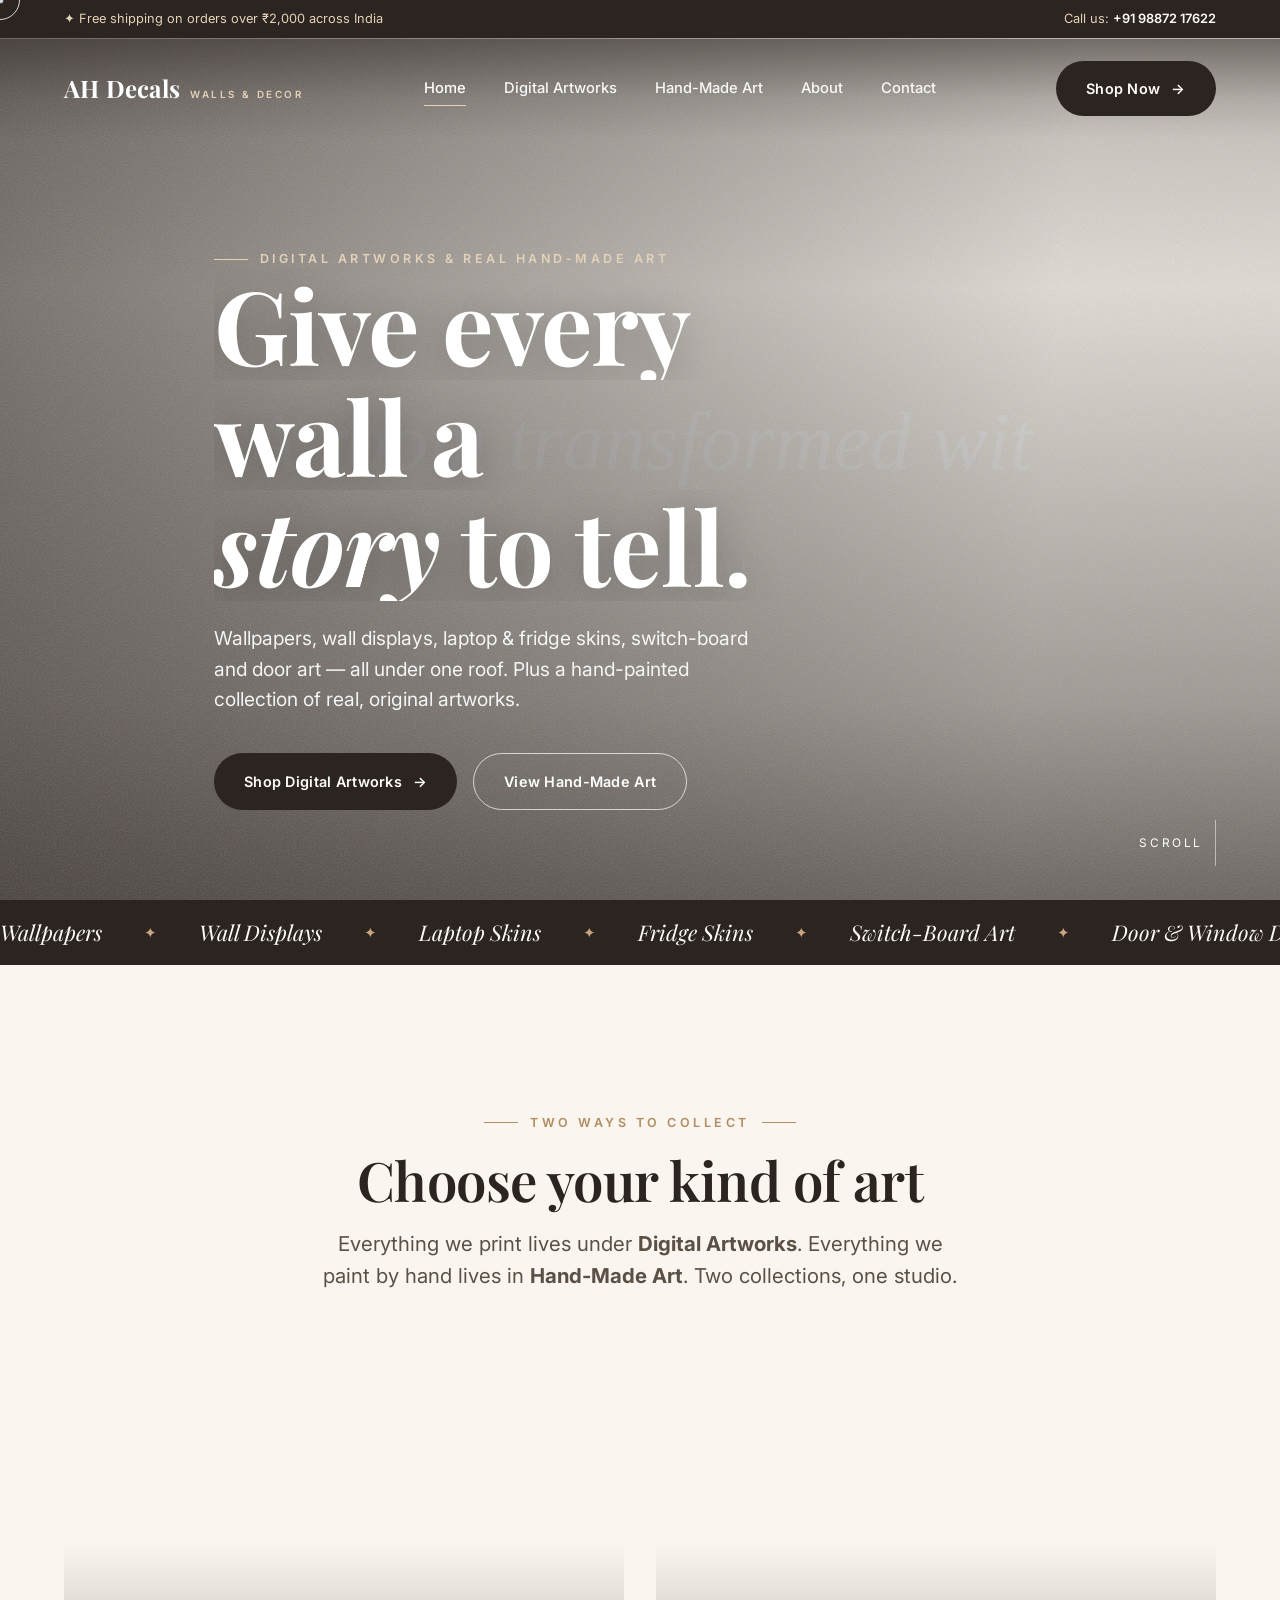
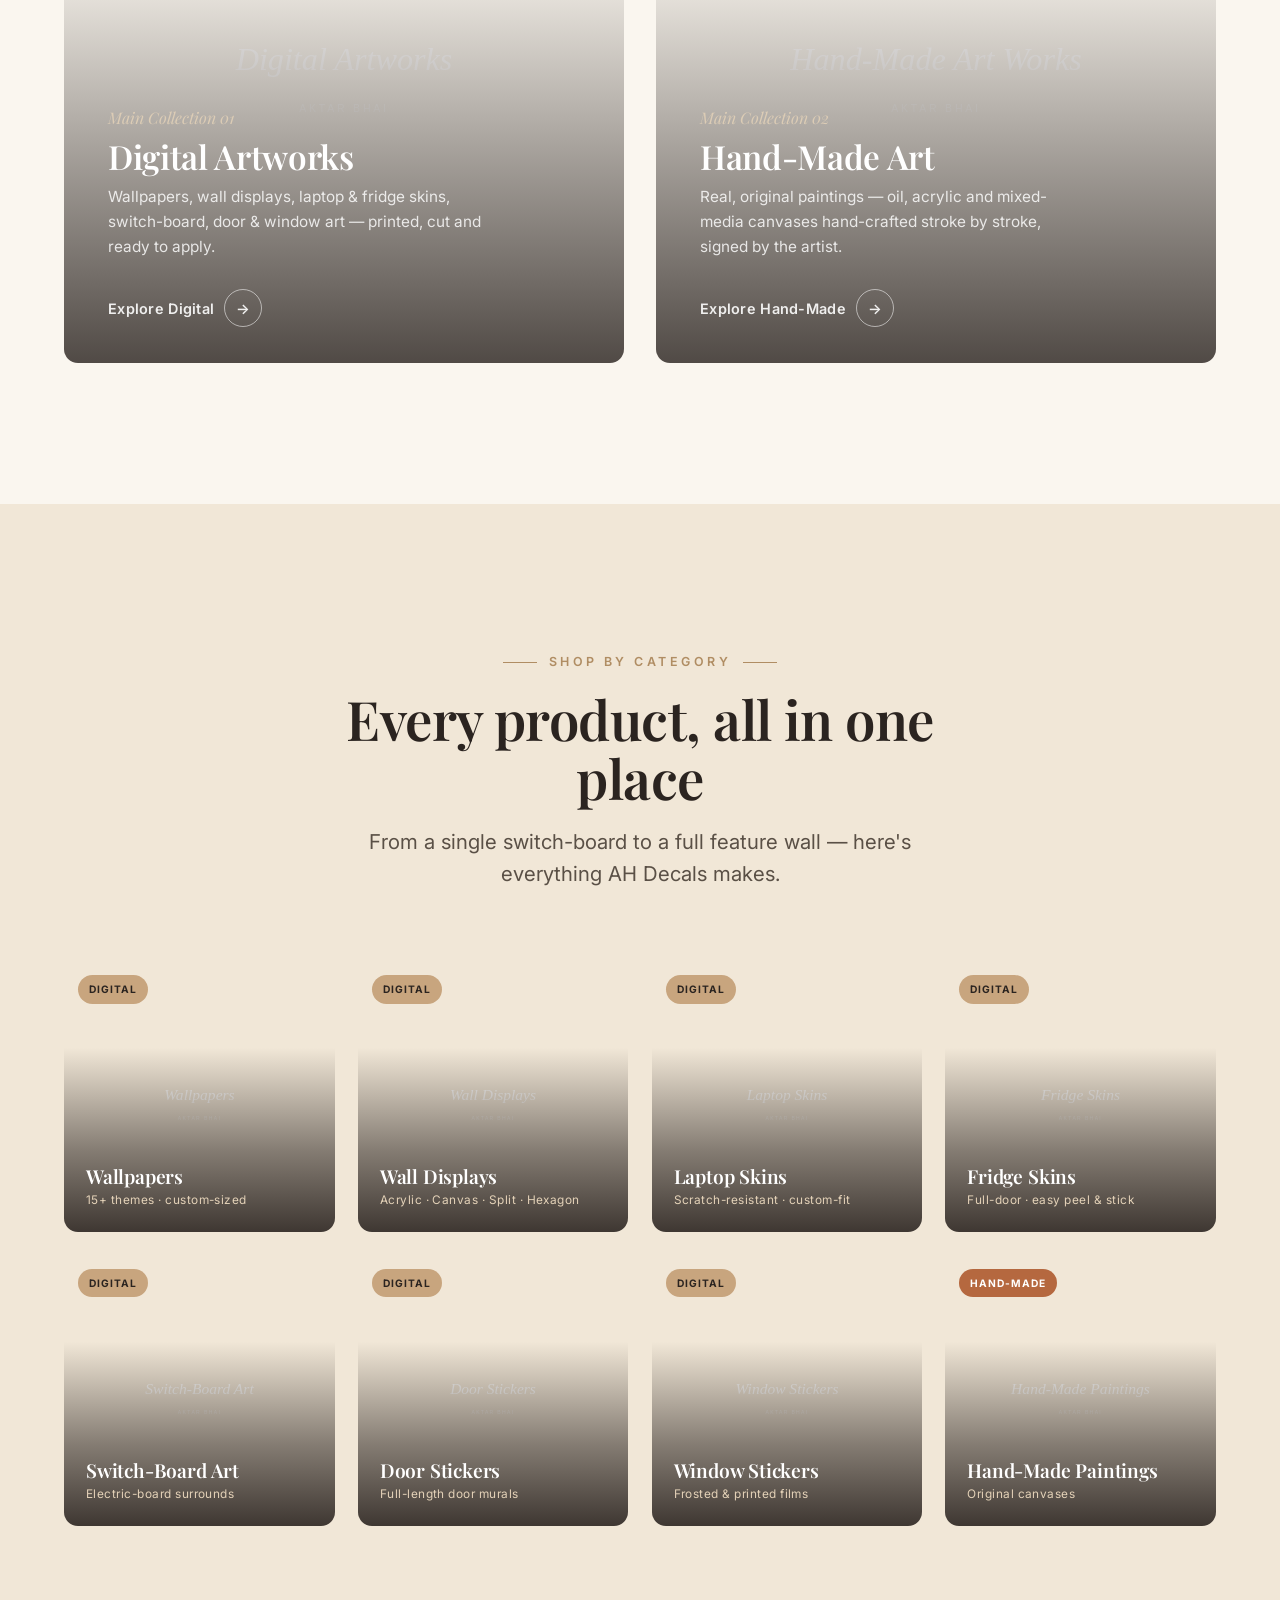
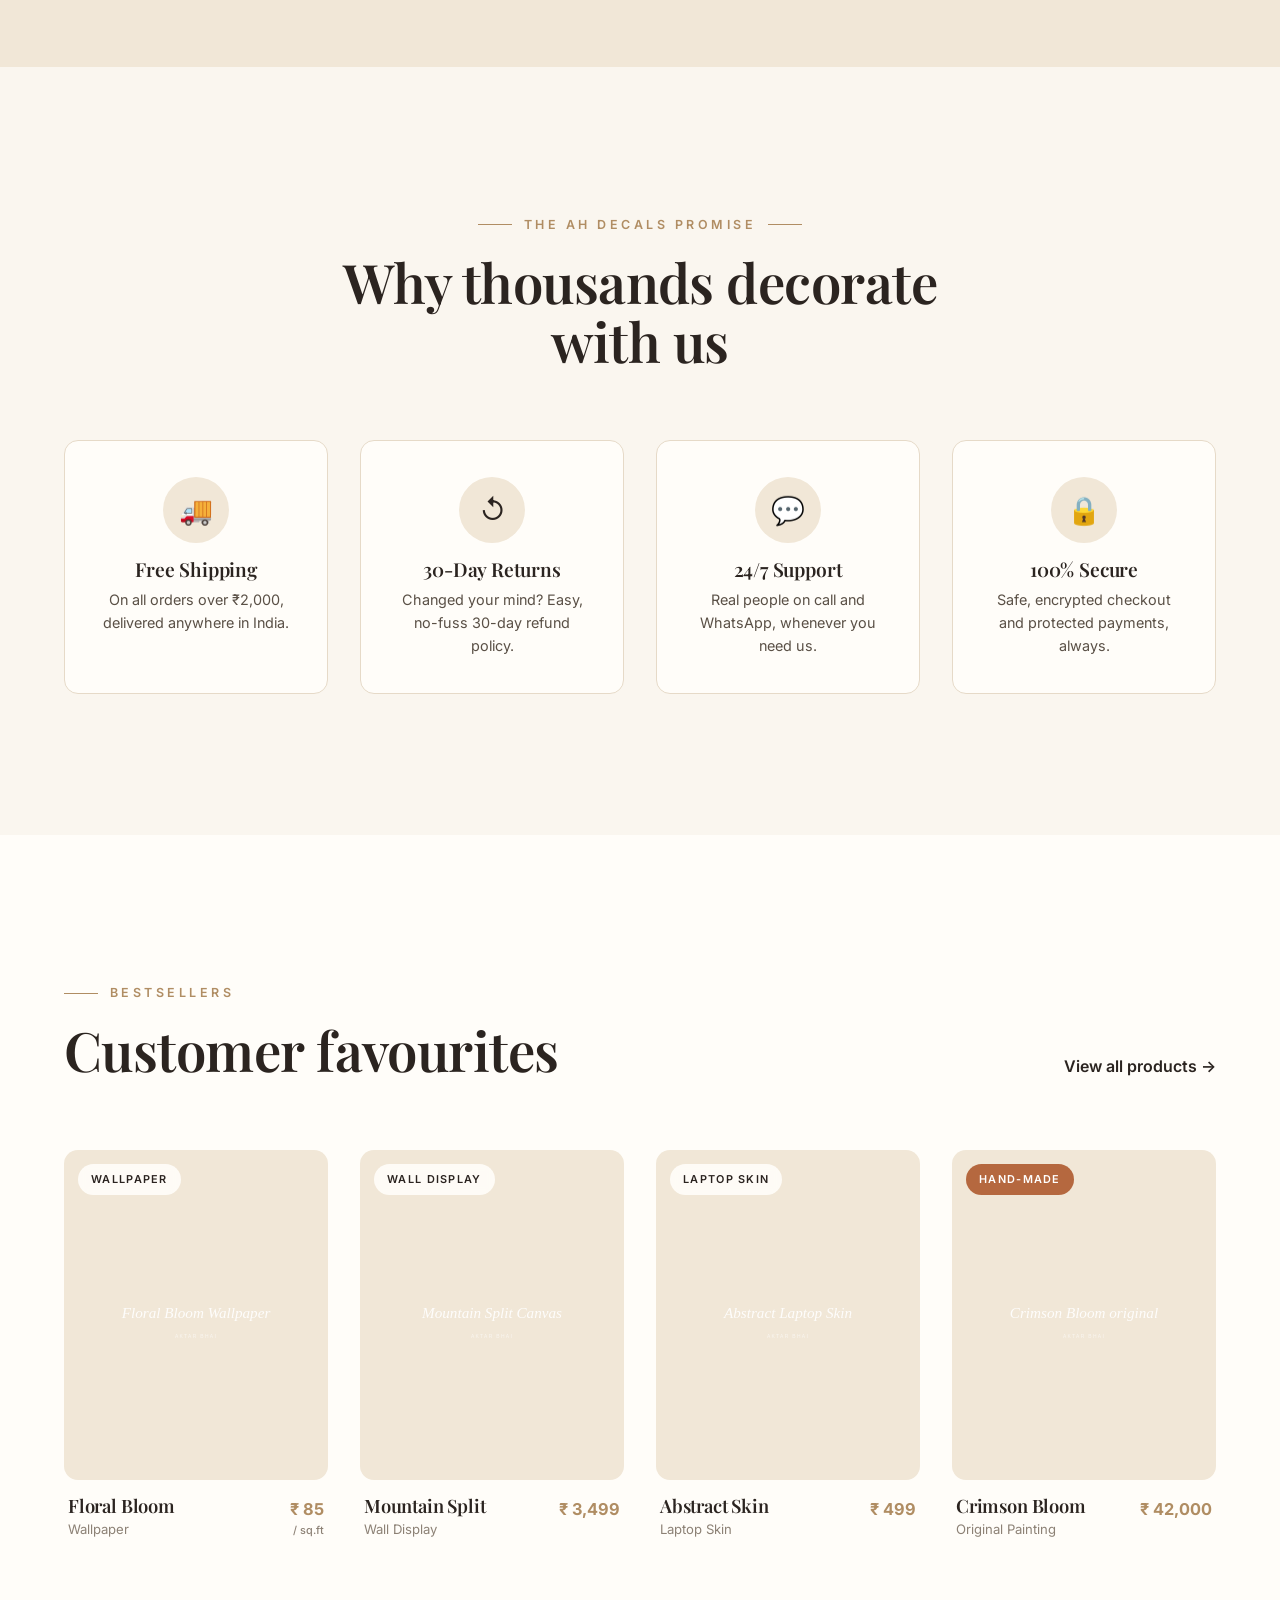
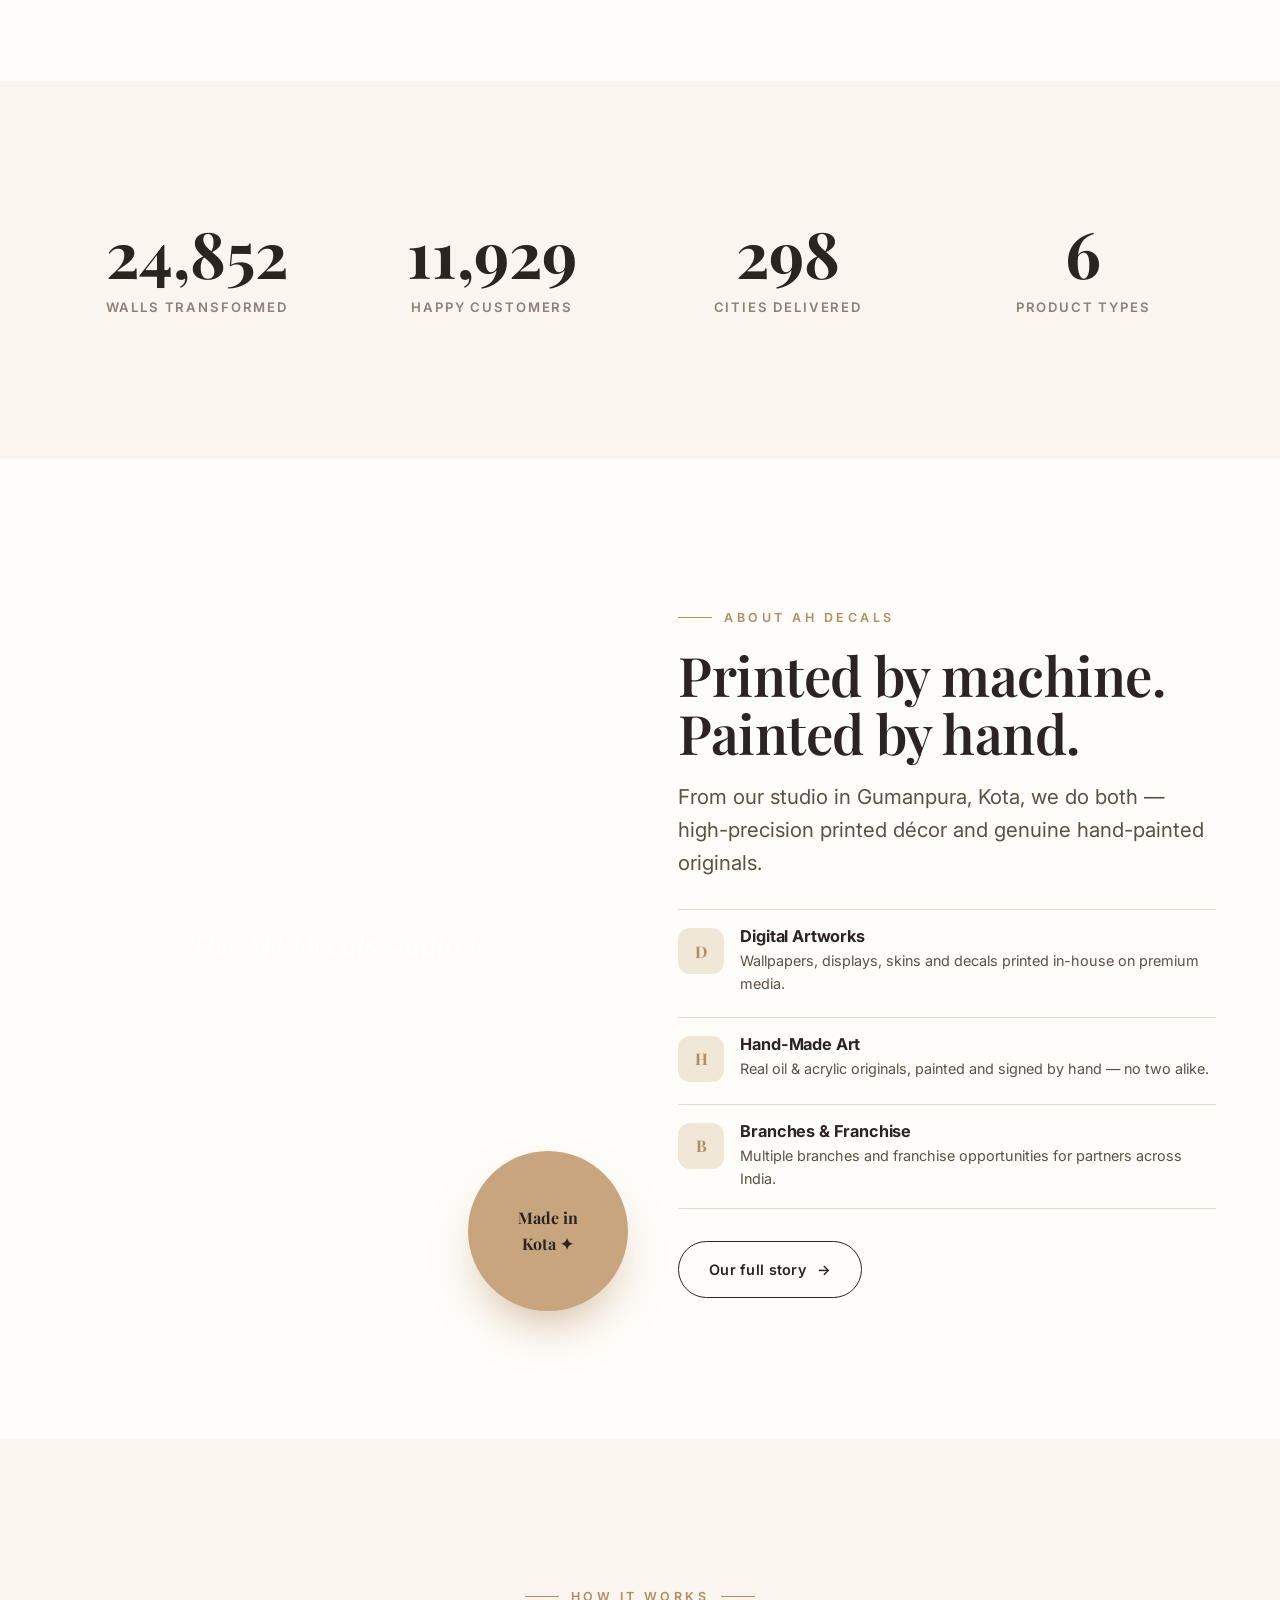
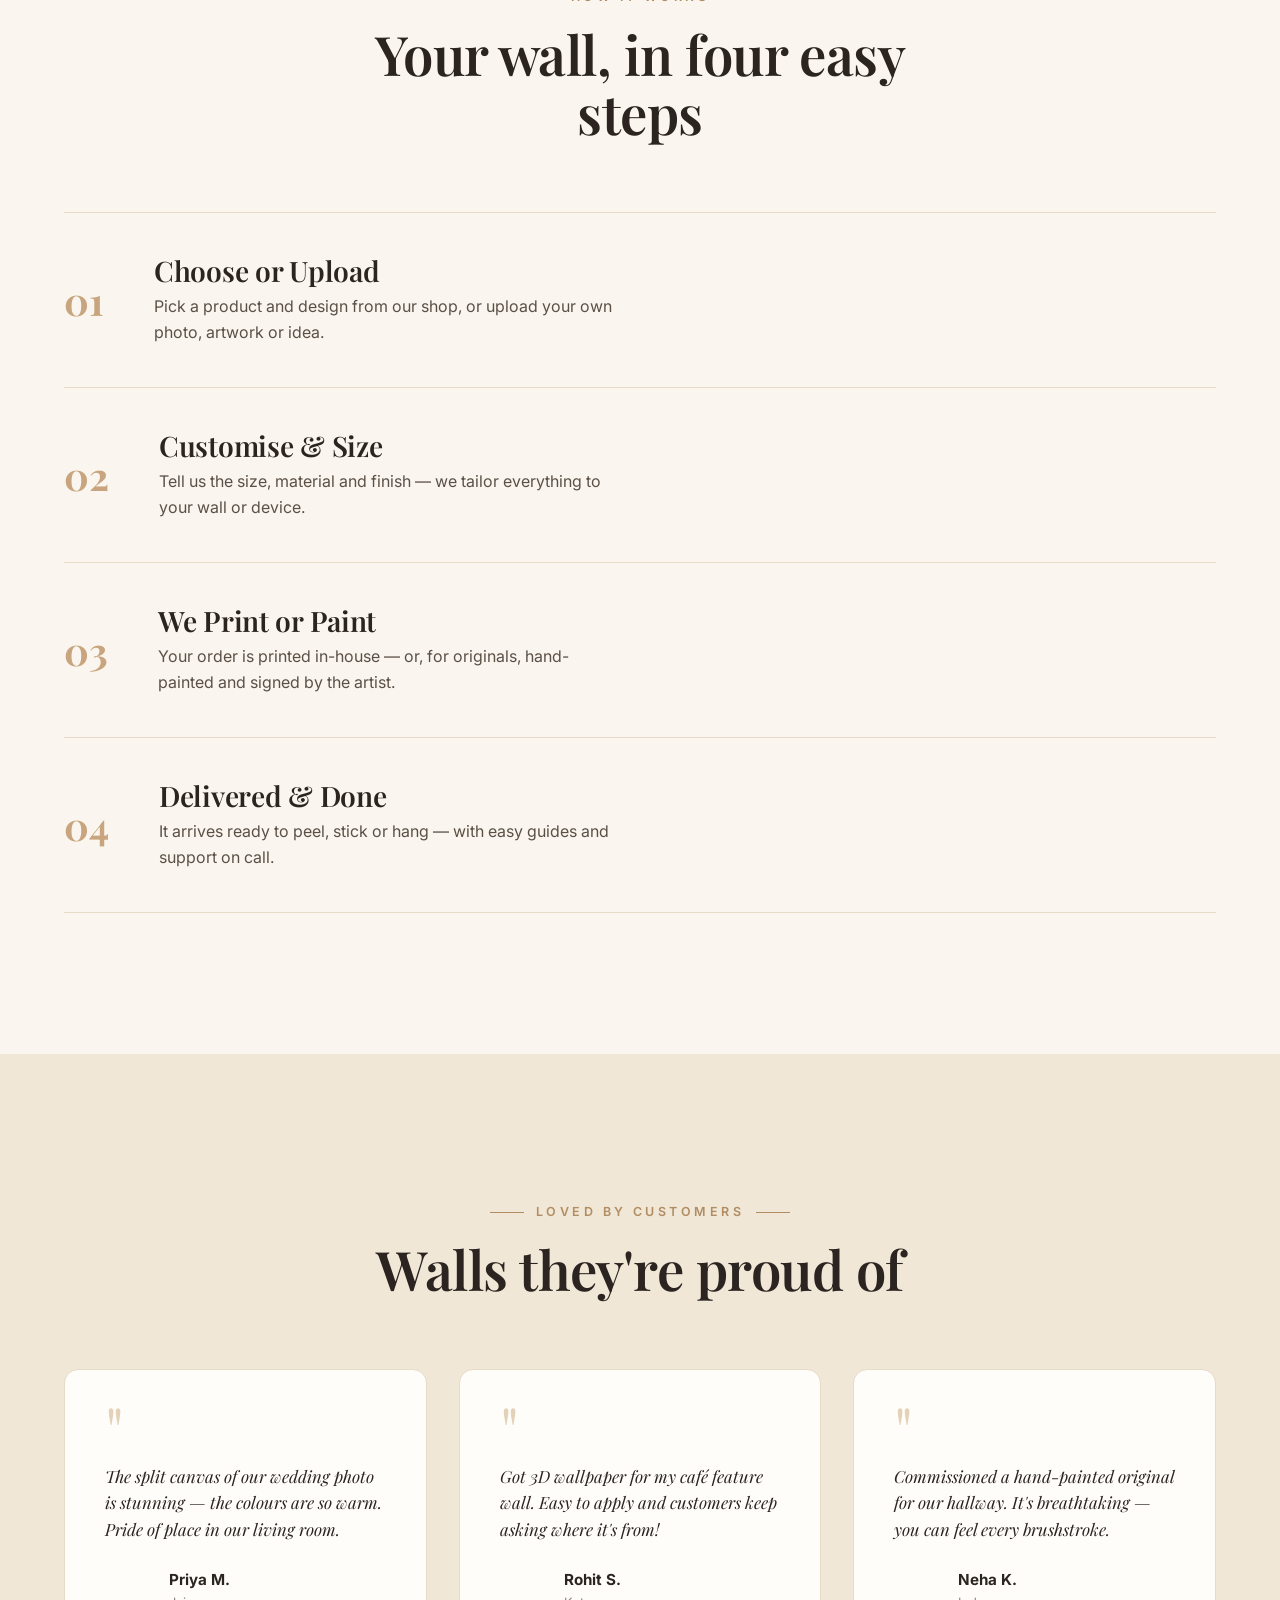
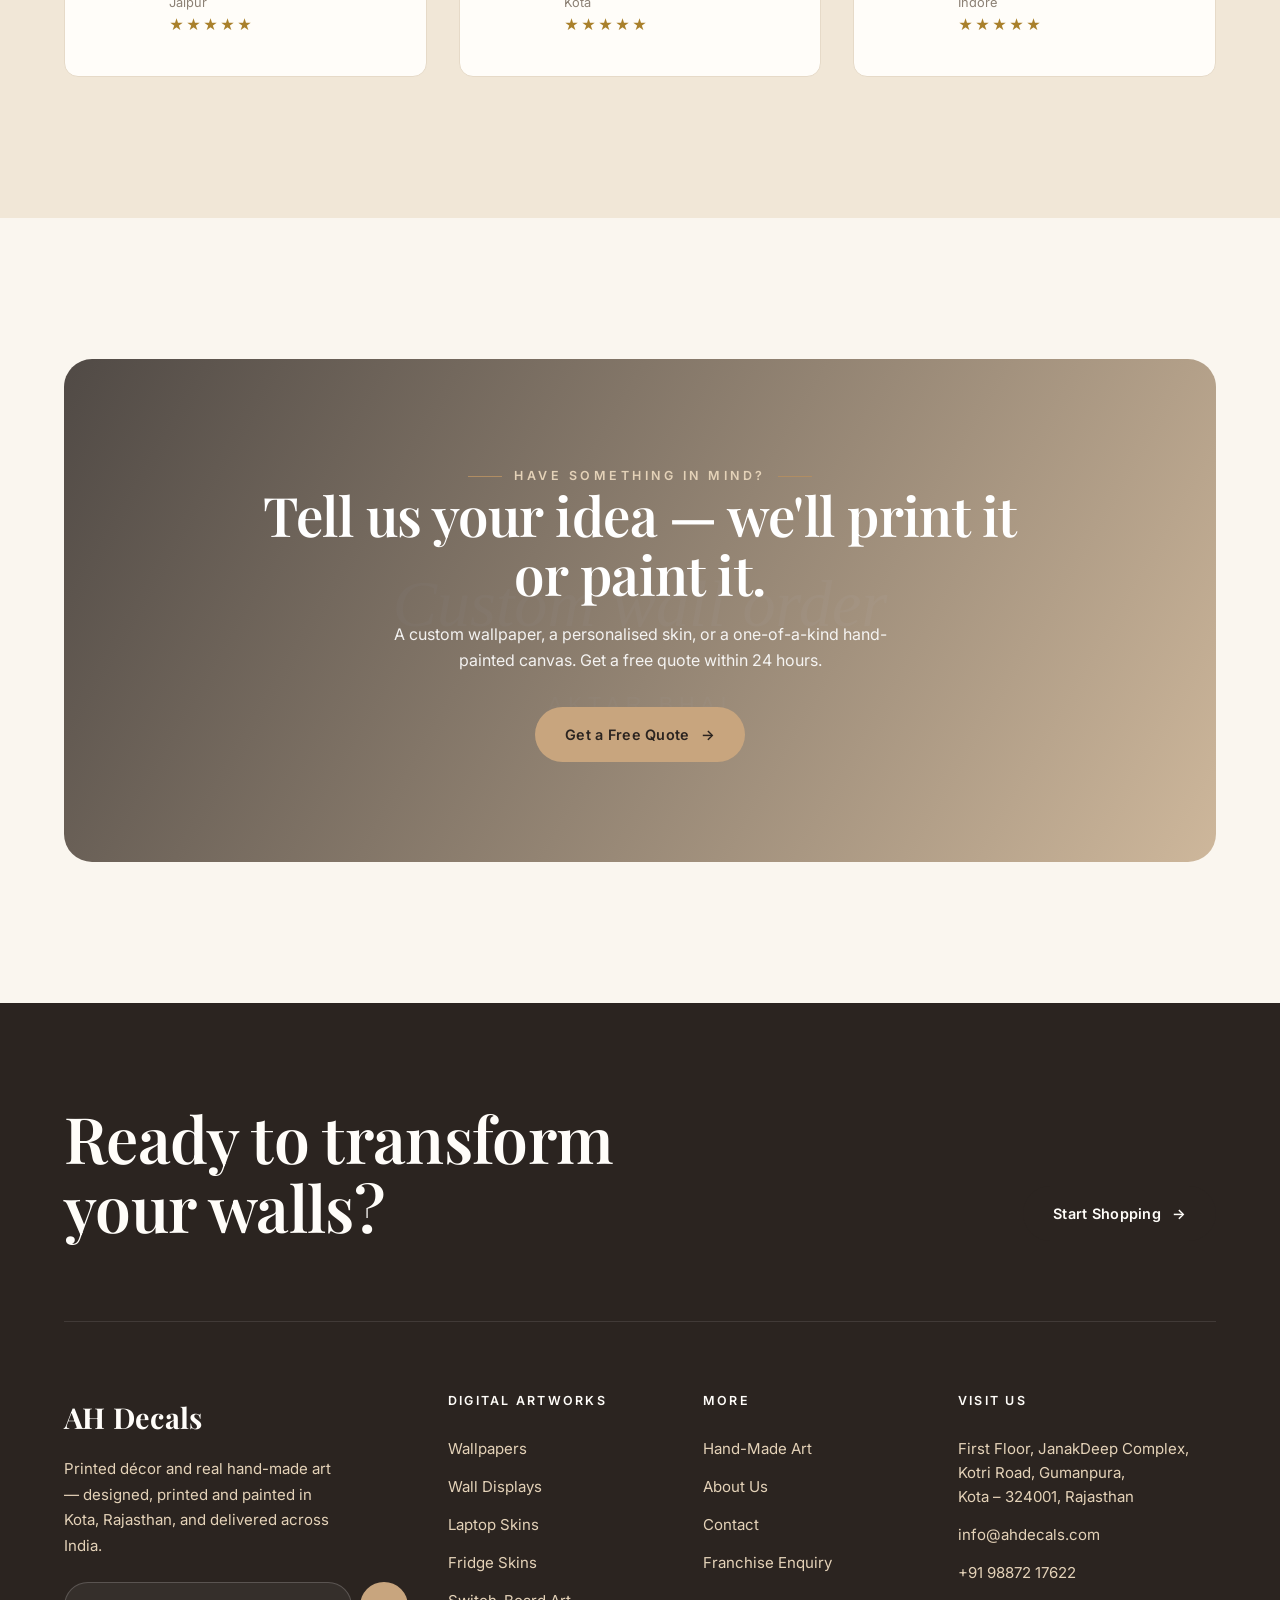
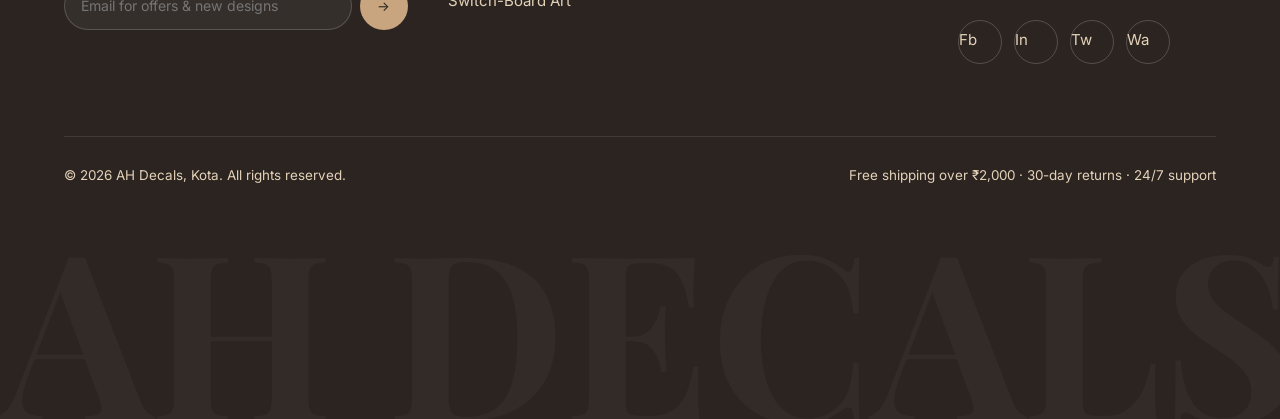
<file: index.html>
<!DOCTYPE html>
<html lang="en">
<head>
  <meta charset="UTF-8" />
  <meta name="viewport" content="width=device-width, initial-scale=1.0" />
  <title>AH Decals — Digital Artworks &amp; Hand-Made Art | Kota, India</title>
  <meta name="description" content="AH Decals — wallpapers, wall displays, laptop &amp; fridge skins, switch-board and door art under Digital Artworks, plus a separate collection of real hand-made paintings. Designed and printed in Kota, India." />
  <link rel="preconnect" href="https://fonts.googleapis.com" />
  <link rel="preconnect" href="https://fonts.gstatic.com" crossorigin />
  <link href="https://fonts.googleapis.com/css2?family=Inter:wght@400;500;600;700&family=Playfair+Display:ital,wght@0,500;0,600;0,700;1,500;1,600&display=swap" rel="stylesheet" />
  <link rel="stylesheet" href="css/style.css" />
  <link rel="icon" href="data:image/svg+xml,<svg xmlns='http://www.w3.org/2000/svg' viewBox='0 0 100 100'><rect width='100' height='100' rx='22' fill='%23C8A57E'/><text x='50' y='68' font-family='Georgia' font-size='44' font-weight='700' fill='%232B2420' text-anchor='middle'>AH</text></svg>" />
</head>
<body>

  <!-- CURSOR -->
  <div class="cursor-dot"></div>
  <div class="cursor-ring"></div>
  <div class="scroll-progress"></div>

  <!-- TOP BAR -->
  <div class="topbar">
    <div class="container topbar-inner">
      <span>✦ Free shipping on orders over ₹2,000 across India</span>
      <span class="topbar-right">Call us: <a href="tel:+919887217622">+91 98872 17622</a></span>
    </div>
  </div>

  <!-- NAV -->
  <header class="nav nav-has-topbar nav-over-hero">
    <div class="container nav-inner">
      <a href="index.html" class="brand" data-cursor>
        <span class="brand-name">AH Decals</span>
        <span class="brand-tag">Walls &amp; Decor</span>
      </a>
      <nav class="nav-links">
        <a href="index.html" class="active">Home</a>
        <a href="digital-artworks.html">Digital Artworks</a>
        <a href="handmade-art.html">Hand-Made Art</a>
        <a href="about.html">About</a>
        <a href="contact.html">Contact</a>
      </nav>
      <div class="nav-cta">
        <a href="digital-artworks.html" class="btn btn-primary" data-magnetic>Shop Now <span class="arrow">→</span></a>
        <button class="burger" aria-label="Menu"><span></span><span></span><span></span></button>
      </div>
    </div>
  </header>

  <!-- MOBILE MENU -->
  <div class="mobile-menu">
    <a href="index.html">Home</a>
    <a href="digital-artworks.html">Digital Artworks</a>
    <a href="handmade-art.html">Hand-Made Art</a>
    <a href="about.html">About</a>
    <a href="contact.html">Contact</a>
    <div class="mobile-menu-foot">info@ahdecals.com · +91 98872 17622</div>
  </div>

  <!-- HERO -->
  <section class="hero">
    <div class="hero-bg">
      <img src="https://images.unsplash.com/photo-1616137466211-f939a420be84?auto=format&fit=crop&w=1920&q=80" alt="A room transformed with AH Decals wall art" />
    </div>
    <div class="hero-grain"></div>
    <div class="container hero-content">
      <p class="eyebrow hero-fade">Digital Artworks &amp; Real Hand-Made Art</p>
      <h1 class="h-display">
        <span class="reveal-line"><span>Give every</span></span>
        <span class="reveal-line"><span>wall a</span></span>
        <span class="reveal-line"><span><em class="serif-italic">story</em> to tell.</span></span>
      </h1>
      <p class="hero-sub hero-fade">Wallpapers, wall displays, laptop &amp; fridge skins, switch-board and door art — all under one roof. Plus a hand-painted collection of real, original artworks.</p>
      <div class="hero-actions hero-fade">
        <a href="digital-artworks.html" class="btn btn-primary" data-magnetic>Shop Digital Artworks <span class="arrow">→</span></a>
        <a href="handmade-art.html" class="btn btn-outline">View Hand-Made Art</a>
      </div>
    </div>
    <div class="hero-scroll"><span>Scroll</span><span class="line"></span></div>
  </section>

  <!-- MARQUEE -->
  <div class="marquee">
    <div class="marquee-track">
      <span>Wallpapers</span><span>Wall Displays</span><span>Laptop Skins</span><span>Fridge Skins</span><span>Switch-Board Art</span><span>Door &amp; Window Decals</span><span>Hand-Made Paintings</span>
      <span>Wallpapers</span><span>Wall Displays</span><span>Laptop Skins</span><span>Fridge Skins</span><span>Switch-Board Art</span><span>Door &amp; Window Decals</span><span>Hand-Made Paintings</span>
    </div>
  </div>

  <!-- TWO MAIN CATEGORIES -->
  <section class="section">
    <div class="container">
      <div class="section-head center" data-reveal>
        <span class="eyebrow center">Two Ways to Collect</span>
        <h2 class="h2">Choose your kind of art</h2>
        <p class="lead">Everything we print lives under <strong>Digital Artworks</strong>. Everything we paint by hand lives in <strong>Hand-Made Art</strong>. Two collections, one studio.</p>
      </div>
      <div class="grid cols-2">
        <a href="digital-artworks.html" class="cat-card" data-reveal="left" data-cursor>
          <img src="https://images.unsplash.com/photo-1615529182904-14819c35db37?auto=format&fit=crop&w=1100&q=80" alt="Digital Artworks" />
          <div class="cat-card-body">
            <span class="num">Main Collection 01</span>
            <h3 class="h3">Digital Artworks</h3>
            <p>Wallpapers, wall displays, laptop &amp; fridge skins, switch-board, door &amp; window art — printed, cut and ready to apply.</p>
            <span class="cat-go">Explore Digital <span>→</span></span>
          </div>
        </a>
        <a href="handmade-art.html" class="cat-card" data-reveal="right" data-cursor>
          <img src="https://images.unsplash.com/photo-1578926375605-eaf7559b1458?auto=format&fit=crop&w=1100&q=80" alt="Hand-Made Art Works" />
          <div class="cat-card-body">
            <span class="num">Main Collection 02</span>
            <h3 class="h3">Hand-Made Art</h3>
            <p>Real, original paintings — oil, acrylic and mixed-media canvases hand-crafted stroke by stroke, signed by the artist.</p>
            <span class="cat-go">Explore Hand-Made <span>→</span></span>
          </div>
        </a>
      </div>
    </div>
  </section>

  <!-- SHOP BY CATEGORY (every SKU) -->
  <section class="section bg-tint">
    <div class="container">
      <div class="section-head center" data-reveal>
        <span class="eyebrow center">Shop by Category</span>
        <h2 class="h2">Every product, all in one place</h2>
        <p class="lead">From a single switch-board to a full feature wall — here's everything AH Decals makes.</p>
      </div>
      <div class="type-grid">
        <a href="digital-artworks.html#wallpaper" class="type-tile" data-reveal data-delay="1" data-cursor>
          <span class="tt-badge">Digital</span><span class="tt-arrow">→</span>
          <img src="https://images.unsplash.com/photo-1615875605825-5eb9bb5d52ac?auto=format&fit=crop&w=700&q=80" alt="Wallpapers" />
          <div class="type-tile-body"><h4>Wallpapers</h4><span>15+ themes · custom-sized</span></div>
        </a>
        <a href="digital-artworks.html#displays" class="type-tile" data-reveal data-delay="2" data-cursor>
          <span class="tt-badge">Digital</span><span class="tt-arrow">→</span>
          <img src="https://images.unsplash.com/photo-1545324418-cc1a3fa10c00?auto=format&fit=crop&w=700&q=80" alt="Wall Displays" />
          <div class="type-tile-body"><h4>Wall Displays</h4><span>Acrylic · Canvas · Split · Hexagon</span></div>
        </a>
        <a href="digital-artworks.html#laptop" class="type-tile" data-reveal data-delay="3" data-cursor>
          <span class="tt-badge">Digital</span><span class="tt-arrow">→</span>
          <img src="https://images.unsplash.com/photo-1517336714731-489689fd1ca8?auto=format&fit=crop&w=700&q=80" alt="Laptop Skins" />
          <div class="type-tile-body"><h4>Laptop Skins</h4><span>Scratch-resistant · custom-fit</span></div>
        </a>
        <a href="digital-artworks.html#fridge" class="type-tile" data-reveal data-delay="4" data-cursor>
          <span class="tt-badge">Digital</span><span class="tt-arrow">→</span>
          <img src="https://images.unsplash.com/photo-1571175443880-49e1d25b2bc5?auto=format&fit=crop&w=700&q=80" alt="Fridge Skins" />
          <div class="type-tile-body"><h4>Fridge Skins</h4><span>Full-door · easy peel &amp; stick</span></div>
        </a>
        <a href="digital-artworks.html#board" class="type-tile" data-reveal data-delay="1" data-cursor>
          <span class="tt-badge">Digital</span><span class="tt-arrow">→</span>
          <img src="https://images.unsplash.com/photo-1565538810643-b5bdb714032a?auto=format&fit=crop&w=700&q=80" alt="Switch-Board Art" />
          <div class="type-tile-body"><h4>Switch-Board Art</h4><span>Electric-board surrounds</span></div>
        </a>
        <a href="digital-artworks.html#door" class="type-tile" data-reveal data-delay="2" data-cursor>
          <span class="tt-badge">Digital</span><span class="tt-arrow">→</span>
          <img src="https://images.unsplash.com/photo-1506377247377-2a5b3b417ebb?auto=format&fit=crop&w=700&q=80" alt="Door Stickers" />
          <div class="type-tile-body"><h4>Door Stickers</h4><span>Full-length door murals</span></div>
        </a>
        <a href="digital-artworks.html#window" class="type-tile" data-reveal data-delay="3" data-cursor>
          <span class="tt-badge">Digital</span><span class="tt-arrow">→</span>
          <img src="https://images.unsplash.com/photo-1502005229762-cf1b2da7c5d6?auto=format&fit=crop&w=700&q=80" alt="Window Stickers" />
          <div class="type-tile-body"><h4>Window Stickers</h4><span>Frosted &amp; printed films</span></div>
        </a>
        <a href="handmade-art.html" class="type-tile" data-reveal data-delay="4" data-cursor>
          <span class="tt-badge" style="background:var(--terra);color:#fff;">Hand-Made</span><span class="tt-arrow">→</span>
          <img src="https://images.unsplash.com/photo-1579783902614-a3fb3927b6a5?auto=format&fit=crop&w=700&q=80" alt="Hand-Made Paintings" />
          <div class="type-tile-body"><h4>Hand-Made Paintings</h4><span>Original canvases</span></div>
        </a>
      </div>
    </div>
  </section>

  <!-- WHY CHOOSE US -->
  <section class="section">
    <div class="container">
      <div class="section-head center" data-reveal>
        <span class="eyebrow center">The AH Decals Promise</span>
        <h2 class="h2">Why thousands decorate with us</h2>
      </div>
      <div class="grid cols-4">
        <div class="promo-card" data-reveal data-delay="1"><div class="promo-ic">🚚</div><h4>Free Shipping</h4><p>On all orders over ₹2,000, delivered anywhere in India.</p></div>
        <div class="promo-card" data-reveal data-delay="2"><div class="promo-ic">↺</div><h4>30-Day Returns</h4><p>Changed your mind? Easy, no-fuss 30-day refund policy.</p></div>
        <div class="promo-card" data-reveal data-delay="3"><div class="promo-ic">💬</div><h4>24/7 Support</h4><p>Real people on call and WhatsApp, whenever you need us.</p></div>
        <div class="promo-card" data-reveal data-delay="4"><div class="promo-ic">🔒</div><h4>100% Secure</h4><p>Safe, encrypted checkout and protected payments, always.</p></div>
      </div>
    </div>
  </section>

  <!-- FEATURED PRODUCTS -->
  <section class="section bg-cream">
    <div class="container">
      <div class="section-head" data-reveal style="display:flex;justify-content:space-between;align-items:flex-end;max-width:100%;flex-wrap:wrap;gap:24px;">
        <div style="max-width:560px;">
          <span class="eyebrow">Bestsellers</span>
          <h2 class="h2" style="margin-top:18px;">Customer favourites</h2>
        </div>
        <a href="digital-artworks.html" class="link-underline">View all products →</a>
      </div>
      <div class="grid cols-4">
        <article class="work-card" data-reveal data-delay="1"
          data-img="https://images.unsplash.com/photo-1462841525413-d31b0e3e8a6c?auto=format&fit=crop&w=900&q=80"
          data-title="Floral Bloom Wallpaper" data-artist="Digital · Wallpaper" data-price="₹ 85 / sq.ft" data-tag="Wallpaper"
          data-desc="A soft, painterly floral in warm camel and sage. Custom-sized and printed on easy-clean, non-woven wallpaper for a flawless feature wall.">
          <div class="work-media"><span class="work-tag">Wallpaper</span><button class="work-fav" aria-label="Favourite">♡</button>
            <img src="https://images.unsplash.com/photo-1462841525413-d31b0e3e8a6c?auto=format&fit=crop&w=900&q=80" alt="Floral Bloom Wallpaper" />
            <span class="work-view" data-view><span>Quick View</span></span></div>
          <div class="work-info"><div><h4>Floral Bloom</h4><p class="artist">Wallpaper</p></div><div class="work-price">₹ 85<small>/ sq.ft</small></div></div>
        </article>

        <article class="work-card" data-reveal data-delay="2"
          data-img="https://images.unsplash.com/photo-1501785888041-af3ef285b470?auto=format&fit=crop&w=900&q=80"
          data-title="Mountain Split Canvas" data-artist="Digital · Wall Display" data-price="₹ 3,499" data-tag="Wall Display"
          data-desc="A breathtaking landscape split across three gallery-wrapped panels. Upload your own photo or pick from our library.">
          <div class="work-media"><span class="work-tag">Wall Display</span><button class="work-fav" aria-label="Favourite">♡</button>
            <img src="https://images.unsplash.com/photo-1501785888041-af3ef285b470?auto=format&fit=crop&w=900&q=80" alt="Mountain Split Canvas" />
            <span class="work-view" data-view><span>Quick View</span></span></div>
          <div class="work-info"><div><h4>Mountain Split</h4><p class="artist">Wall Display</p></div><div class="work-price">₹ 3,499</div></div>
        </article>

        <article class="work-card" data-reveal data-delay="3"
          data-img="https://images.unsplash.com/photo-1496181133206-80ce9b88a853?auto=format&fit=crop&w=900&q=80"
          data-title="Abstract Laptop Skin" data-artist="Digital · Laptop Skin" data-price="₹ 499" data-tag="Laptop Skin"
          data-desc="A scratch-resistant vinyl skin with an air-release, residue-free finish. Cut to fit popular 13–16 inch laptops.">
          <div class="work-media"><span class="work-tag">Laptop Skin</span><button class="work-fav" aria-label="Favourite">♡</button>
            <img src="https://images.unsplash.com/photo-1496181133206-80ce9b88a853?auto=format&fit=crop&w=900&q=80" alt="Abstract Laptop Skin" />
            <span class="work-view" data-view><span>Quick View</span></span></div>
          <div class="work-info"><div><h4>Abstract Skin</h4><p class="artist">Laptop Skin</p></div><div class="work-price">₹ 499</div></div>
        </article>

        <article class="work-card" data-reveal data-delay="4"
          data-img="https://images.unsplash.com/photo-1578926375605-eaf7559b1458?auto=format&fit=crop&w=900&q=80"
          data-title="Crimson Bloom (Original)" data-artist="Hand-Made · Oil on Canvas" data-price="₹ 42,000" data-tag="Hand-Made"
          data-desc="A one-of-a-kind original, hand-painted in oil with a palette knife across a 36×48 inch gallery canvas. Signed by the artist.">
          <div class="work-media"><span class="work-tag" style="background:var(--terra);color:#fff;">Hand-Made</span><button class="work-fav" aria-label="Favourite">♡</button>
            <img src="https://images.unsplash.com/photo-1578926375605-eaf7559b1458?auto=format&fit=crop&w=900&q=80" alt="Crimson Bloom original painting" />
            <span class="work-view" data-view><span>Quick View</span></span></div>
          <div class="work-info"><div><h4>Crimson Bloom</h4><p class="artist">Original Painting</p></div><div class="work-price">₹ 42,000</div></div>
        </article>
      </div>
    </div>
  </section>

  <!-- STATS -->
  <section class="section">
    <div class="container">
      <div class="stats">
        <div class="stat" data-reveal data-delay="1"><div class="num" data-count="25000" data-suffix="+">0</div><p>Walls Transformed</p></div>
        <div class="stat" data-reveal data-delay="2"><div class="num" data-count="12000" data-suffix="+">0</div><p>Happy Customers</p></div>
        <div class="stat" data-reveal data-delay="3"><div class="num" data-count="300" data-suffix="+">0</div><p>Cities Delivered</p></div>
        <div class="stat" data-reveal data-delay="4"><div class="num" data-count="7" data-suffix="+">0</div><p>Product Types</p></div>
      </div>
    </div>
  </section>

  <!-- ABOUT SPLIT -->
  <section class="section bg-cream">
    <div class="container split">
      <div class="split-media" data-reveal="left">
        <div class="img-reveal rounded">
          <img src="https://images.unsplash.com/photo-1503602642458-232111445657?auto=format&fit=crop&w=900&q=80" alt="The AH Decals studio in Kota" style="aspect-ratio:4/5;object-fit:cover;width:100%;" />
        </div>
        <div class="badge"><span class="badge-spin">Made in<br>Kota ✦</span></div>
      </div>
      <div class="split-body" data-reveal="right">
        <span class="eyebrow">About AH Decals</span>
        <h2 class="h2" style="margin-top:18px;">Printed by machine. Painted by hand.</h2>
        <p class="lead" style="margin-top:18px;">From our studio in Gumanpura, Kota, we do both — high-precision printed décor and genuine hand-painted originals.</p>
        <ul class="feature-list">
          <li><span class="ic">D</span><div><h4>Digital Artworks</h4><p>Wallpapers, displays, skins and decals printed in-house on premium media.</p></div></li>
          <li><span class="ic">H</span><div><h4>Hand-Made Art</h4><p>Real oil &amp; acrylic originals, painted and signed by hand — no two alike.</p></div></li>
          <li><span class="ic">B</span><div><h4>Branches &amp; Franchise</h4><p>Multiple branches and franchise opportunities for partners across India.</p></div></li>
        </ul>
        <a href="about.html" class="btn btn-outline mt-m" data-magnetic>Our full story <span class="arrow">→</span></a>
      </div>
    </div>
  </section>

  <!-- PROCESS -->
  <section class="section">
    <div class="container">
      <div class="section-head center" data-reveal>
        <span class="eyebrow center">How It Works</span>
        <h2 class="h2">Your wall, in four easy steps</h2>
      </div>
      <div class="steps">
        <div class="step" data-reveal>
          <div><h3>Choose or Upload</h3><p>Pick a product and design from our shop, or upload your own photo, artwork or idea.</p></div>
          <div class="step-img"><img src="https://images.unsplash.com/photo-1499951360447-b19be8fe80f5?auto=format&fit=crop&w=400&q=80" alt="Choose" /></div>
        </div>
        <div class="step" data-reveal>
          <div><h3>Customise &amp; Size</h3><p>Tell us the size, material and finish — we tailor everything to your wall or device.</p></div>
          <div class="step-img"><img src="https://images.unsplash.com/photo-1572044162444-ad60f128bdea?auto=format&fit=crop&w=400&q=80" alt="Customise" /></div>
        </div>
        <div class="step" data-reveal>
          <div><h3>We Print or Paint</h3><p>Your order is printed in-house — or, for originals, hand-painted and signed by the artist.</p></div>
          <div class="step-img"><img src="https://images.unsplash.com/photo-1611532736597-de2d4265fba3?auto=format&fit=crop&w=400&q=80" alt="Make" /></div>
        </div>
        <div class="step" data-reveal>
          <div><h3>Delivered &amp; Done</h3><p>It arrives ready to peel, stick or hang — with easy guides and support on call.</p></div>
          <div class="step-img"><img src="https://images.unsplash.com/photo-1607344645866-009c320b63e0?auto=format&fit=crop&w=400&q=80" alt="Delivered" /></div>
        </div>
      </div>
    </div>
  </section>

  <!-- TESTIMONIALS -->
  <section class="section bg-tint">
    <div class="container">
      <div class="section-head center" data-reveal>
        <span class="eyebrow center">Loved by Customers</span>
        <h2 class="h2">Walls they're proud of</h2>
      </div>
      <div class="grid cols-3">
        <div class="quote-card" data-reveal data-delay="1">
          <div class="mark">"</div>
          <p>The split canvas of our wedding photo is stunning — the colours are so warm. Pride of place in our living room.</p>
          <div class="quote-who"><img src="https://images.unsplash.com/photo-1494790108377-be9c29b29330?auto=format&fit=crop&w=200&q=80" alt="Priya" /><div><strong>Priya M.</strong><span>Jaipur</span><div class="stars">★★★★★</div></div></div>
        </div>
        <div class="quote-card" data-reveal data-delay="2">
          <div class="mark">"</div>
          <p>Got 3D wallpaper for my café feature wall. Easy to apply and customers keep asking where it's from!</p>
          <div class="quote-who"><img src="https://images.unsplash.com/photo-1500648767791-00dcc994a43e?auto=format&fit=crop&w=200&q=80" alt="Rohit" /><div><strong>Rohit S.</strong><span>Kota</span><div class="stars">★★★★★</div></div></div>
        </div>
        <div class="quote-card" data-reveal data-delay="3">
          <div class="mark">"</div>
          <p>Commissioned a hand-painted original for our hallway. It's breathtaking — you can feel every brushstroke.</p>
          <div class="quote-who"><img src="https://images.unsplash.com/photo-1438761681033-6461ffad8d80?auto=format&fit=crop&w=200&q=80" alt="Neha" /><div><strong>Neha K.</strong><span>Indore</span><div class="stars">★★★★★</div></div></div>
        </div>
      </div>
    </div>
  </section>

  <!-- CTA BAND -->
  <section class="section">
    <div class="container">
      <div class="cta-band" data-reveal="scale">
        <img src="https://images.unsplash.com/photo-1513519245088-0e12902e35ca?auto=format&fit=crop&w=1600&q=80" alt="Custom wall order" />
        <span class="eyebrow center" style="color:var(--camel-soft);">Have Something in Mind?</span>
        <h2 class="h2">Tell us your idea — we'll print it or paint it.</h2>
        <p>A custom wallpaper, a personalised skin, or a one-of-a-kind hand-painted canvas. Get a free quote within 24 hours.</p>
        <a href="contact.html" class="btn btn-primary" data-magnetic>Get a Free Quote <span class="arrow">→</span></a>
      </div>
    </div>
  </section>

  <!-- FOOTER -->
  <footer class="footer">
    <div class="container">
      <div class="footer-cta">
        <h2>Ready to transform your walls?</h2>
        <a href="digital-artworks.html" class="btn btn-primary" data-magnetic>Start Shopping <span class="arrow">→</span></a>
      </div>
      <div class="footer-cols">
        <div class="footer-col footer-brand">
          <span class="brand-name" style="font-family:var(--font-display);font-weight:700;">AH Decals</span>
          <p>Printed décor and real hand-made art — designed, printed and painted in Kota, Rajasthan, and delivered across India.</p>
          <form class="footer-news" data-form="news">
            <input type="email" placeholder="Email for offers &amp; new designs" required />
            <button type="submit" aria-label="Subscribe">→</button>
          </form>
        </div>
        <div class="footer-col">
          <h4>Digital Artworks</h4>
          <a href="digital-artworks.html#wallpaper">Wallpapers</a>
          <a href="digital-artworks.html#displays">Wall Displays</a>
          <a href="digital-artworks.html#laptop">Laptop Skins</a>
          <a href="digital-artworks.html#fridge">Fridge Skins</a>
          <a href="digital-artworks.html#board">Switch-Board Art</a>
        </div>
        <div class="footer-col">
          <h4>More</h4>
          <a href="handmade-art.html">Hand-Made Art</a>
          <a href="about.html">About Us</a>
          <a href="contact.html">Contact</a>
          <a href="contact.html">Franchise Enquiry</a>
        </div>
        <div class="footer-col">
          <h4>Visit Us</h4>
          <p>First Floor, JanakDeep Complex,<br>Kotri Road, Gumanpura,<br>Kota – 324001, Rajasthan</p>
          <p>info@ahdecals.com</p>
          <p>+91 98872 17622</p>
          <div class="socials">
            <a href="#" aria-label="Facebook">Fb</a>
            <a href="#" aria-label="Instagram">In</a>
            <a href="#" aria-label="Twitter">Tw</a>
            <a href="#" aria-label="WhatsApp">Wa</a>
          </div>
        </div>
      </div>
      <div class="footer-bottom">
        <span>© <span data-year>2026</span> AH Decals, Kota. All rights reserved.</span>
        <span>Free shipping over ₹2,000 · 30-day returns · 24/7 support</span>
      </div>
    </div>
    <div class="footer-watermark">AH DECALS</div>
  </footer>

  <!-- TOAST -->
  <div class="toast"><span class="dot"></span><span class="toast-msg"></span></div>

  <!-- BACK TO TOP -->
  <button class="to-top" aria-label="Back to top">↑</button>

  <script src="js/main.js"></script>
</body>
</html>
</file>
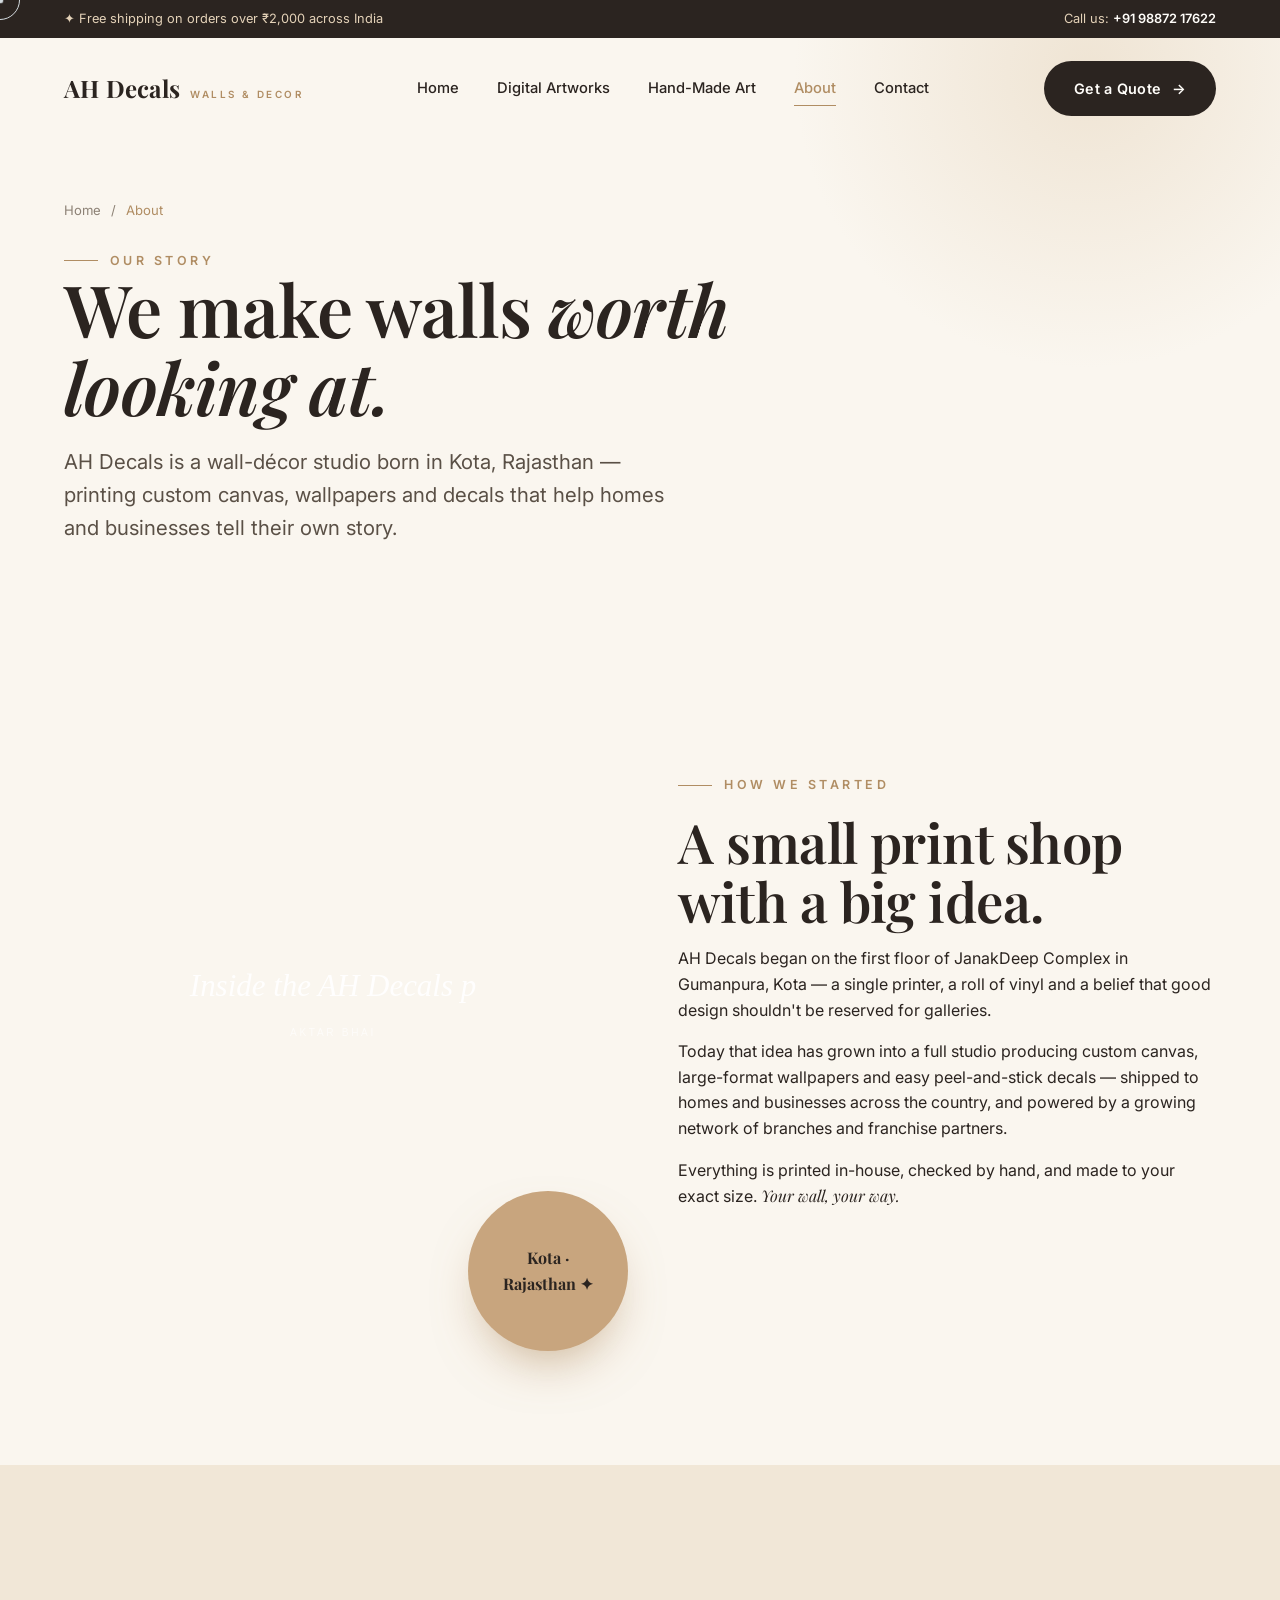
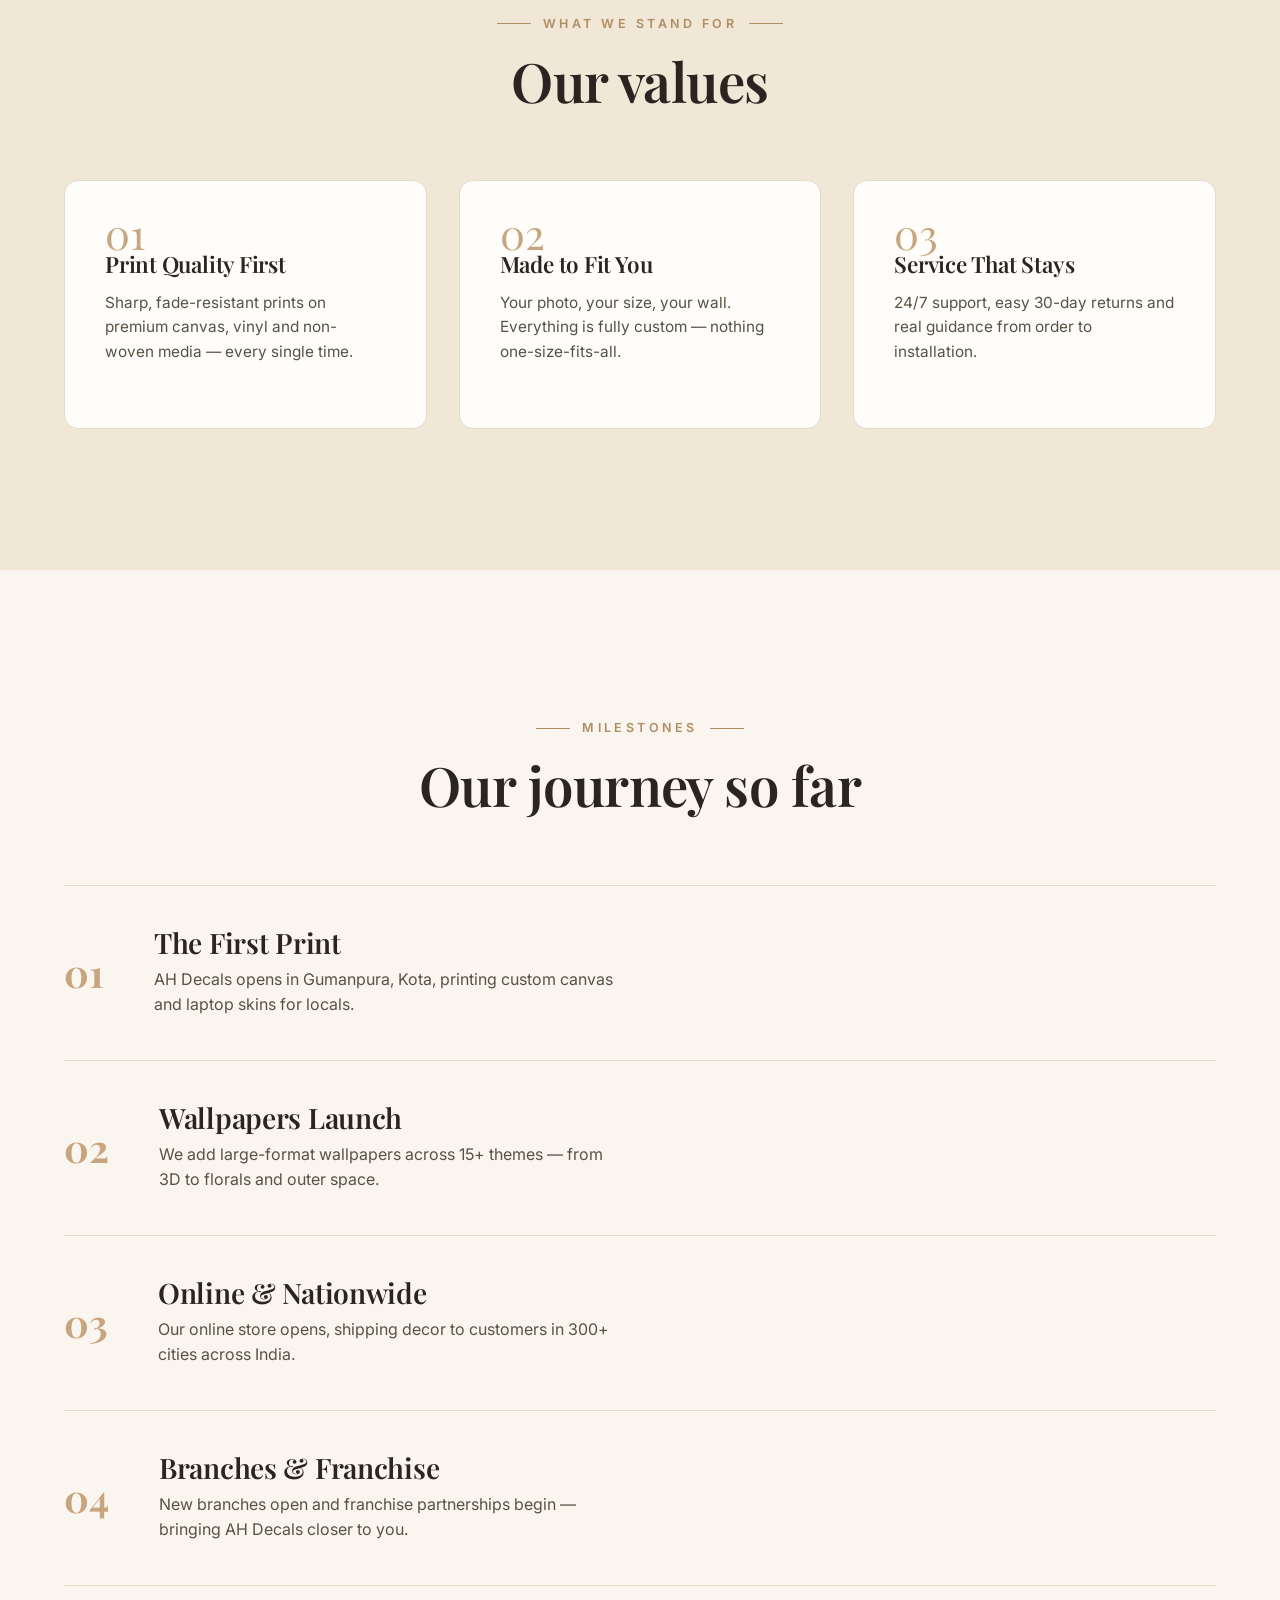
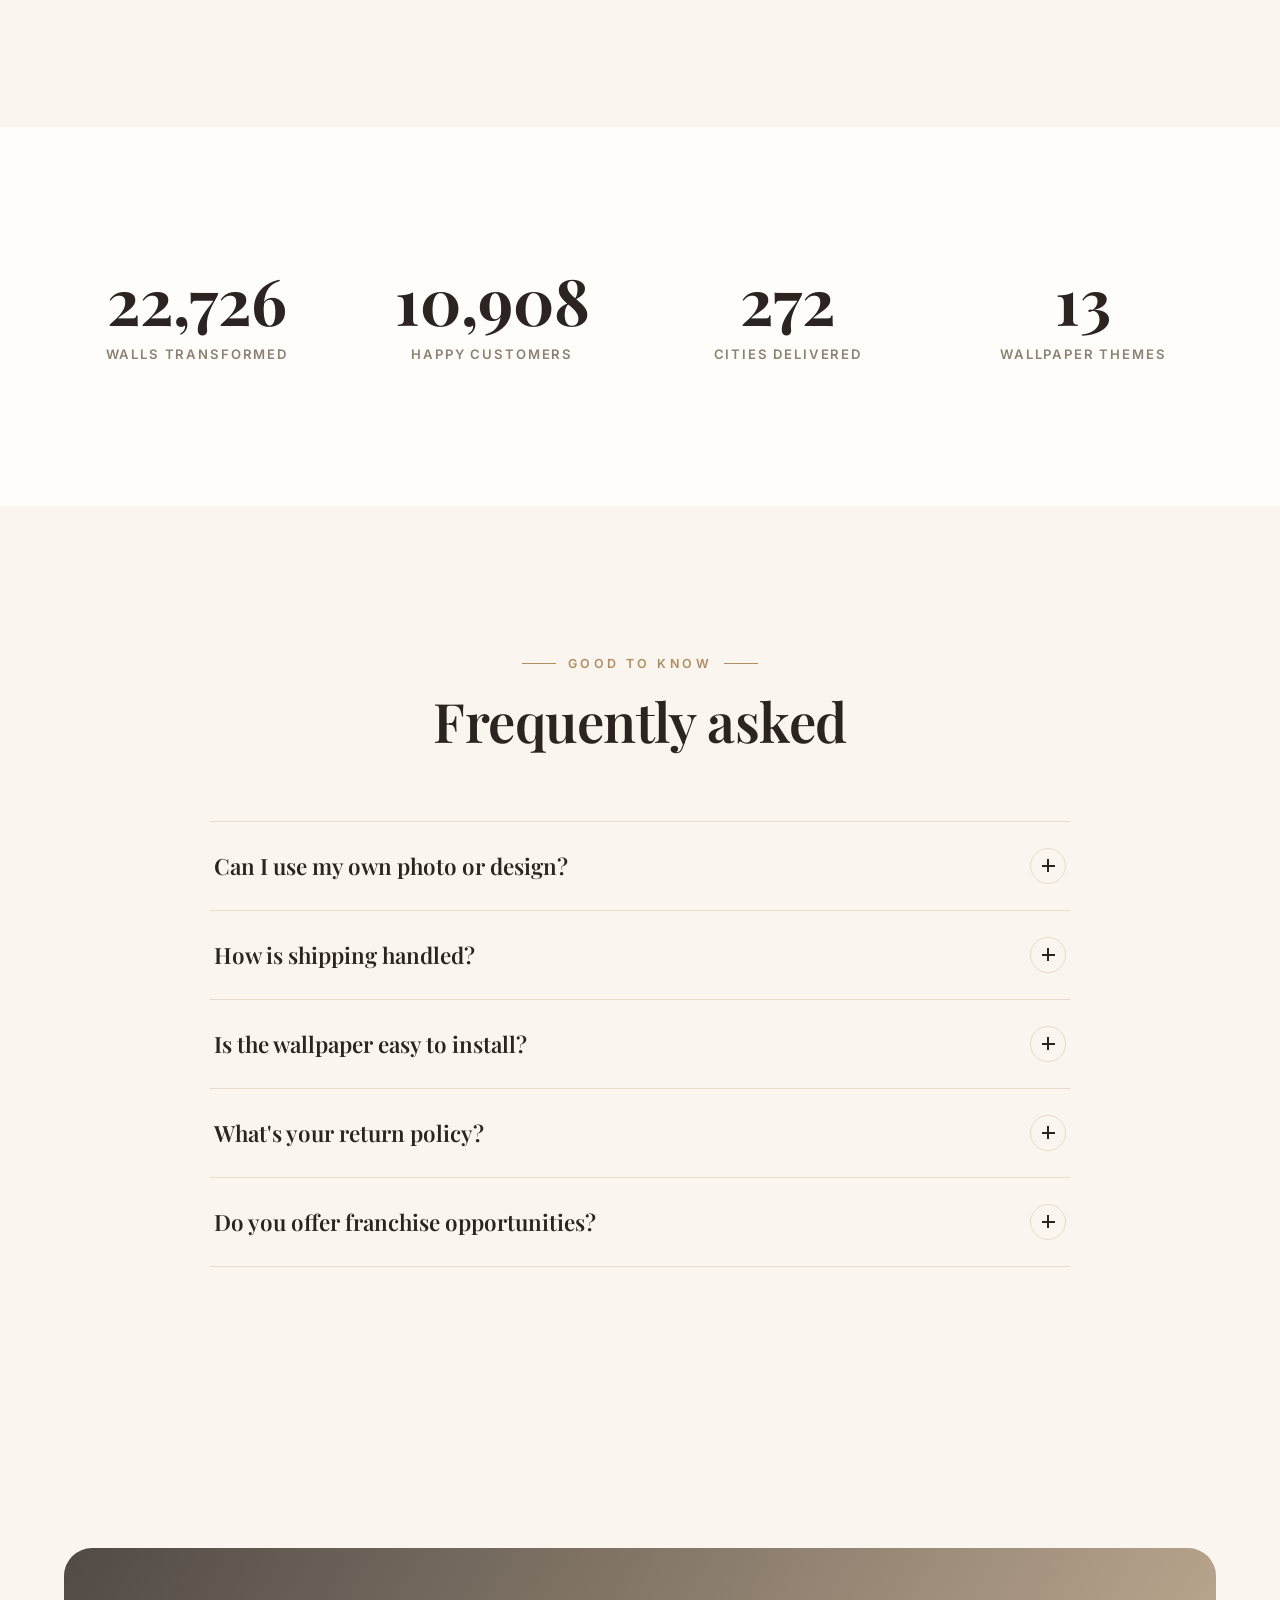
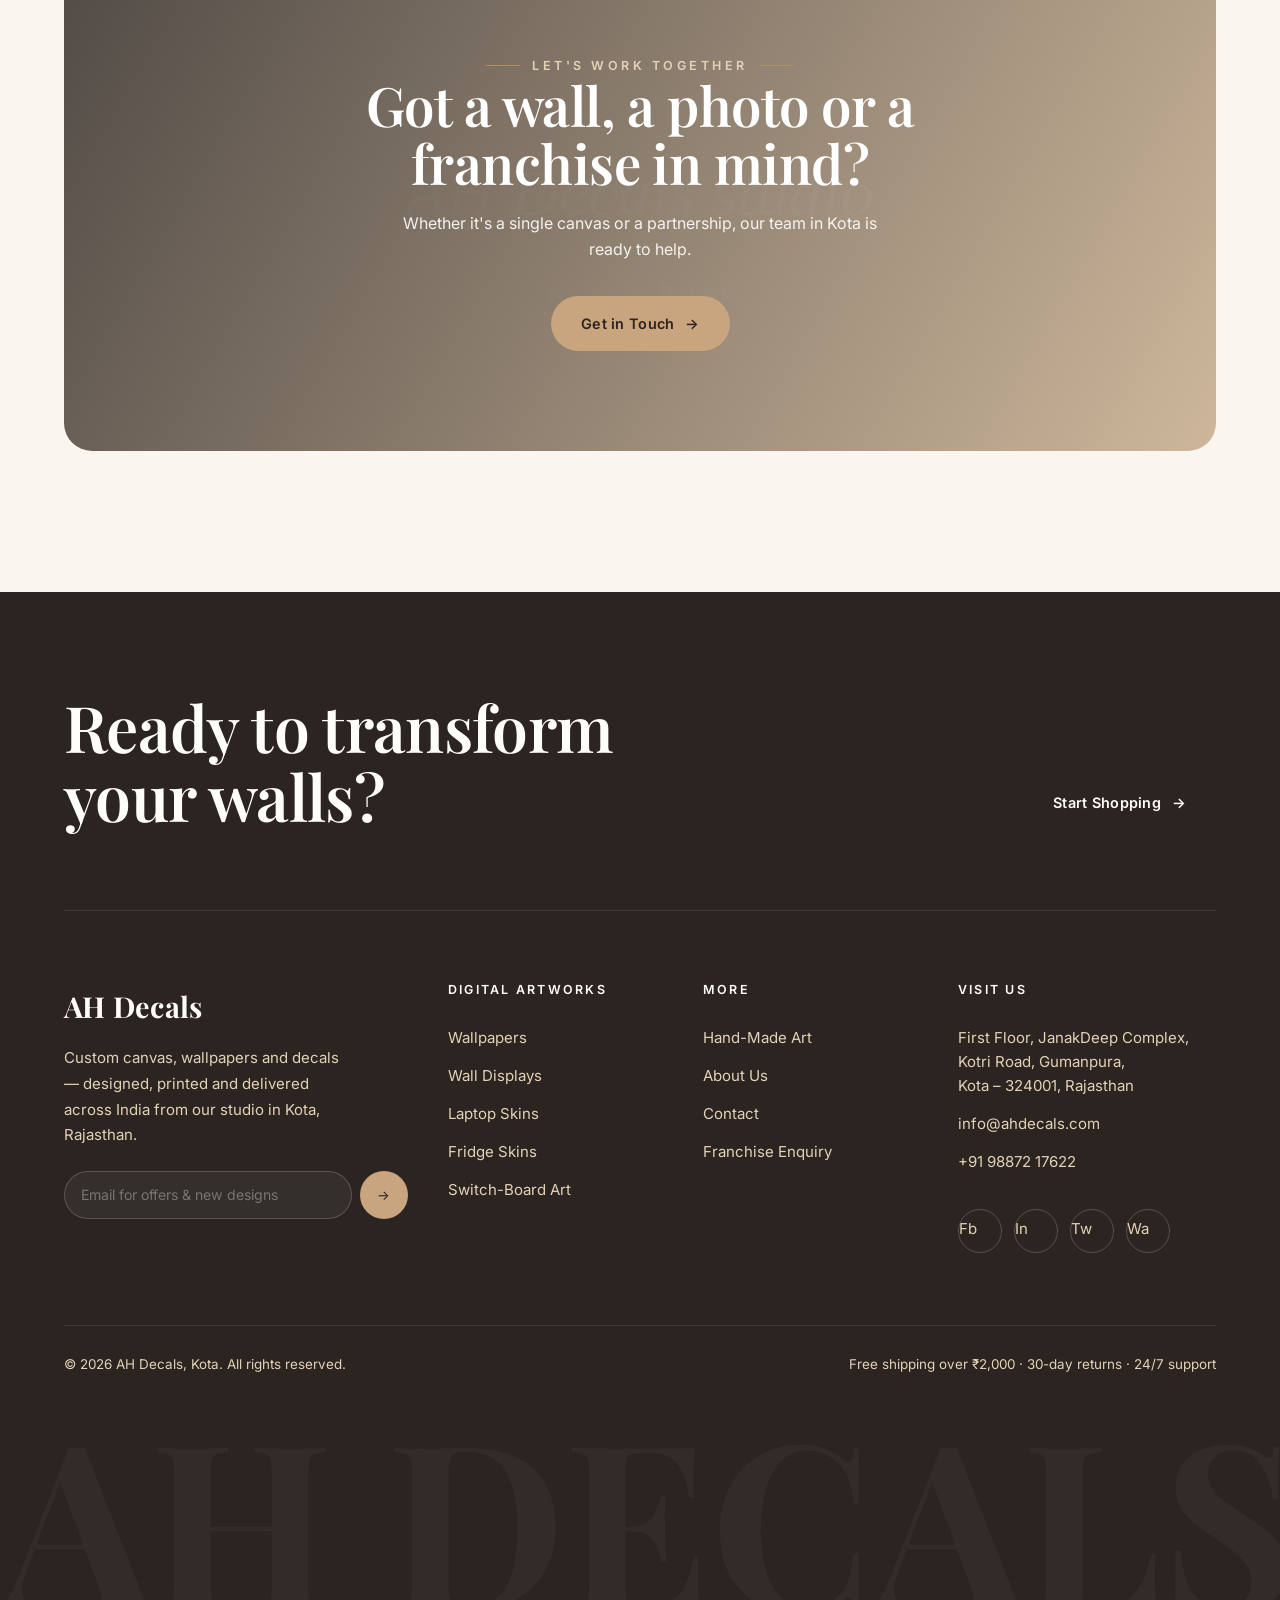
<file: about.html>
<!DOCTYPE html>
<html lang="en">
<head>
  <meta charset="UTF-8" />
  <meta name="viewport" content="width=device-width, initial-scale=1.0" />
  <title>About — AH Decals | Wall Decor Studio in Kota, Rajasthan</title>
  <meta name="description" content="The story of AH Decals — a Kota-based wall decor studio printing custom canvas, wallpapers and decals, with branches and franchise opportunities across India." />
  <link rel="preconnect" href="https://fonts.googleapis.com" />
  <link rel="preconnect" href="https://fonts.gstatic.com" crossorigin />
  <link href="https://fonts.googleapis.com/css2?family=Inter:wght@400;500;600;700&family=Playfair+Display:ital,wght@0,500;0,600;0,700;1,500;1,600&display=swap" rel="stylesheet" />
  <link rel="stylesheet" href="css/style.css" />
  <link rel="icon" href="data:image/svg+xml,<svg xmlns='http://www.w3.org/2000/svg' viewBox='0 0 100 100'><rect width='100' height='100' rx='22' fill='%23C8A57E'/><text x='50' y='68' font-family='Georgia' font-size='44' font-weight='700' fill='%232B2420' text-anchor='middle'>AH</text></svg>" />
</head>
<body>

  <div class="cursor-dot"></div><div class="cursor-ring"></div><div class="scroll-progress"></div>

  <div class="topbar"><div class="container topbar-inner"><span>✦ Free shipping on orders over ₹2,000 across India</span><span class="topbar-right">Call us: <a href="tel:+919887217622">+91 98872 17622</a></span></div></div>

  <header class="nav nav-has-topbar">
    <div class="container nav-inner">
      <a href="index.html" class="brand" data-cursor><span class="brand-name">AH Decals</span><span class="brand-tag">Walls &amp; Decor</span></a>
      <nav class="nav-links">
        <a href="index.html">Home</a><a href="digital-artworks.html">Digital Artworks</a><a href="handmade-art.html">Hand-Made Art</a><a href="about.html" class="active">About</a><a href="contact.html">Contact</a>
      </nav>
      <div class="nav-cta"><a href="contact.html" class="btn btn-primary" data-magnetic>Get a Quote <span class="arrow">→</span></a><button class="burger" aria-label="Menu"><span></span><span></span><span></span></button></div>
    </div>
  </header>

  <div class="mobile-menu">
    <a href="index.html">Home</a><a href="digital-artworks.html">Digital Artworks</a><a href="handmade-art.html">Hand-Made Art</a><a href="about.html">About</a><a href="contact.html">Contact</a>
    <div class="mobile-menu-foot">info@ahdecals.com · +91 98872 17622</div>
  </div>

  <!-- PAGE HEAD -->
  <section class="page-head">
    <div class="container">
      <div class="breadcrumb" data-reveal><a href="index.html">Home</a> / <span>About</span></div>
      <span class="eyebrow" data-reveal>Our Story</span>
      <h1 class="h1" data-reveal data-delay="1">We make walls <em class="serif-italic">worth looking at.</em></h1>
      <p class="lead" data-reveal data-delay="2">AH Decals is a wall-décor studio born in Kota, Rajasthan — printing custom canvas, wallpapers and decals that help homes and businesses tell their own story.</p>
    </div>
  </section>

  <!-- STORY SPLIT -->
  <section class="section" style="padding-top:clamp(20px,3vw,40px);">
    <div class="container split">
      <div class="split-media" data-reveal="left">
        <div class="img-reveal rounded">
          <img src="https://images.unsplash.com/photo-1581291518857-4e27b48ff24e?auto=format&fit=crop&w=900&q=80" alt="Inside the AH Decals print studio" style="aspect-ratio:4/5;object-fit:cover;width:100%;" />
        </div>
        <div class="badge"><span class="badge-spin">Kota ·<br>Rajasthan ✦</span></div>
      </div>
      <div class="split-body" data-reveal="right">
        <span class="eyebrow">How We Started</span>
        <h2 class="h2" style="margin-top:18px;">A small print shop with a big idea.</h2>
        <p class="mt-s">AH Decals began on the first floor of JanakDeep Complex in Gumanpura, Kota — a single printer, a roll of vinyl and a belief that good design shouldn't be reserved for galleries.</p>
        <p class="mt-s">Today that idea has grown into a full studio producing custom canvas, large-format wallpapers and easy peel-and-stick decals — shipped to homes and businesses across the country, and powered by a growing network of branches and franchise partners.</p>
        <p class="mt-s">Everything is printed in-house, checked by hand, and made to your exact size. <span class="serif-italic">Your wall, your way.</span></p>
      </div>
    </div>
  </section>

  <!-- VALUES -->
  <section class="section bg-tint">
    <div class="container">
      <div class="section-head center" data-reveal>
        <span class="eyebrow center">What We Stand For</span>
        <h2 class="h2">Our values</h2>
      </div>
      <div class="grid cols-3">
        <div class="quote-card" data-reveal data-delay="1">
          <div class="mark" style="color:var(--camel);font-size:2.6rem;">01</div>
          <h3 class="h3" style="font-size:1.4rem;margin:6px 0 10px;">Print Quality First</h3>
          <p style="font-style:normal;font-family:var(--font-body);color:var(--ink-soft);font-size:.96rem;">Sharp, fade-resistant prints on premium canvas, vinyl and non-woven media — every single time.</p>
        </div>
        <div class="quote-card" data-reveal data-delay="2">
          <div class="mark" style="color:var(--camel);font-size:2.6rem;">02</div>
          <h3 class="h3" style="font-size:1.4rem;margin:6px 0 10px;">Made to Fit You</h3>
          <p style="font-style:normal;font-family:var(--font-body);color:var(--ink-soft);font-size:.96rem;">Your photo, your size, your wall. Everything is fully custom — nothing one-size-fits-all.</p>
        </div>
        <div class="quote-card" data-reveal data-delay="3">
          <div class="mark" style="color:var(--camel);font-size:2.6rem;">03</div>
          <h3 class="h3" style="font-size:1.4rem;margin:6px 0 10px;">Service That Stays</h3>
          <p style="font-style:normal;font-family:var(--font-body);color:var(--ink-soft);font-size:.96rem;">24/7 support, easy 30-day returns and real guidance from order to installation.</p>
        </div>
      </div>
    </div>
  </section>

  <!-- TIMELINE / STEPS -->
  <section class="section">
    <div class="container">
      <div class="section-head center" data-reveal>
        <span class="eyebrow center">Milestones</span>
        <h2 class="h2">Our journey so far</h2>
      </div>
      <div class="steps">
        <div class="step" data-reveal>
          <div><h3>The First Print</h3><p>AH Decals opens in Gumanpura, Kota, printing custom canvas and laptop skins for locals.</p></div>
          <div class="step-img"><img src="https://images.unsplash.com/photo-1611532736597-de2d4265fba3?auto=format&fit=crop&w=400&q=80" alt="First print" /></div>
        </div>
        <div class="step" data-reveal>
          <div><h3>Wallpapers Launch</h3><p>We add large-format wallpapers across 15+ themes — from 3D to florals and outer space.</p></div>
          <div class="step-img"><img src="https://images.unsplash.com/photo-1615529182904-14819c35db37?auto=format&fit=crop&w=400&q=80" alt="Wallpapers" /></div>
        </div>
        <div class="step" data-reveal>
          <div><h3>Online &amp; Nationwide</h3><p>Our online store opens, shipping decor to customers in 300+ cities across India.</p></div>
          <div class="step-img"><img src="https://images.unsplash.com/photo-1607344645866-009c320b63e0?auto=format&fit=crop&w=400&q=80" alt="Nationwide" /></div>
        </div>
        <div class="step" data-reveal>
          <div><h3>Branches &amp; Franchise</h3><p>New branches open and franchise partnerships begin — bringing AH Decals closer to you.</p></div>
          <div class="step-img"><img src="https://images.unsplash.com/photo-1497366216548-37526070297c?auto=format&fit=crop&w=400&q=80" alt="Franchise" /></div>
        </div>
      </div>
    </div>
  </section>

  <!-- STATS -->
  <section class="section bg-cream">
    <div class="container">
      <div class="stats">
        <div class="stat" data-reveal data-delay="1"><div class="num" data-count="25000" data-suffix="+">0</div><p>Walls Transformed</p></div>
        <div class="stat" data-reveal data-delay="2"><div class="num" data-count="12000" data-suffix="+">0</div><p>Happy Customers</p></div>
        <div class="stat" data-reveal data-delay="3"><div class="num" data-count="300" data-suffix="+">0</div><p>Cities Delivered</p></div>
        <div class="stat" data-reveal data-delay="4"><div class="num" data-count="15" data-suffix="+">0</div><p>Wallpaper Themes</p></div>
      </div>
    </div>
  </section>

  <!-- FAQ -->
  <section class="section">
    <div class="container">
      <div class="section-head center" data-reveal>
        <span class="eyebrow center">Good to Know</span>
        <h2 class="h2">Frequently asked</h2>
      </div>
      <div class="acc" style="max-width:860px;margin-inline:auto;" data-reveal>
        <div class="acc-item">
          <button class="acc-q">Can I use my own photo or design? <span class="pm"></span></button>
          <div class="acc-a"><div class="acc-a-inner">Absolutely. Upload any high-resolution photo, artwork or logo and we'll colour-correct, size and print it on canvas, acrylic, wallpaper or a laptop skin. Custom is what we do best.</div></div>
        </div>
        <div class="acc-item">
          <button class="acc-q">How is shipping handled? <span class="pm"></span></button>
          <div class="acc-a"><div class="acc-a-inner">We ship across India, with free shipping on orders over ₹2,000. Canvas and acrylic are packed in protective corners and rigid mailers; wallpapers ship rolled in sturdy tubes.</div></div>
        </div>
        <div class="acc-item">
          <button class="acc-q">Is the wallpaper easy to install? <span class="pm"></span></button>
          <div class="acc-a"><div class="acc-a-inner">Yes. Our non-woven wallpapers are paste-the-wall and beginner-friendly, and every order ships with a step-by-step guide. For large jobs, we can recommend a local installer.</div></div>
        </div>
        <div class="acc-item">
          <button class="acc-q">What's your return policy? <span class="pm"></span></button>
          <div class="acc-a"><div class="acc-a-inner">We offer an easy 30-day refund policy. If a product arrives damaged or isn't right, reach out and we'll replace or refund it. Custom-printed items are made to order, so we confirm your proof before printing.</div></div>
        </div>
        <div class="acc-item">
          <button class="acc-q">Do you offer franchise opportunities? <span class="pm"></span></button>
          <div class="acc-a"><div class="acc-a-inner">Yes — AH Decals runs multiple branches and welcomes franchise partners. If you'd like to bring AH Decals to your city, send us a franchise enquiry through the contact page.</div></div>
        </div>
      </div>
    </div>
  </section>

  <!-- CTA -->
  <section class="section">
    <div class="container">
      <div class="cta-band" data-reveal="scale">
        <img src="https://images.unsplash.com/photo-1497366811353-6870744d04b2?auto=format&fit=crop&w=1600&q=80" alt="AH Decals studio" />
        <span class="eyebrow center" style="color:var(--camel-soft);">Let's Work Together</span>
        <h2 class="h2">Got a wall, a photo or a franchise in mind?</h2>
        <p>Whether it's a single canvas or a partnership, our team in Kota is ready to help.</p>
        <a href="contact.html" class="btn btn-primary" data-magnetic>Get in Touch <span class="arrow">→</span></a>
      </div>
    </div>
  </section>

  <!-- FOOTER -->
  <footer class="footer">
    <div class="container">
      <div class="footer-cta"><h2>Ready to transform your walls?</h2><a href="digital-artworks.html" class="btn btn-primary" data-magnetic>Start Shopping <span class="arrow">→</span></a></div>
      <div class="footer-cols">
        <div class="footer-col footer-brand">
          <span class="brand-name" style="font-family:var(--font-display);font-weight:700;">AH Decals</span>
          <p>Custom canvas, wallpapers and decals — designed, printed and delivered across India from our studio in Kota, Rajasthan.</p>
          <form class="footer-news" data-form="news"><input type="email" placeholder="Email for offers &amp; new designs" required /><button type="submit" aria-label="Subscribe">→</button></form>
        </div>
        <div class="footer-col"><h4>Digital Artworks</h4><a href="digital-artworks.html#wallpaper">Wallpapers</a><a href="digital-artworks.html#displays">Wall Displays</a><a href="digital-artworks.html#laptop">Laptop Skins</a><a href="digital-artworks.html#fridge">Fridge Skins</a><a href="digital-artworks.html#board">Switch-Board Art</a></div>
        <div class="footer-col"><h4>More</h4><a href="handmade-art.html">Hand-Made Art</a><a href="about.html">About Us</a><a href="contact.html">Contact</a><a href="contact.html">Franchise Enquiry</a></div>
        <div class="footer-col"><h4>Visit Us</h4><p>First Floor, JanakDeep Complex,<br>Kotri Road, Gumanpura,<br>Kota – 324001, Rajasthan</p><p>info@ahdecals.com</p><p>+91 98872 17622</p>
          <div class="socials"><a href="#" aria-label="Facebook">Fb</a><a href="#" aria-label="Instagram">In</a><a href="#" aria-label="Twitter">Tw</a><a href="#" aria-label="WhatsApp">Wa</a></div>
        </div>
      </div>
      <div class="footer-bottom"><span>© <span data-year>2026</span> AH Decals, Kota. All rights reserved.</span><span>Free shipping over ₹2,000 · 30-day returns · 24/7 support</span></div>
    </div>
    <div class="footer-watermark">AH DECALS</div>
  </footer>

  <div class="toast"><span class="dot"></span><span class="toast-msg"></span></div>
  <button class="to-top" aria-label="Back to top">↑</button>
  <script src="js/main.js"></script>
</body>
</html>
</file>
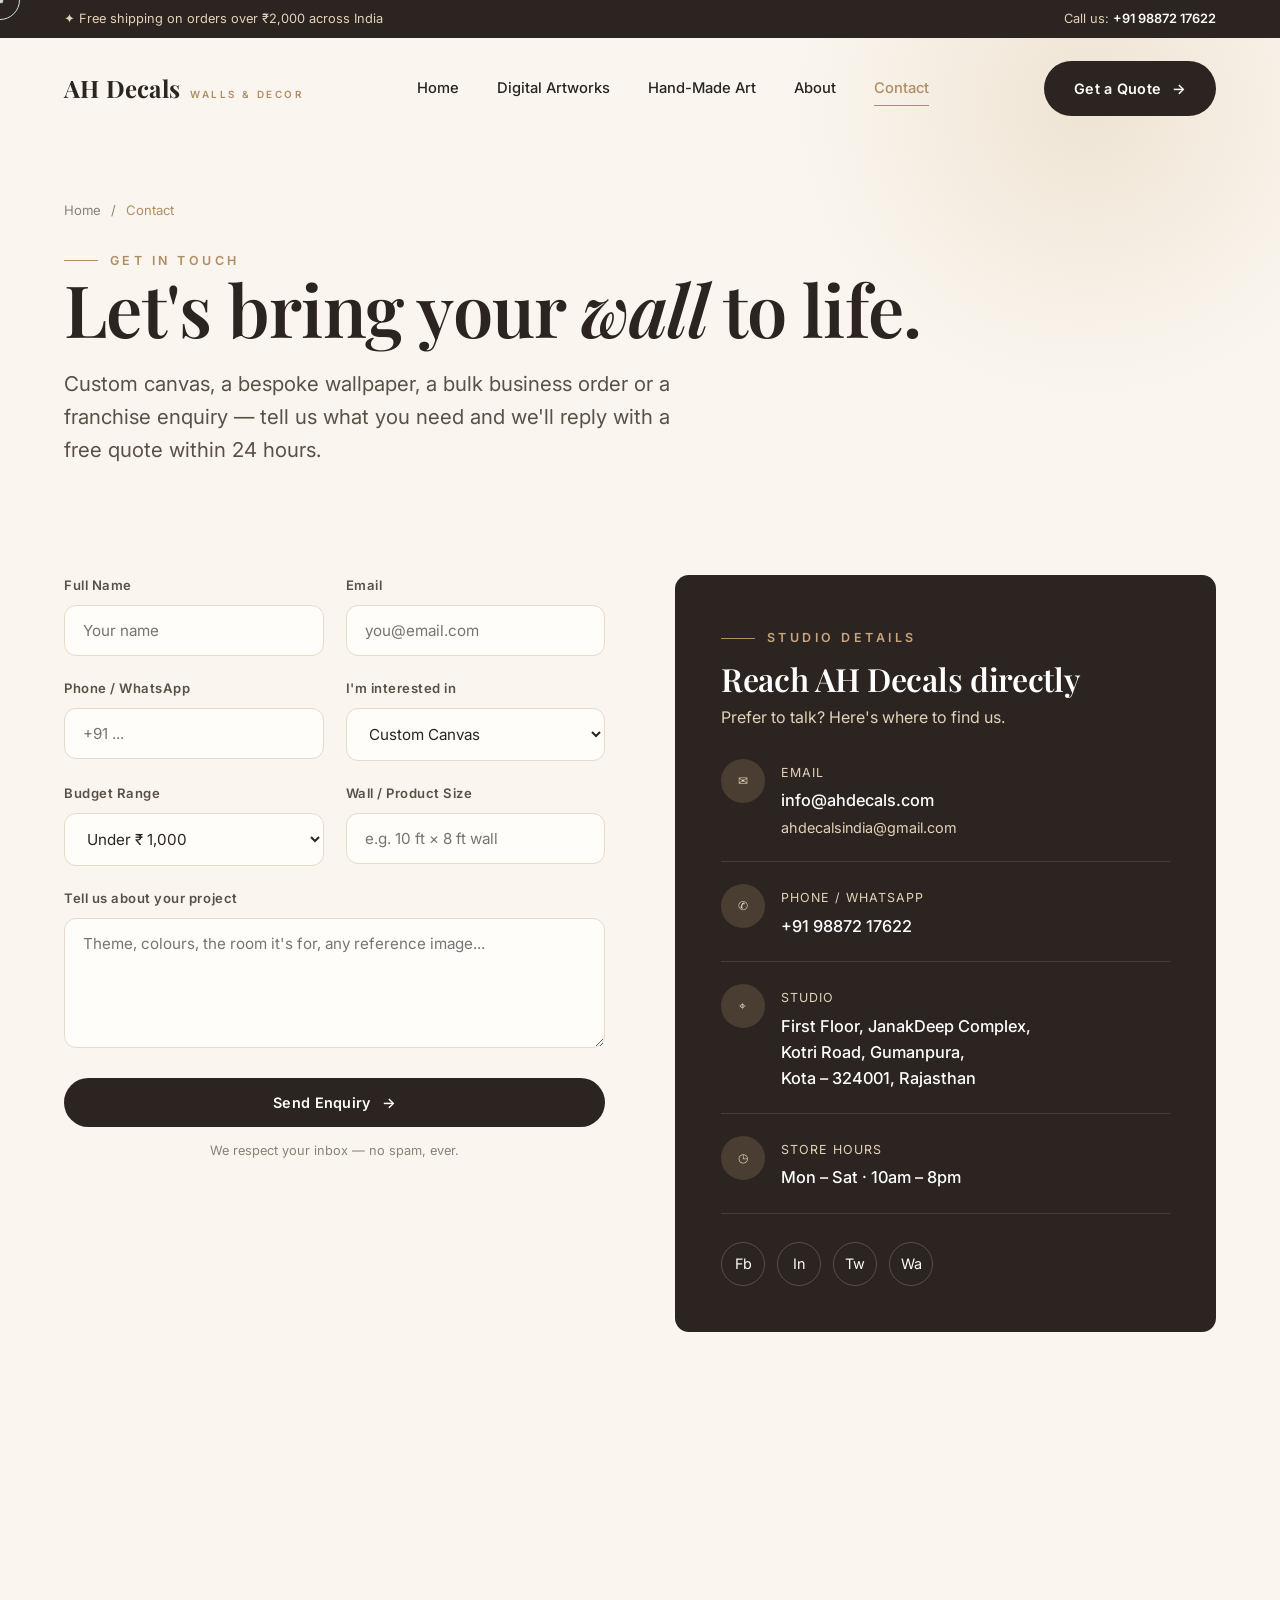
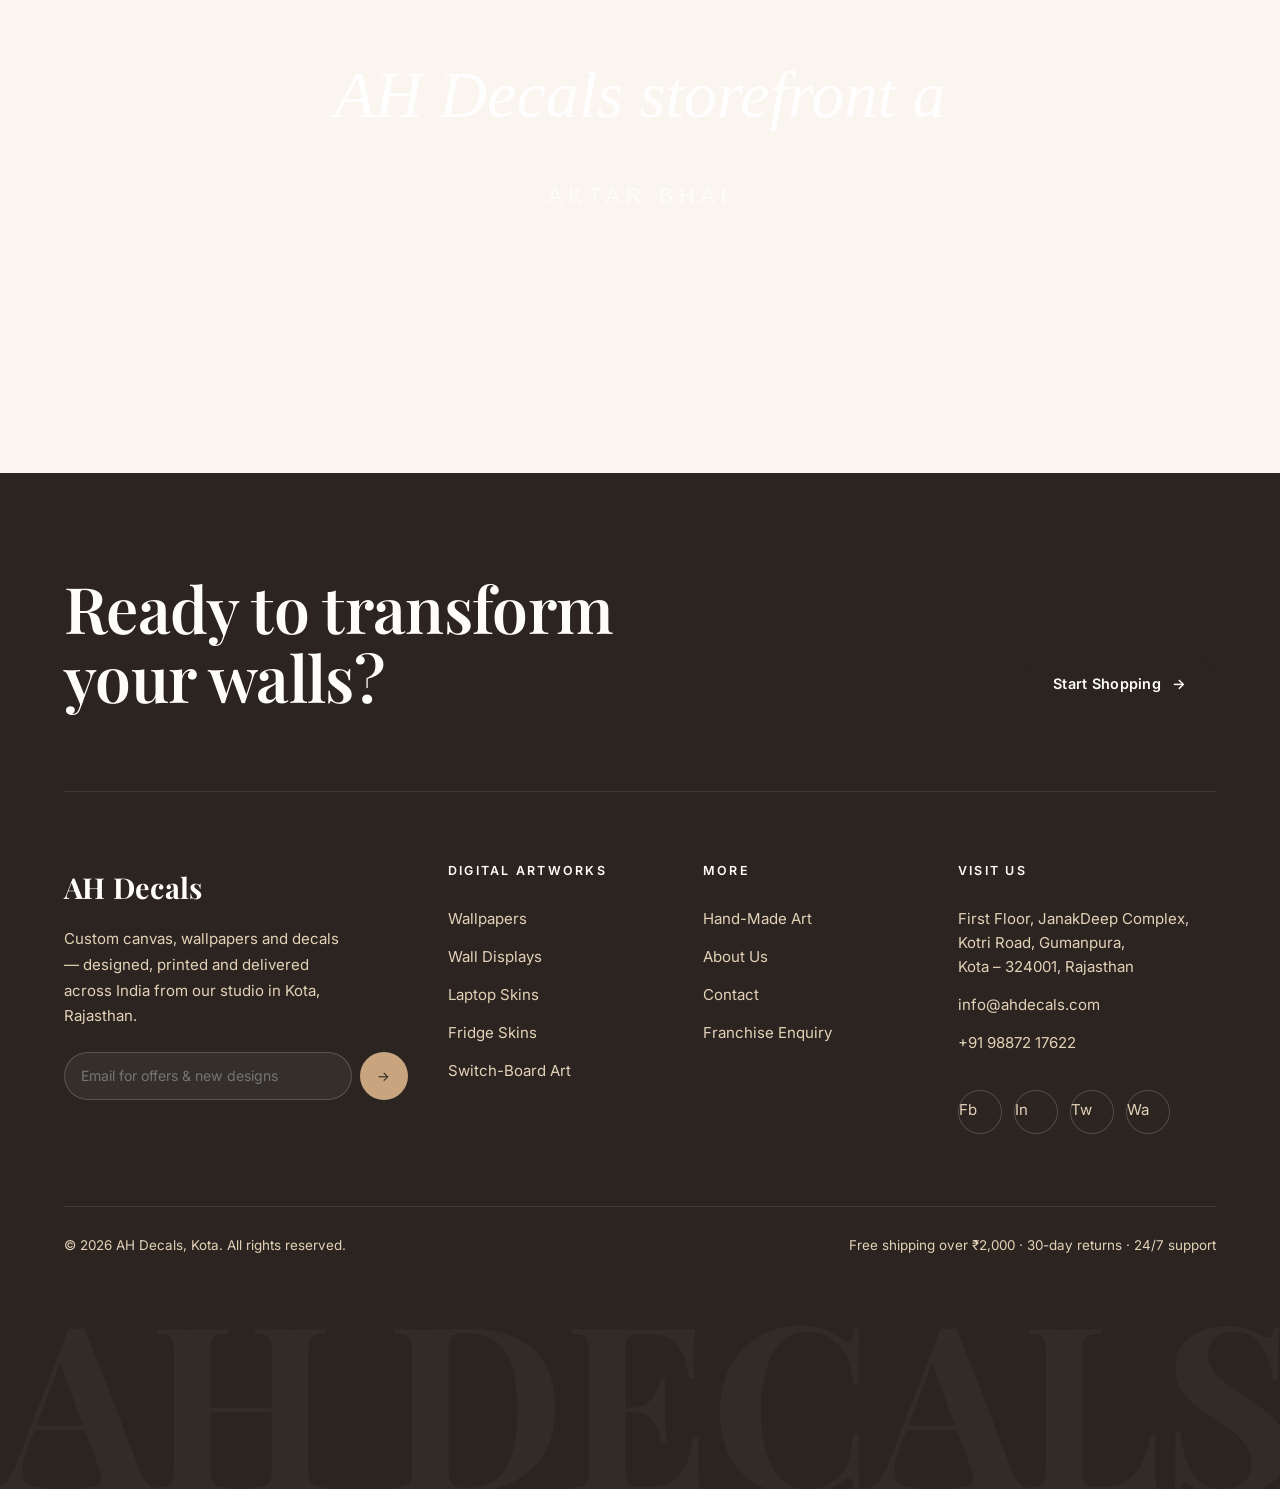
<file: contact.html>
<!DOCTYPE html>
<html lang="en">
<head>
  <meta charset="UTF-8" />
  <meta name="viewport" content="width=device-width, initial-scale=1.0" />
  <title>Contact — AH Decals | Get a Free Quote in Kota, Rajasthan</title>
  <meta name="description" content="Contact AH Decals for custom canvas, wallpapers, decals, bulk orders and franchise enquiries. Visit our Kota studio or get a free quote within 24 hours." />
  <link rel="preconnect" href="https://fonts.googleapis.com" />
  <link rel="preconnect" href="https://fonts.gstatic.com" crossorigin />
  <link href="https://fonts.googleapis.com/css2?family=Inter:wght@400;500;600;700&family=Playfair+Display:ital,wght@0,500;0,600;0,700;1,500;1,600&display=swap" rel="stylesheet" />
  <link rel="stylesheet" href="css/style.css" />
  <link rel="icon" href="data:image/svg+xml,<svg xmlns='http://www.w3.org/2000/svg' viewBox='0 0 100 100'><rect width='100' height='100' rx='22' fill='%23C8A57E'/><text x='50' y='68' font-family='Georgia' font-size='44' font-weight='700' fill='%232B2420' text-anchor='middle'>AH</text></svg>" />
</head>
<body>

  <div class="cursor-dot"></div><div class="cursor-ring"></div><div class="scroll-progress"></div>

  <div class="topbar"><div class="container topbar-inner"><span>✦ Free shipping on orders over ₹2,000 across India</span><span class="topbar-right">Call us: <a href="tel:+919887217622">+91 98872 17622</a></span></div></div>

  <header class="nav nav-has-topbar">
    <div class="container nav-inner">
      <a href="index.html" class="brand" data-cursor><span class="brand-name">AH Decals</span><span class="brand-tag">Walls &amp; Decor</span></a>
      <nav class="nav-links">
        <a href="index.html">Home</a><a href="digital-artworks.html">Digital Artworks</a><a href="handmade-art.html">Hand-Made Art</a><a href="about.html">About</a><a href="contact.html" class="active">Contact</a>
      </nav>
      <div class="nav-cta"><a href="#form" class="btn btn-primary" data-magnetic>Get a Quote <span class="arrow">→</span></a><button class="burger" aria-label="Menu"><span></span><span></span><span></span></button></div>
    </div>
  </header>

  <div class="mobile-menu">
    <a href="index.html">Home</a><a href="digital-artworks.html">Digital Artworks</a><a href="handmade-art.html">Hand-Made Art</a><a href="about.html">About</a><a href="contact.html">Contact</a>
    <div class="mobile-menu-foot">info@ahdecals.com · +91 98872 17622</div>
  </div>

  <!-- PAGE HEAD -->
  <section class="page-head">
    <div class="container">
      <div class="breadcrumb" data-reveal><a href="index.html">Home</a> / <span>Contact</span></div>
      <span class="eyebrow" data-reveal>Get in Touch</span>
      <h1 class="h1" data-reveal data-delay="1">Let's bring your <em class="serif-italic">wall</em> to life.</h1>
      <p class="lead" data-reveal data-delay="2">Custom canvas, a bespoke wallpaper, a bulk business order or a franchise enquiry — tell us what you need and we'll reply with a free quote within 24 hours.</p>
    </div>
  </section>

  <!-- CONTACT -->
  <section class="section" id="form" style="padding-top:clamp(20px,3vw,40px);">
    <div class="container contact-grid">
      <!-- FORM -->
      <div data-reveal="left">
        <form data-form="contact" novalidate>
          <div class="grid cols-2" style="gap:0 22px;">
            <div class="field"><label>Full Name</label><input type="text" placeholder="Your name" required /></div>
            <div class="field"><label>Email</label><input type="email" placeholder="you@email.com" required /></div>
          </div>
          <div class="grid cols-2" style="gap:0 22px;">
            <div class="field"><label>Phone / WhatsApp</label><input type="tel" placeholder="+91 ..." /></div>
            <div class="field">
              <label>I'm interested in</label>
              <select>
                <option>Custom Canvas</option>
                <option>Wallpaper</option>
                <option>Home Decor Decals</option>
                <option>Laptop / Gadget Skins</option>
                <option>Bulk / Business Order</option>
                <option>Franchise Enquiry</option>
              </select>
            </div>
          </div>
          <div class="grid cols-2" style="gap:0 22px;">
            <div class="field">
              <label>Budget Range</label>
              <select>
                <option>Under ₹ 1,000</option>
                <option>₹ 1,000 – ₹ 5,000</option>
                <option>₹ 5,000 – ₹ 20,000</option>
                <option>₹ 20,000 +</option>
              </select>
            </div>
            <div class="field"><label>Wall / Product Size</label><input type="text" placeholder="e.g. 10 ft × 8 ft wall" /></div>
          </div>
          <div class="field"><label>Tell us about your project</label><textarea placeholder="Theme, colours, the room it's for, any reference image..."></textarea></div>
          <button type="submit" class="btn btn-primary" data-magnetic style="width:100%;justify-content:center;">Send Enquiry <span class="arrow">→</span></button>
          <p style="font-size:.8rem;color:var(--ink-faint);margin-top:14px;text-align:center;">We respect your inbox — no spam, ever.</p>
        </form>
      </div>

      <!-- INFO -->
      <div data-reveal="right">
        <div class="contact-info-card">
          <span class="eyebrow" style="color:var(--camel);">Studio Details</span>
          <h3 class="h3" style="margin:14px 0 8px;color:#fff;">Reach AH Decals directly</h3>
          <p style="color:var(--camel-soft);margin-bottom:6px;">Prefer to talk? Here's where to find us.</p>
          <div class="ci-row"><span class="ci-ic">✉</span><div><span>Email</span><strong>info@ahdecals.com</strong><strong style="font-weight:400;font-size:.9rem;color:var(--camel-soft);">ahdecalsindia@gmail.com</strong></div></div>
          <div class="ci-row"><span class="ci-ic">✆</span><div><span>Phone / WhatsApp</span><strong>+91 98872 17622</strong></div></div>
          <div class="ci-row"><span class="ci-ic">⌖</span><div><span>Studio</span><strong>First Floor, JanakDeep Complex,<br>Kotri Road, Gumanpura,<br>Kota – 324001, Rajasthan</strong></div></div>
          <div class="ci-row"><span class="ci-ic">◷</span><div><span>Store Hours</span><strong>Mon – Sat · 10am – 8pm</strong></div></div>
          <div class="socials">
            <a href="#" aria-label="Facebook">Fb</a>
            <a href="#" aria-label="Instagram">In</a>
            <a href="#" aria-label="Twitter">Tw</a>
            <a href="#" aria-label="WhatsApp">Wa</a>
          </div>
        </div>
      </div>
    </div>
  </section>

  <!-- MAP / IMAGE STRIP -->
  <section class="section" style="padding-top:0;">
    <div class="container">
      <div class="img-reveal rounded" data-reveal="scale">
        <img src="https://images.unsplash.com/photo-1524813686514-a57563d77965?auto=format&fit=crop&w=1600&q=80" alt="AH Decals storefront and showroom" style="width:100%;height:clamp(260px,40vw,460px);object-fit:cover;" />
      </div>
    </div>
  </section>

  <!-- FOOTER -->
  <footer class="footer">
    <div class="container">
      <div class="footer-cta"><h2>Ready to transform your walls?</h2><a href="digital-artworks.html" class="btn btn-primary" data-magnetic>Start Shopping <span class="arrow">→</span></a></div>
      <div class="footer-cols">
        <div class="footer-col footer-brand">
          <span class="brand-name" style="font-family:var(--font-display);font-weight:700;">AH Decals</span>
          <p>Custom canvas, wallpapers and decals — designed, printed and delivered across India from our studio in Kota, Rajasthan.</p>
          <form class="footer-news" data-form="news"><input type="email" placeholder="Email for offers &amp; new designs" required /><button type="submit" aria-label="Subscribe">→</button></form>
        </div>
        <div class="footer-col"><h4>Digital Artworks</h4><a href="digital-artworks.html#wallpaper">Wallpapers</a><a href="digital-artworks.html#displays">Wall Displays</a><a href="digital-artworks.html#laptop">Laptop Skins</a><a href="digital-artworks.html#fridge">Fridge Skins</a><a href="digital-artworks.html#board">Switch-Board Art</a></div>
        <div class="footer-col"><h4>More</h4><a href="handmade-art.html">Hand-Made Art</a><a href="about.html">About Us</a><a href="contact.html">Contact</a><a href="contact.html">Franchise Enquiry</a></div>
        <div class="footer-col"><h4>Visit Us</h4><p>First Floor, JanakDeep Complex,<br>Kotri Road, Gumanpura,<br>Kota – 324001, Rajasthan</p><p>info@ahdecals.com</p><p>+91 98872 17622</p>
          <div class="socials"><a href="#" aria-label="Facebook">Fb</a><a href="#" aria-label="Instagram">In</a><a href="#" aria-label="Twitter">Tw</a><a href="#" aria-label="WhatsApp">Wa</a></div>
        </div>
      </div>
      <div class="footer-bottom"><span>© <span data-year>2026</span> AH Decals, Kota. All rights reserved.</span><span>Free shipping over ₹2,000 · 30-day returns · 24/7 support</span></div>
    </div>
    <div class="footer-watermark">AH DECALS</div>
  </footer>

  <div class="toast"><span class="dot"></span><span class="toast-msg"></span></div>
  <button class="to-top" aria-label="Back to top">↑</button>
  <script src="js/main.js"></script>
</body>
</html>
</file>
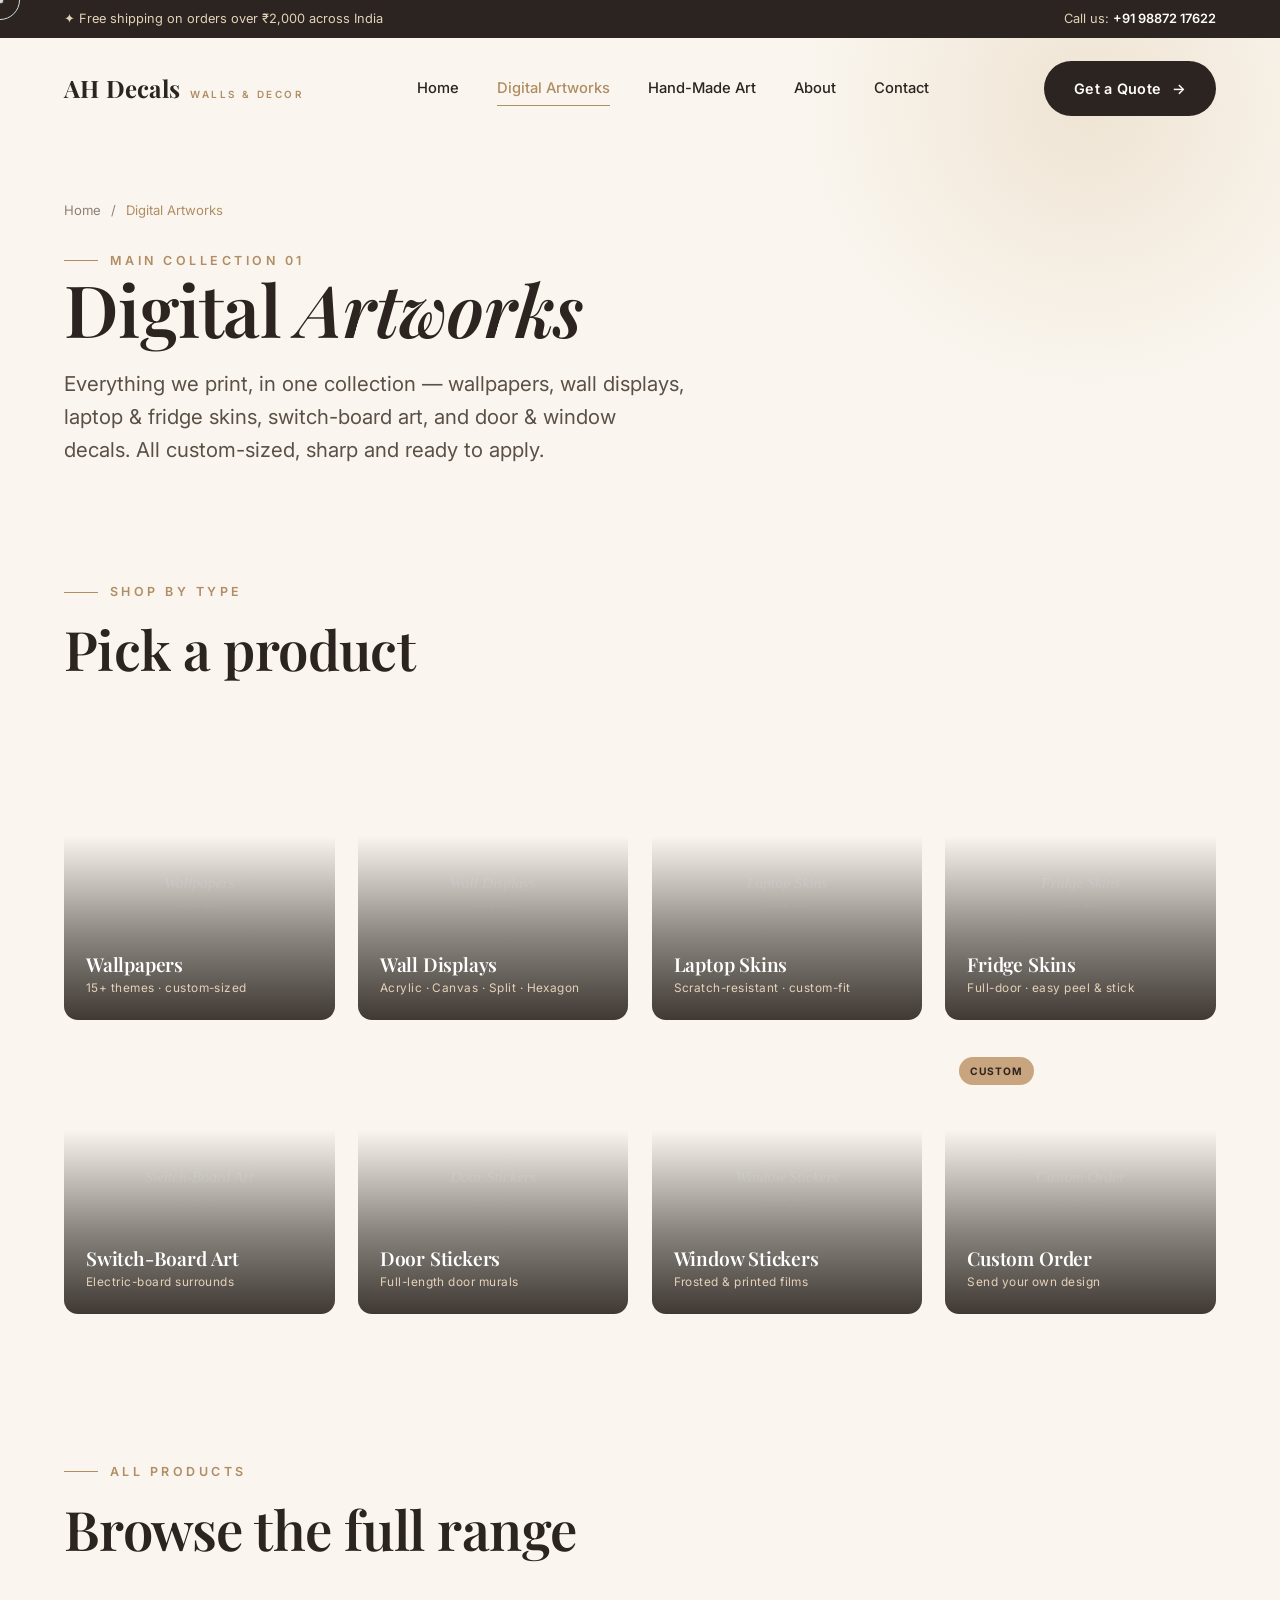
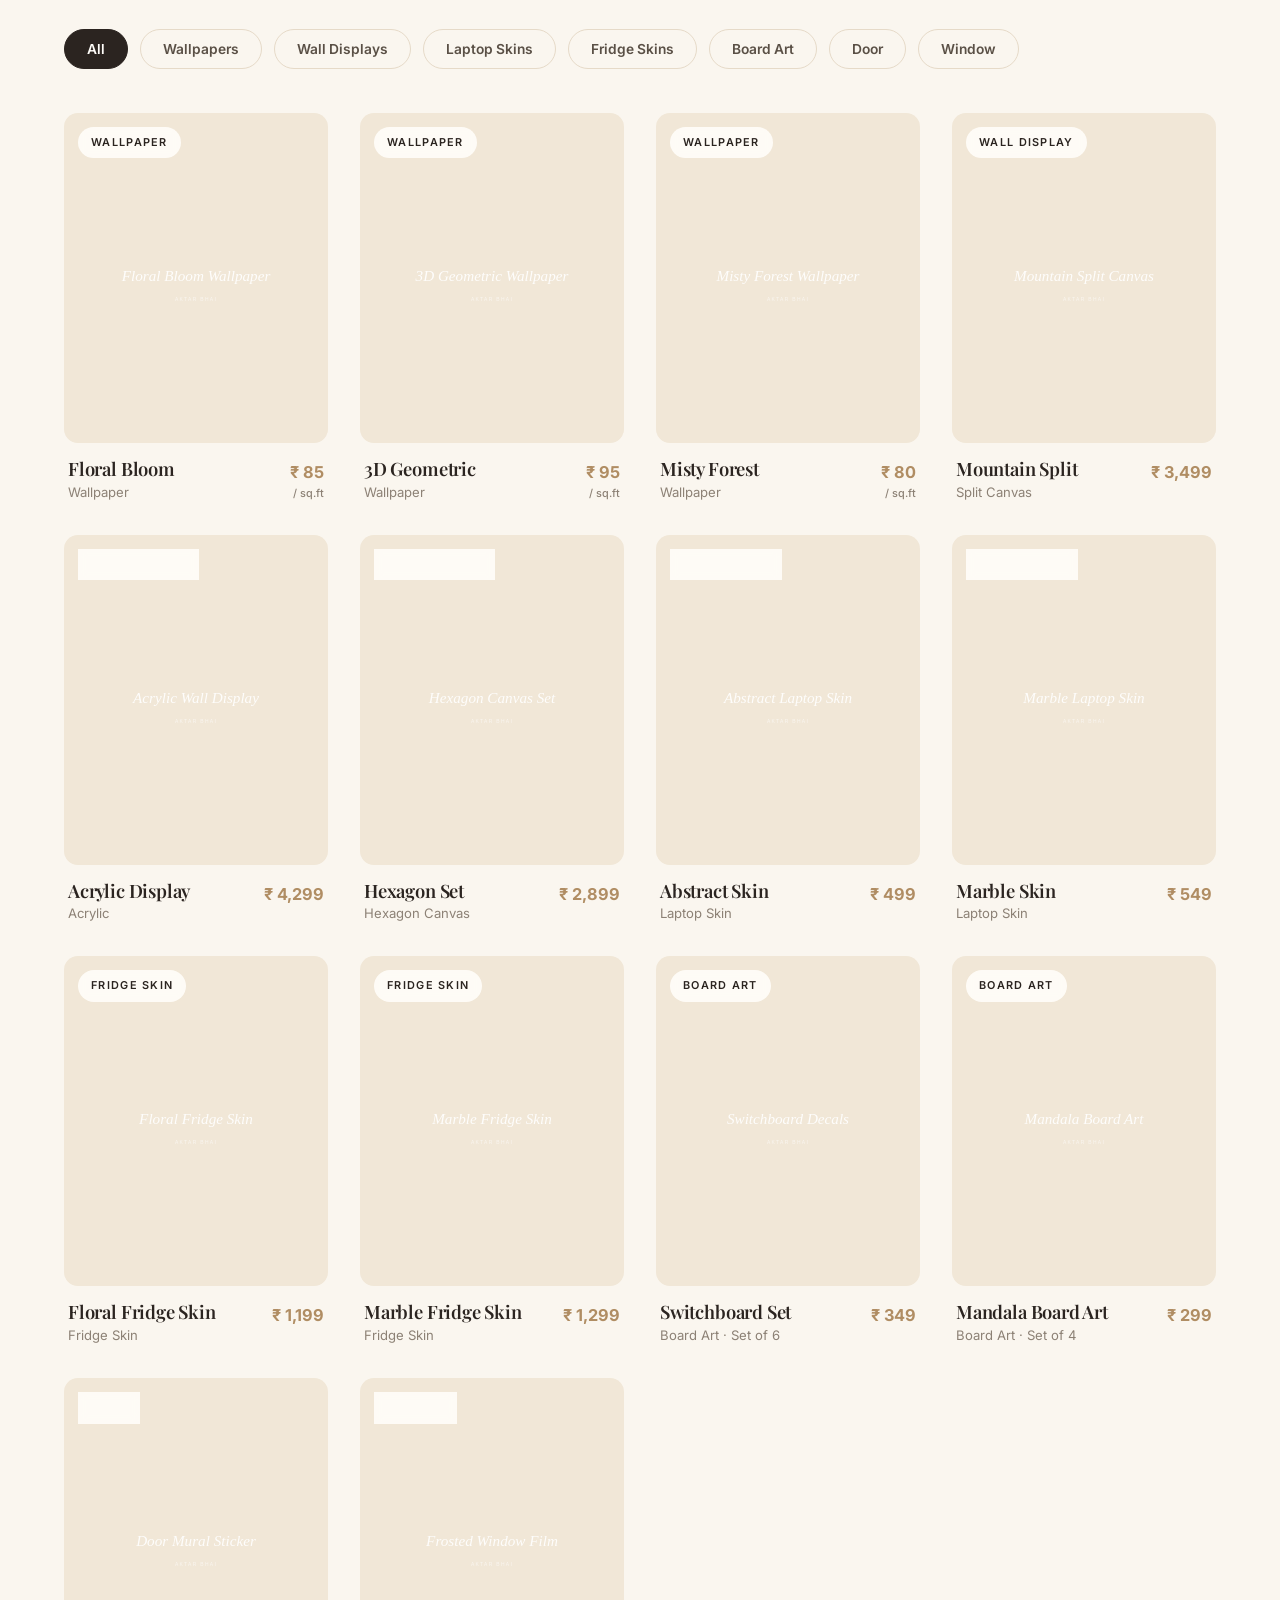
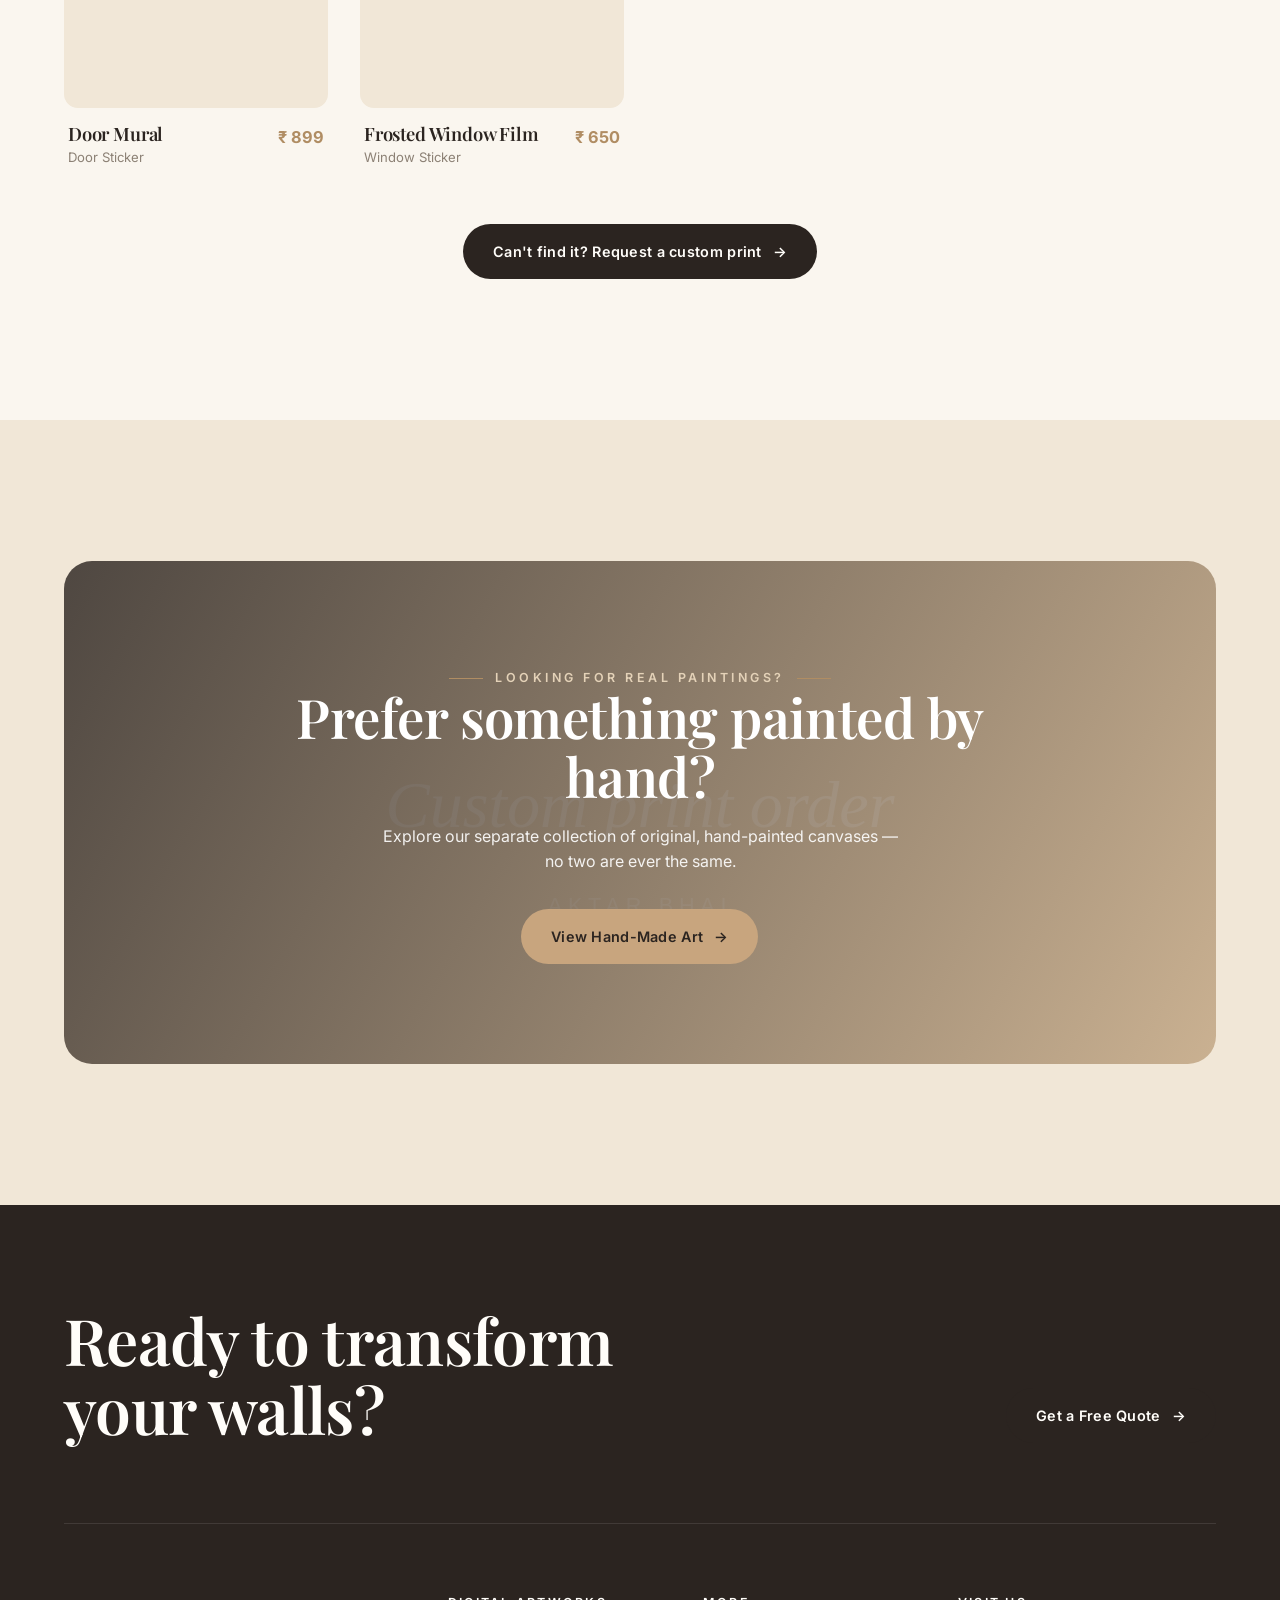
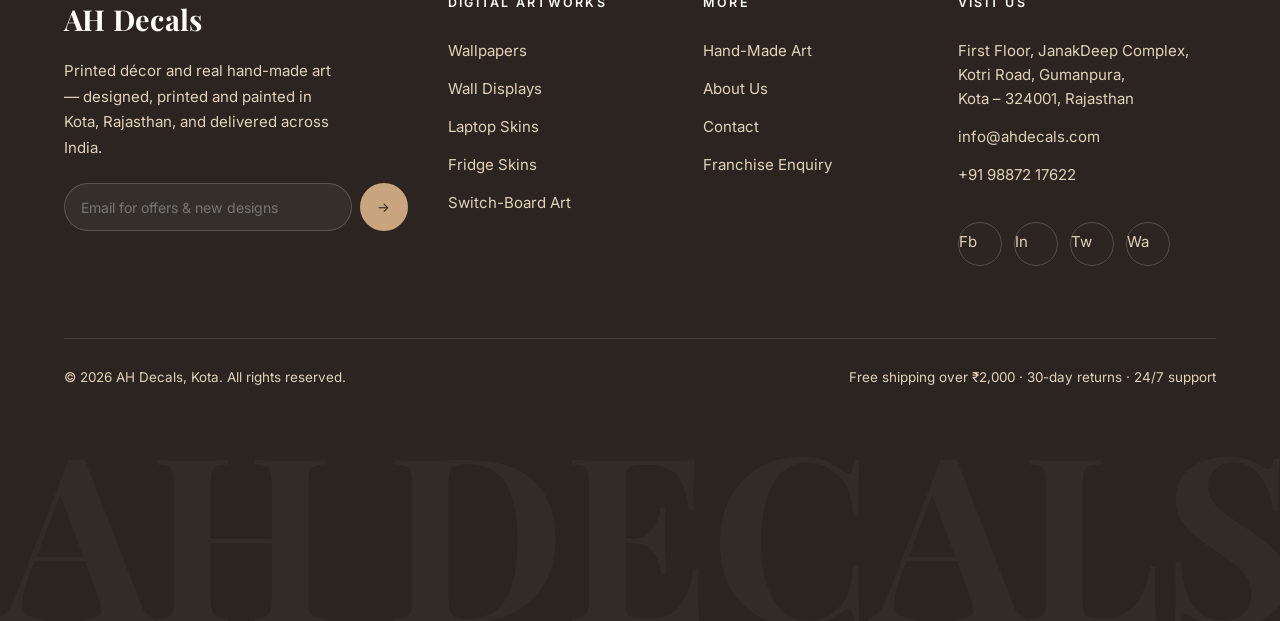
<file: digital-artworks.html>
<!DOCTYPE html>
<html lang="en">
<head>
  <meta charset="UTF-8" />
  <meta name="viewport" content="width=device-width, initial-scale=1.0" />
  <title>Digital Artworks — AH Decals | Wallpapers, Skins, Displays &amp; Decals</title>
  <meta name="description" content="Every printed product from AH Decals — wallpapers, wall displays, laptop &amp; fridge skins, switch-board art, door and window stickers. Custom-printed in Kota, India." />
  <link rel="preconnect" href="https://fonts.googleapis.com" />
  <link rel="preconnect" href="https://fonts.gstatic.com" crossorigin />
  <link href="https://fonts.googleapis.com/css2?family=Inter:wght@400;500;600;700&family=Playfair+Display:ital,wght@0,500;0,600;0,700;1,500;1,600&display=swap" rel="stylesheet" />
  <link rel="stylesheet" href="css/style.css" />
  <link rel="icon" href="data:image/svg+xml,<svg xmlns='http://www.w3.org/2000/svg' viewBox='0 0 100 100'><rect width='100' height='100' rx='22' fill='%23C8A57E'/><text x='50' y='68' font-family='Georgia' font-size='44' font-weight='700' fill='%232B2420' text-anchor='middle'>AH</text></svg>" />
</head>
<body>

  <div class="cursor-dot"></div><div class="cursor-ring"></div><div class="scroll-progress"></div>

  <div class="topbar"><div class="container topbar-inner"><span>✦ Free shipping on orders over ₹2,000 across India</span><span class="topbar-right">Call us: <a href="tel:+919887217622">+91 98872 17622</a></span></div></div>

  <header class="nav nav-has-topbar">
    <div class="container nav-inner">
      <a href="index.html" class="brand" data-cursor><span class="brand-name">AH Decals</span><span class="brand-tag">Walls &amp; Decor</span></a>
      <nav class="nav-links">
        <a href="index.html">Home</a>
        <a href="digital-artworks.html" class="active">Digital Artworks</a>
        <a href="handmade-art.html">Hand-Made Art</a>
        <a href="about.html">About</a>
        <a href="contact.html">Contact</a>
      </nav>
      <div class="nav-cta"><a href="contact.html" class="btn btn-primary" data-magnetic>Get a Quote <span class="arrow">→</span></a><button class="burger" aria-label="Menu"><span></span><span></span><span></span></button></div>
    </div>
  </header>

  <div class="mobile-menu">
    <a href="index.html">Home</a><a href="digital-artworks.html">Digital Artworks</a><a href="handmade-art.html">Hand-Made Art</a><a href="about.html">About</a><a href="contact.html">Contact</a>
    <div class="mobile-menu-foot">info@ahdecals.com · +91 98872 17622</div>
  </div>

  <section class="page-head">
    <div class="container">
      <div class="breadcrumb" data-reveal><a href="index.html">Home</a> / <span>Digital Artworks</span></div>
      <span class="eyebrow" data-reveal>Main Collection 01</span>
      <h1 class="h1" data-reveal data-delay="1">Digital <em class="serif-italic">Artworks</em></h1>
      <p class="lead" data-reveal data-delay="2">Everything we print, in one collection — wallpapers, wall displays, laptop &amp; fridge skins, switch-board art, and door &amp; window decals. All custom-sized, sharp and ready to apply.</p>
    </div>
  </section>

  <!-- SHOP BY TYPE -->
  <section class="section" style="padding-top:clamp(20px,3vw,40px);">
    <div class="container">
      <div class="section-head" data-reveal><span class="eyebrow">Shop by Type</span><h2 class="h2" style="margin-top:18px;">Pick a product</h2></div>
      <div class="type-grid">
        <a href="#grid" id="wallpaper" class="type-tile" data-reveal data-delay="1" data-cursor>
          <span class="tt-arrow">→</span>
          <img src="https://images.unsplash.com/photo-1615875605825-5eb9bb5d52ac?auto=format&fit=crop&w=700&q=80" alt="Wallpapers" />
          <div class="type-tile-body"><h4>Wallpapers</h4><span>15+ themes · custom-sized</span></div>
        </a>
        <a href="#grid" id="displays" class="type-tile" data-reveal data-delay="2" data-cursor>
          <span class="tt-arrow">→</span>
          <img src="https://images.unsplash.com/photo-1545324418-cc1a3fa10c00?auto=format&fit=crop&w=700&q=80" alt="Wall Displays" />
          <div class="type-tile-body"><h4>Wall Displays</h4><span>Acrylic · Canvas · Split · Hexagon</span></div>
        </a>
        <a href="#grid" id="laptop" class="type-tile" data-reveal data-delay="3" data-cursor>
          <span class="tt-arrow">→</span>
          <img src="https://images.unsplash.com/photo-1517336714731-489689fd1ca8?auto=format&fit=crop&w=700&q=80" alt="Laptop Skins" />
          <div class="type-tile-body"><h4>Laptop Skins</h4><span>Scratch-resistant · custom-fit</span></div>
        </a>
        <a href="#grid" id="fridge" class="type-tile" data-reveal data-delay="4" data-cursor>
          <span class="tt-arrow">→</span>
          <img src="https://images.unsplash.com/photo-1571175443880-49e1d25b2bc5?auto=format&fit=crop&w=700&q=80" alt="Fridge Skins" />
          <div class="type-tile-body"><h4>Fridge Skins</h4><span>Full-door · easy peel &amp; stick</span></div>
        </a>
        <a href="#grid" id="board" class="type-tile" data-reveal data-delay="1" data-cursor>
          <span class="tt-arrow">→</span>
          <img src="https://images.unsplash.com/photo-1565538810643-b5bdb714032a?auto=format&fit=crop&w=700&q=80" alt="Switch-Board Art" />
          <div class="type-tile-body"><h4>Switch-Board Art</h4><span>Electric-board surrounds</span></div>
        </a>
        <a href="#grid" id="door" class="type-tile" data-reveal data-delay="2" data-cursor>
          <span class="tt-arrow">→</span>
          <img src="https://images.unsplash.com/photo-1506377247377-2a5b3b417ebb?auto=format&fit=crop&w=700&q=80" alt="Door Stickers" />
          <div class="type-tile-body"><h4>Door Stickers</h4><span>Full-length door murals</span></div>
        </a>
        <a href="#grid" id="window" class="type-tile" data-reveal data-delay="3" data-cursor>
          <span class="tt-arrow">→</span>
          <img src="https://images.unsplash.com/photo-1502005229762-cf1b2da7c5d6?auto=format&fit=crop&w=700&q=80" alt="Window Stickers" />
          <div class="type-tile-body"><h4>Window Stickers</h4><span>Frosted &amp; printed films</span></div>
        </a>
        <a href="contact.html" class="type-tile" data-reveal data-delay="4" data-cursor>
          <span class="tt-badge">Custom</span><span class="tt-arrow">→</span>
          <img src="https://images.unsplash.com/photo-1572044162444-ad60f128bdea?auto=format&fit=crop&w=700&q=80" alt="Custom Order" />
          <div class="type-tile-body"><h4>Custom Order</h4><span>Send your own design</span></div>
        </a>
      </div>
    </div>
  </section>

  <!-- PRODUCT GRID -->
  <section class="section" id="grid" style="padding-top:0;">
    <div class="container">
      <div class="section-head" data-reveal><span class="eyebrow">All Products</span><h2 class="h2" style="margin-top:18px;">Browse the full range</h2></div>
      <div class="filter-bar" data-reveal>
        <button class="active" data-filter="all">All</button>
        <button data-filter="wallpaper">Wallpapers</button>
        <button data-filter="display">Wall Displays</button>
        <button data-filter="laptop">Laptop Skins</button>
        <button data-filter="fridge">Fridge Skins</button>
        <button data-filter="board">Board Art</button>
        <button data-filter="door">Door</button>
        <button data-filter="window">Window</button>
      </div>

      <div class="grid cols-4">
        <!-- Wallpapers -->
        <article class="work-card" data-cat="wallpaper" data-reveal
          data-img="https://images.unsplash.com/photo-1462841525413-d31b0e3e8a6c?auto=format&fit=crop&w=1000&q=80"
          data-title="Floral Bloom Wallpaper" data-artist="Wallpaper · Floral" data-price="₹ 85 / sq.ft" data-tag="Wallpaper"
          data-desc="A soft painterly floral in warm camel and sage, custom-sized and printed on easy-clean non-woven media.">
          <div class="work-media"><span class="work-tag">Wallpaper</span><button class="work-fav" aria-label="Favourite">♡</button>
            <img src="https://images.unsplash.com/photo-1462841525413-d31b0e3e8a6c?auto=format&fit=crop&w=1000&q=80" alt="Floral Bloom Wallpaper" />
            <span class="work-view" data-view><span>Quick View</span></span></div>
          <div class="work-info"><div><h4>Floral Bloom</h4><p class="artist">Wallpaper</p></div><div class="work-price">₹ 85<small>/ sq.ft</small></div></div>
        </article>

        <article class="work-card" data-cat="wallpaper" data-reveal
          data-img="https://images.unsplash.com/photo-1550859492-d5da9d8e45f3?auto=format&fit=crop&w=1000&q=80"
          data-title="3D Geometric Wallpaper" data-artist="Wallpaper · 3D" data-price="₹ 95 / sq.ft" data-tag="Wallpaper"
          data-desc="Depth-defying geometric forms that make a feature wall pop. A bestseller for offices and living rooms.">
          <div class="work-media"><span class="work-tag">Wallpaper</span><button class="work-fav" aria-label="Favourite">♡</button>
            <img src="https://images.unsplash.com/photo-1550859492-d5da9d8e45f3?auto=format&fit=crop&w=1000&q=80" alt="3D Geometric Wallpaper" />
            <span class="work-view" data-view><span>Quick View</span></span></div>
          <div class="work-info"><div><h4>3D Geometric</h4><p class="artist">Wallpaper</p></div><div class="work-price">₹ 95<small>/ sq.ft</small></div></div>
        </article>

        <article class="work-card" data-cat="wallpaper" data-reveal
          data-img="https://images.unsplash.com/photo-1502082553048-f009c37129b9?auto=format&fit=crop&w=1000&q=80"
          data-title="Misty Forest Wallpaper" data-artist="Wallpaper · Nature" data-price="₹ 80 / sq.ft" data-tag="Wallpaper"
          data-desc="A calming woodland scene in golden light — bring the outdoors into bedrooms, clinics and cafés.">
          <div class="work-media"><span class="work-tag">Wallpaper</span><button class="work-fav" aria-label="Favourite">♡</button>
            <img src="https://images.unsplash.com/photo-1502082553048-f009c37129b9?auto=format&fit=crop&w=1000&q=80" alt="Misty Forest Wallpaper" />
            <span class="work-view" data-view><span>Quick View</span></span></div>
          <div class="work-info"><div><h4>Misty Forest</h4><p class="artist">Wallpaper</p></div><div class="work-price">₹ 80<small>/ sq.ft</small></div></div>
        </article>

        <!-- Wall Displays -->
        <article class="work-card" data-cat="display" data-reveal
          data-img="https://images.unsplash.com/photo-1501785888041-af3ef285b470?auto=format&fit=crop&w=1000&q=80"
          data-title="Mountain Split Canvas" data-artist="Wall Display · 3-Panel" data-price="₹ 3,499" data-tag="Wall Display"
          data-desc="A breathtaking landscape split across three gallery-wrapped panels. Upload your own photo or pick from our library.">
          <div class="work-media"><span class="work-tag">Wall Display</span><button class="work-fav" aria-label="Favourite">♡</button>
            <img src="https://images.unsplash.com/photo-1501785888041-af3ef285b470?auto=format&fit=crop&w=1000&q=80" alt="Mountain Split Canvas" />
            <span class="work-view" data-view><span>Quick View</span></span></div>
          <div class="work-info"><div><h4>Mountain Split</h4><p class="artist">Split Canvas</p></div><div class="work-price">₹ 3,499</div></div>
        </article>

        <article class="work-card" data-cat="display" data-reveal
          data-img="https://images.unsplash.com/photo-1554907984-15263bfd63bd?auto=format&fit=crop&w=1000&q=80"
          data-title="Acrylic Wall Display" data-artist="Wall Display · Premium" data-price="₹ 4,299" data-tag="Wall Display"
          data-desc="Your photo behind crystal-clear acrylic with a floating-frame finish — vivid colour and a modern, glossy edge.">
          <div class="work-media"><span class="work-tag">Wall Display</span><button class="work-fav" aria-label="Favourite">♡</button>
            <img src="https://images.unsplash.com/photo-1554907984-15263bfd63bd?auto=format&fit=crop&w=1000&q=80" alt="Acrylic Wall Display" />
            <span class="work-view" data-view><span>Quick View</span></span></div>
          <div class="work-info"><div><h4>Acrylic Display</h4><p class="artist">Acrylic</p></div><div class="work-price">₹ 4,299</div></div>
        </article>

        <article class="work-card" data-cat="display" data-reveal
          data-img="https://images.unsplash.com/photo-1513519245088-0e12902e35ca?auto=format&fit=crop&w=1000&q=80"
          data-title="Hexagon Canvas Set" data-artist="Wall Display · 7-Piece" data-price="₹ 2,899" data-tag="Wall Display"
          data-desc="Seven hexagon canvases you arrange your way — a honeycomb gallery wall built from your favourite photos.">
          <div class="work-media"><span class="work-tag">Wall Display</span><button class="work-fav" aria-label="Favourite">♡</button>
            <img src="https://images.unsplash.com/photo-1513519245088-0e12902e35ca?auto=format&fit=crop&w=1000&q=80" alt="Hexagon Canvas Set" />
            <span class="work-view" data-view><span>Quick View</span></span></div>
          <div class="work-info"><div><h4>Hexagon Set</h4><p class="artist">Hexagon Canvas</p></div><div class="work-price">₹ 2,899</div></div>
        </article>

        <!-- Laptop Skins -->
        <article class="work-card" data-cat="laptop" data-reveal
          data-img="https://images.unsplash.com/photo-1496181133206-80ce9b88a853?auto=format&fit=crop&w=1000&q=80"
          data-title="Abstract Laptop Skin" data-artist="Laptop Skin · Universal" data-price="₹ 499" data-tag="Laptop Skin"
          data-desc="A scratch-resistant vinyl skin with an air-release, residue-free finish. Cut to fit popular 13–16 inch laptops.">
          <div class="work-media"><span class="work-tag">Laptop Skin</span><button class="work-fav" aria-label="Favourite">♡</button>
            <img src="https://images.unsplash.com/photo-1496181133206-80ce9b88a853?auto=format&fit=crop&w=1000&q=80" alt="Abstract Laptop Skin" />
            <span class="work-view" data-view><span>Quick View</span></span></div>
          <div class="work-info"><div><h4>Abstract Skin</h4><p class="artist">Laptop Skin</p></div><div class="work-price">₹ 499</div></div>
        </article>

        <article class="work-card" data-cat="laptop" data-reveal
          data-img="https://images.unsplash.com/photo-1517336714731-489689fd1ca8?auto=format&fit=crop&w=1000&q=80"
          data-title="Marble Laptop Skin" data-artist="Laptop Skin · Universal" data-price="₹ 549" data-tag="Laptop Skin"
          data-desc="An elegant marble-texture skin with a smooth matte laminate that resists fingerprints and scratches.">
          <div class="work-media"><span class="work-tag">Laptop Skin</span><button class="work-fav" aria-label="Favourite">♡</button>
            <img src="https://images.unsplash.com/photo-1517336714731-489689fd1ca8?auto=format&fit=crop&w=1000&q=80" alt="Marble Laptop Skin" />
            <span class="work-view" data-view><span>Quick View</span></span></div>
          <div class="work-info"><div><h4>Marble Skin</h4><p class="artist">Laptop Skin</p></div><div class="work-price">₹ 549</div></div>
        </article>

        <!-- Fridge Skins -->
        <article class="work-card" data-cat="fridge" data-reveal
          data-img="https://images.unsplash.com/photo-1571175443880-49e1d25b2bc5?auto=format&fit=crop&w=1000&q=80"
          data-title="Floral Fridge Skin" data-artist="Fridge Skin · Full-Door" data-price="₹ 1,199" data-tag="Fridge Skin"
          data-desc="A full-door, self-adhesive fridge wrap that hides scratches and refreshes your kitchen in minutes.">
          <div class="work-media"><span class="work-tag">Fridge Skin</span><button class="work-fav" aria-label="Favourite">♡</button>
            <img src="https://images.unsplash.com/photo-1571175443880-49e1d25b2bc5?auto=format&fit=crop&w=1000&q=80" alt="Floral Fridge Skin" />
            <span class="work-view" data-view><span>Quick View</span></span></div>
          <div class="work-info"><div><h4>Floral Fridge Skin</h4><p class="artist">Fridge Skin</p></div><div class="work-price">₹ 1,199</div></div>
        </article>

        <article class="work-card" data-cat="fridge" data-reveal
          data-img="https://images.unsplash.com/photo-1556911220-bff31c812dba?auto=format&fit=crop&w=1000&q=80"
          data-title="Marble Fridge Skin" data-artist="Fridge Skin · Full-Door" data-price="₹ 1,299" data-tag="Fridge Skin"
          data-desc="A premium marble wrap with a matte finish — single or double-door fridges, cut to your exact measurements.">
          <div class="work-media"><span class="work-tag">Fridge Skin</span><button class="work-fav" aria-label="Favourite">♡</button>
            <img src="https://images.unsplash.com/photo-1556911220-bff31c812dba?auto=format&fit=crop&w=1000&q=80" alt="Marble Fridge Skin" />
            <span class="work-view" data-view><span>Quick View</span></span></div>
          <div class="work-info"><div><h4>Marble Fridge Skin</h4><p class="artist">Fridge Skin</p></div><div class="work-price">₹ 1,299</div></div>
        </article>

        <!-- Switch-Board Art -->
        <article class="work-card" data-cat="board" data-reveal
          data-img="https://images.unsplash.com/photo-1583847268964-b28dc8f51f92?auto=format&fit=crop&w=1000&q=80"
          data-title="Switchboard Decals" data-artist="Board Art · Set of 6" data-price="₹ 349" data-tag="Board Art"
          data-desc="A set of six switch-board surrounds that protect walls from smudges while adding a pop of character.">
          <div class="work-media"><span class="work-tag">Board Art</span><button class="work-fav" aria-label="Favourite">♡</button>
            <img src="https://images.unsplash.com/photo-1583847268964-b28dc8f51f92?auto=format&fit=crop&w=1000&q=80" alt="Switchboard Decals" />
            <span class="work-view" data-view><span>Quick View</span></span></div>
          <div class="work-info"><div><h4>Switchboard Set</h4><p class="artist">Board Art · Set of 6</p></div><div class="work-price">₹ 349</div></div>
        </article>

        <article class="work-card" data-cat="board" data-reveal
          data-img="https://images.unsplash.com/photo-1604871000636-074fa5117945?auto=format&fit=crop&w=1000&q=80"
          data-title="Mandala Board Art" data-artist="Board Art · Set of 4" data-price="₹ 299" data-tag="Board Art"
          data-desc="Intricate mandala surrounds for electric boards — peel, stick and instantly upgrade a bare switch.">
          <div class="work-media"><span class="work-tag">Board Art</span><button class="work-fav" aria-label="Favourite">♡</button>
            <img src="https://images.unsplash.com/photo-1604871000636-074fa5117945?auto=format&fit=crop&w=1000&q=80" alt="Mandala Board Art" />
            <span class="work-view" data-view><span>Quick View</span></span></div>
          <div class="work-info"><div><h4>Mandala Board Art</h4><p class="artist">Board Art · Set of 4</p></div><div class="work-price">₹ 299</div></div>
        </article>

        <!-- Door -->
        <article class="work-card" data-cat="door" data-reveal
          data-img="https://images.unsplash.com/photo-1600121848594-d8644e57abab?auto=format&fit=crop&w=1000&q=80"
          data-title="Door Mural Sticker" data-artist="Door · Self-Adhesive" data-price="₹ 899" data-tag="Door"
          data-desc="A full-length, self-adhesive door mural that transforms any plain door into a scenic doorway.">
          <div class="work-media"><span class="work-tag">Door</span><button class="work-fav" aria-label="Favourite">♡</button>
            <img src="https://images.unsplash.com/photo-1600121848594-d8644e57abab?auto=format&fit=crop&w=1000&q=80" alt="Door Mural Sticker" />
            <span class="work-view" data-view><span>Quick View</span></span></div>
          <div class="work-info"><div><h4>Door Mural</h4><p class="artist">Door Sticker</p></div><div class="work-price">₹ 899</div></div>
        </article>

        <!-- Window -->
        <article class="work-card" data-cat="window" data-reveal
          data-img="https://images.unsplash.com/photo-1502005229762-cf1b2da7c5d6?auto=format&fit=crop&w=1000&q=80"
          data-title="Frosted Window Film" data-artist="Window · Privacy Film" data-price="₹ 650" data-tag="Window"
          data-desc="A frosted, printed privacy film for windows and glass partitions — cuts glare while letting light through.">
          <div class="work-media"><span class="work-tag">Window</span><button class="work-fav" aria-label="Favourite">♡</button>
            <img src="https://images.unsplash.com/photo-1502005229762-cf1b2da7c5d6?auto=format&fit=crop&w=1000&q=80" alt="Frosted Window Film" />
            <span class="work-view" data-view><span>Quick View</span></span></div>
          <div class="work-info"><div><h4>Frosted Window Film</h4><p class="artist">Window Sticker</p></div><div class="work-price">₹ 650</div></div>
        </article>
      </div>

      <div class="text-center mt-l" data-reveal>
        <a href="contact.html" class="btn btn-primary" data-magnetic>Can't find it? Request a custom print <span class="arrow">→</span></a>
      </div>
    </div>
  </section>

  <!-- CTA -->
  <section class="section bg-tint">
    <div class="container">
      <div class="cta-band" data-reveal="scale">
        <img src="https://images.unsplash.com/photo-1615874959474-d609969a20ed?auto=format&fit=crop&w=1600&q=80" alt="Custom print order" />
        <span class="eyebrow center" style="color:var(--camel-soft);">Looking for Real Paintings?</span>
        <h2 class="h2">Prefer something painted by hand?</h2>
        <p>Explore our separate collection of original, hand-painted canvases — no two are ever the same.</p>
        <a href="handmade-art.html" class="btn btn-primary" data-magnetic>View Hand-Made Art <span class="arrow">→</span></a>
      </div>
    </div>
  </section>

  <!-- FOOTER -->
  <footer class="footer">
    <div class="container">
      <div class="footer-cta"><h2>Ready to transform your walls?</h2><a href="contact.html" class="btn btn-primary" data-magnetic>Get a Free Quote <span class="arrow">→</span></a></div>
      <div class="footer-cols">
        <div class="footer-col footer-brand">
          <span class="brand-name" style="font-family:var(--font-display);font-weight:700;">AH Decals</span>
          <p>Printed décor and real hand-made art — designed, printed and painted in Kota, Rajasthan, and delivered across India.</p>
          <form class="footer-news" data-form="news"><input type="email" placeholder="Email for offers &amp; new designs" required /><button type="submit" aria-label="Subscribe">→</button></form>
        </div>
        <div class="footer-col"><h4>Digital Artworks</h4><a href="digital-artworks.html#wallpaper">Wallpapers</a><a href="digital-artworks.html#displays">Wall Displays</a><a href="digital-artworks.html#laptop">Laptop Skins</a><a href="digital-artworks.html#fridge">Fridge Skins</a><a href="digital-artworks.html#board">Switch-Board Art</a></div>
        <div class="footer-col"><h4>More</h4><a href="handmade-art.html">Hand-Made Art</a><a href="about.html">About Us</a><a href="contact.html">Contact</a><a href="contact.html">Franchise Enquiry</a></div>
        <div class="footer-col"><h4>Visit Us</h4><p>First Floor, JanakDeep Complex,<br>Kotri Road, Gumanpura,<br>Kota – 324001, Rajasthan</p><p>info@ahdecals.com</p><p>+91 98872 17622</p>
          <div class="socials"><a href="#" aria-label="Facebook">Fb</a><a href="#" aria-label="Instagram">In</a><a href="#" aria-label="Twitter">Tw</a><a href="#" aria-label="WhatsApp">Wa</a></div>
        </div>
      </div>
      <div class="footer-bottom"><span>© <span data-year>2026</span> AH Decals, Kota. All rights reserved.</span><span>Free shipping over ₹2,000 · 30-day returns · 24/7 support</span></div>
    </div>
    <div class="footer-watermark">AH DECALS</div>
  </footer>

  <!-- MODAL -->
  <div class="modal" data-modal>
    <div class="modal-overlay" data-close></div>
    <div class="modal-card">
      <button class="modal-close" data-close aria-label="Close">✕</button>
      <img data-m-img src="" alt="Product preview" />
      <div class="modal-body">
        <span class="work-tag" data-m-tag>Product</span>
        <h3 class="h3" data-m-title>Title</h3>
        <p class="m-artist" data-m-artist>Category</p>
        <p class="m-desc" data-m-desc>Description</p>
        <div class="m-price" data-m-price>₹ 0</div>
        <div style="display:flex;gap:12px;flex-wrap:wrap;">
          <button class="btn btn-primary" data-magnetic onclick="showToast('Added to cart — checkout coming soon ✦')">Add to Cart <span class="arrow">→</span></button>
          <a href="contact.html" class="btn btn-outline">Enquire</a>
        </div>
      </div>
    </div>
  </div>

  <div class="toast"><span class="dot"></span><span class="toast-msg"></span></div>
  <button class="to-top" aria-label="Back to top">↑</button>
  <script src="js/main.js"></script>
</body>
</html>
</file>
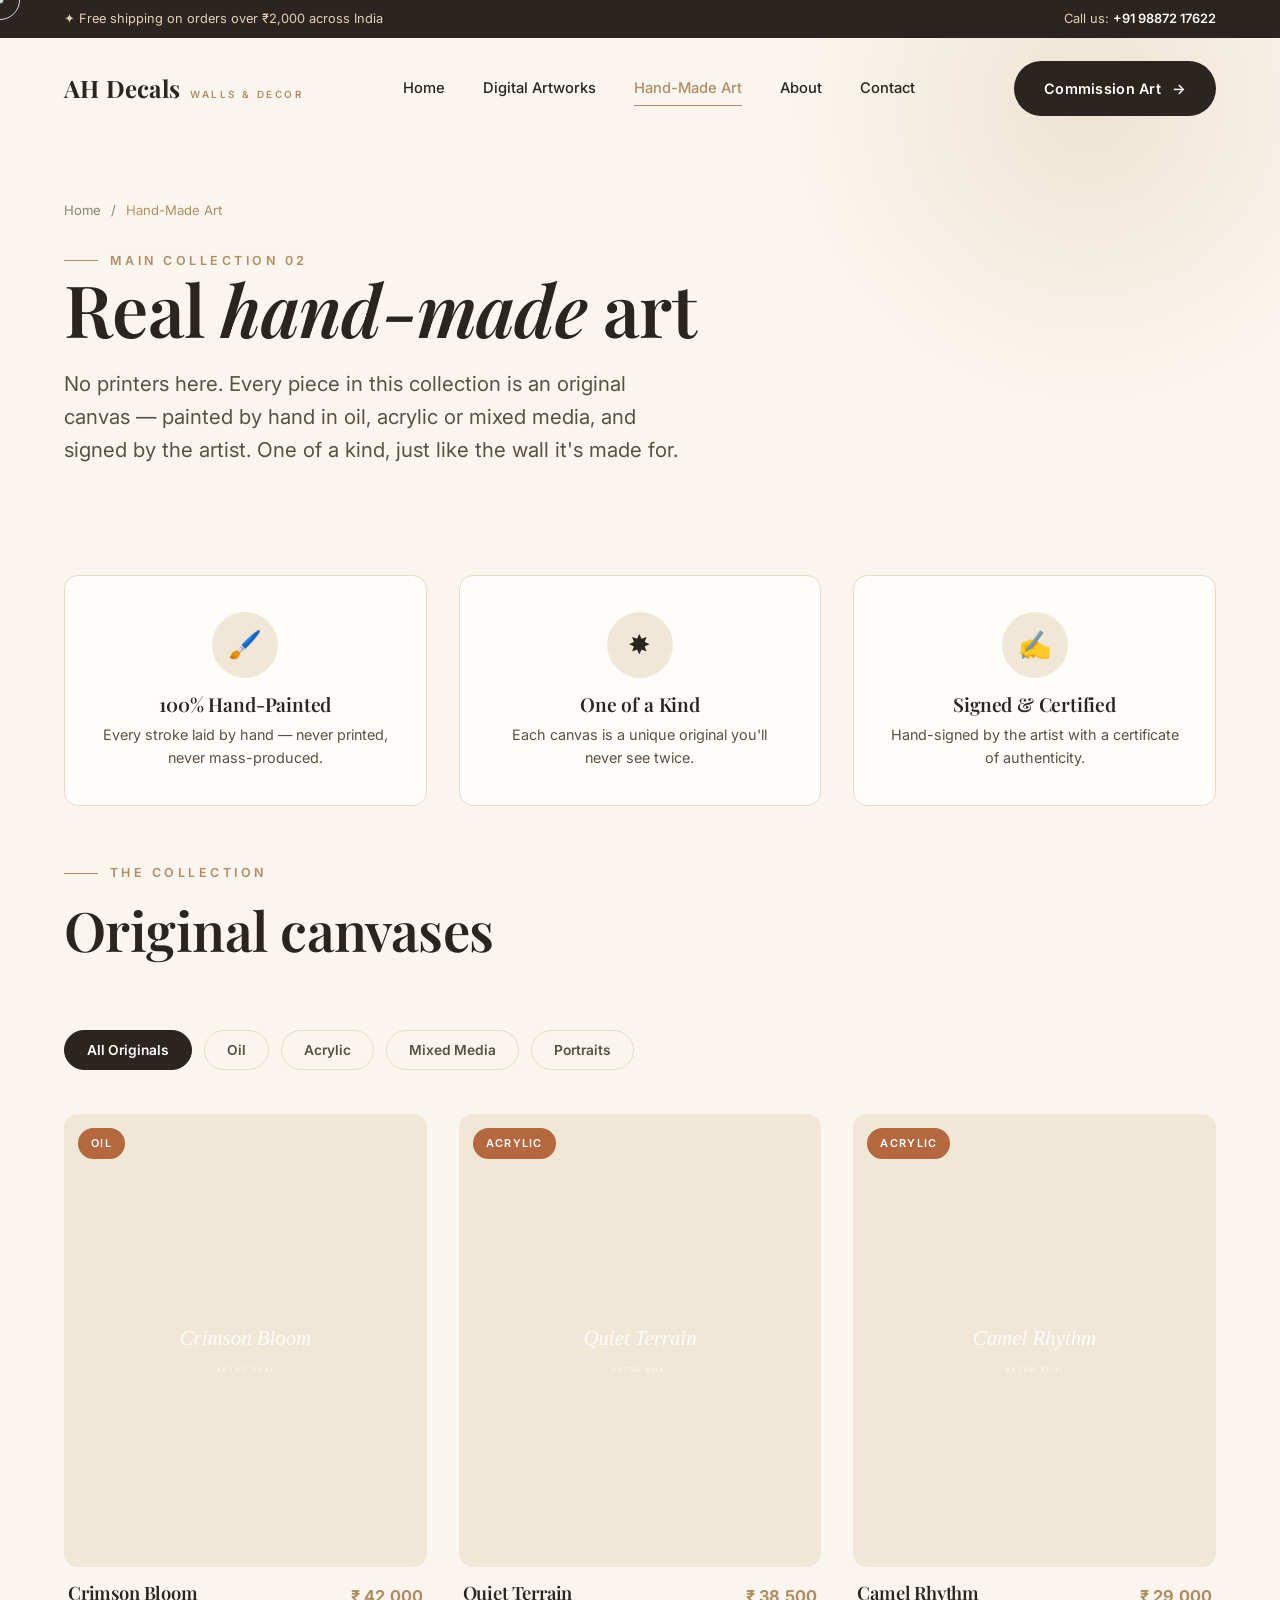
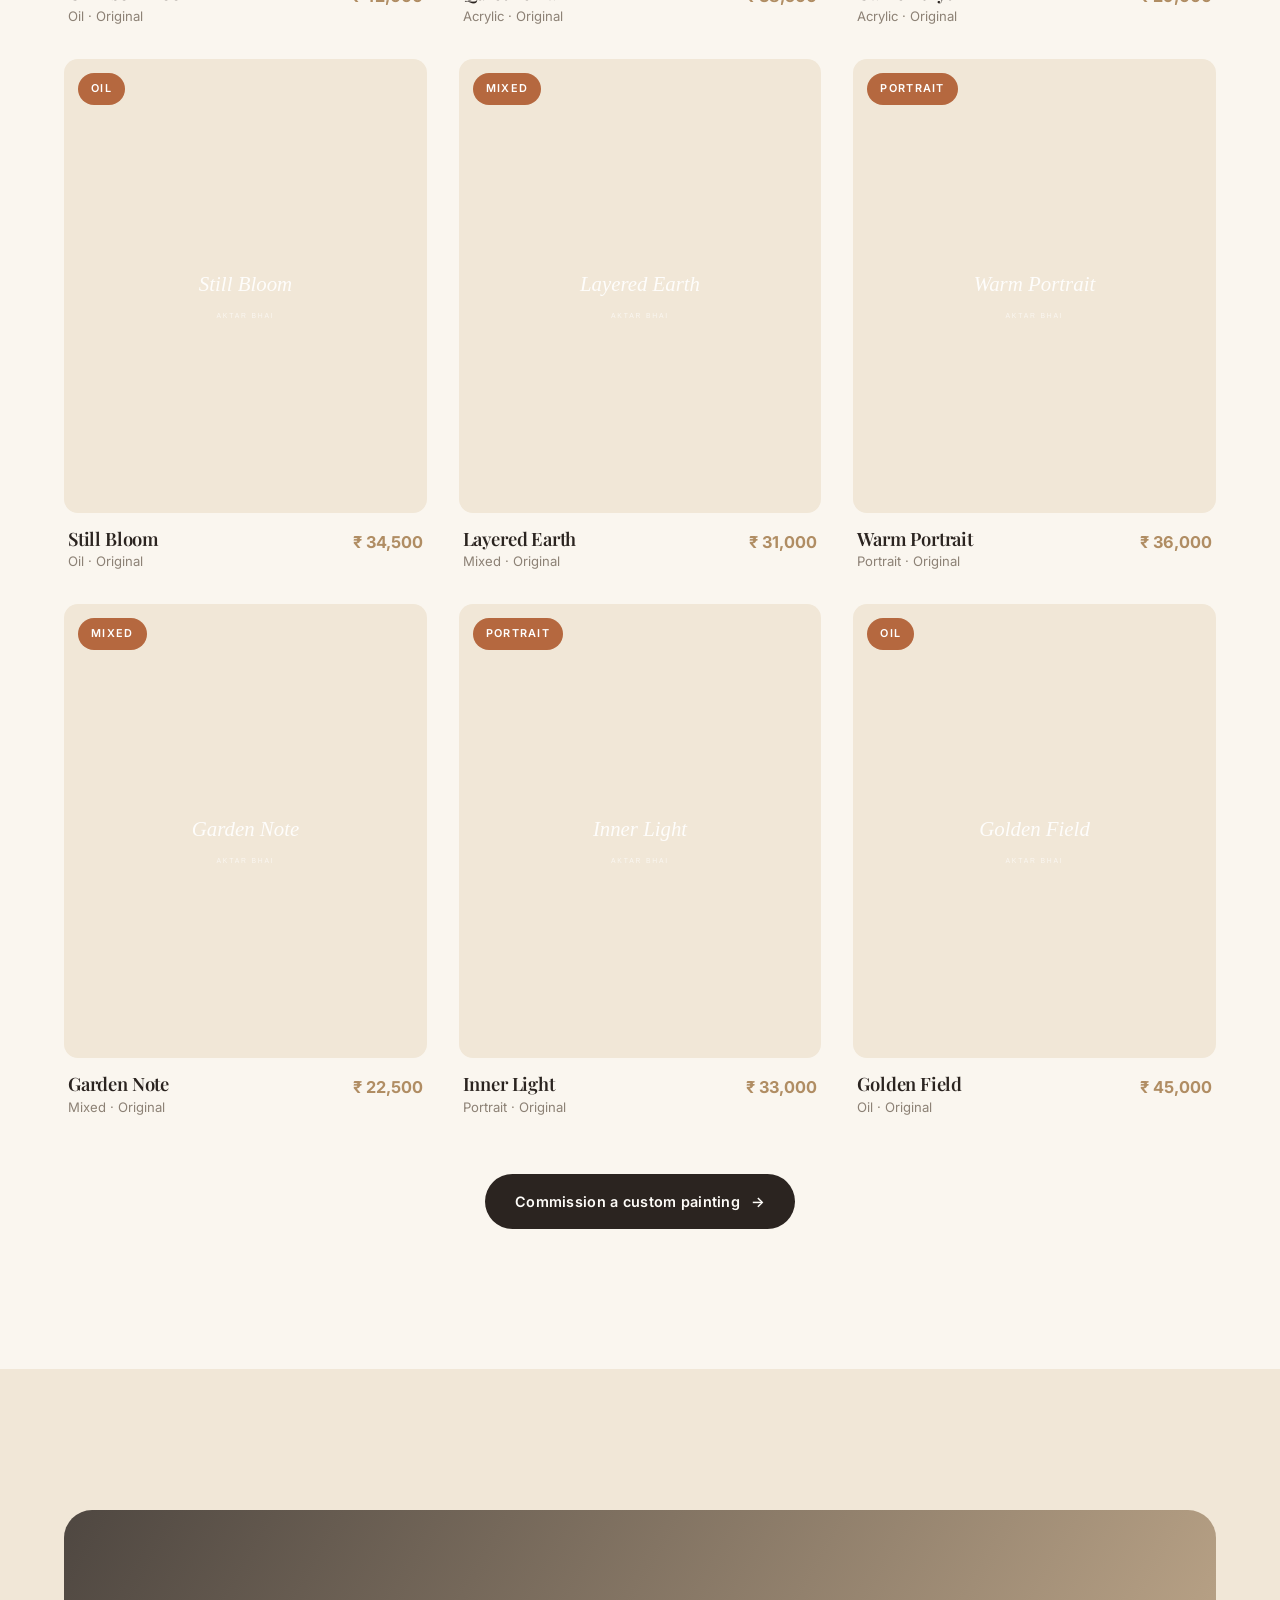
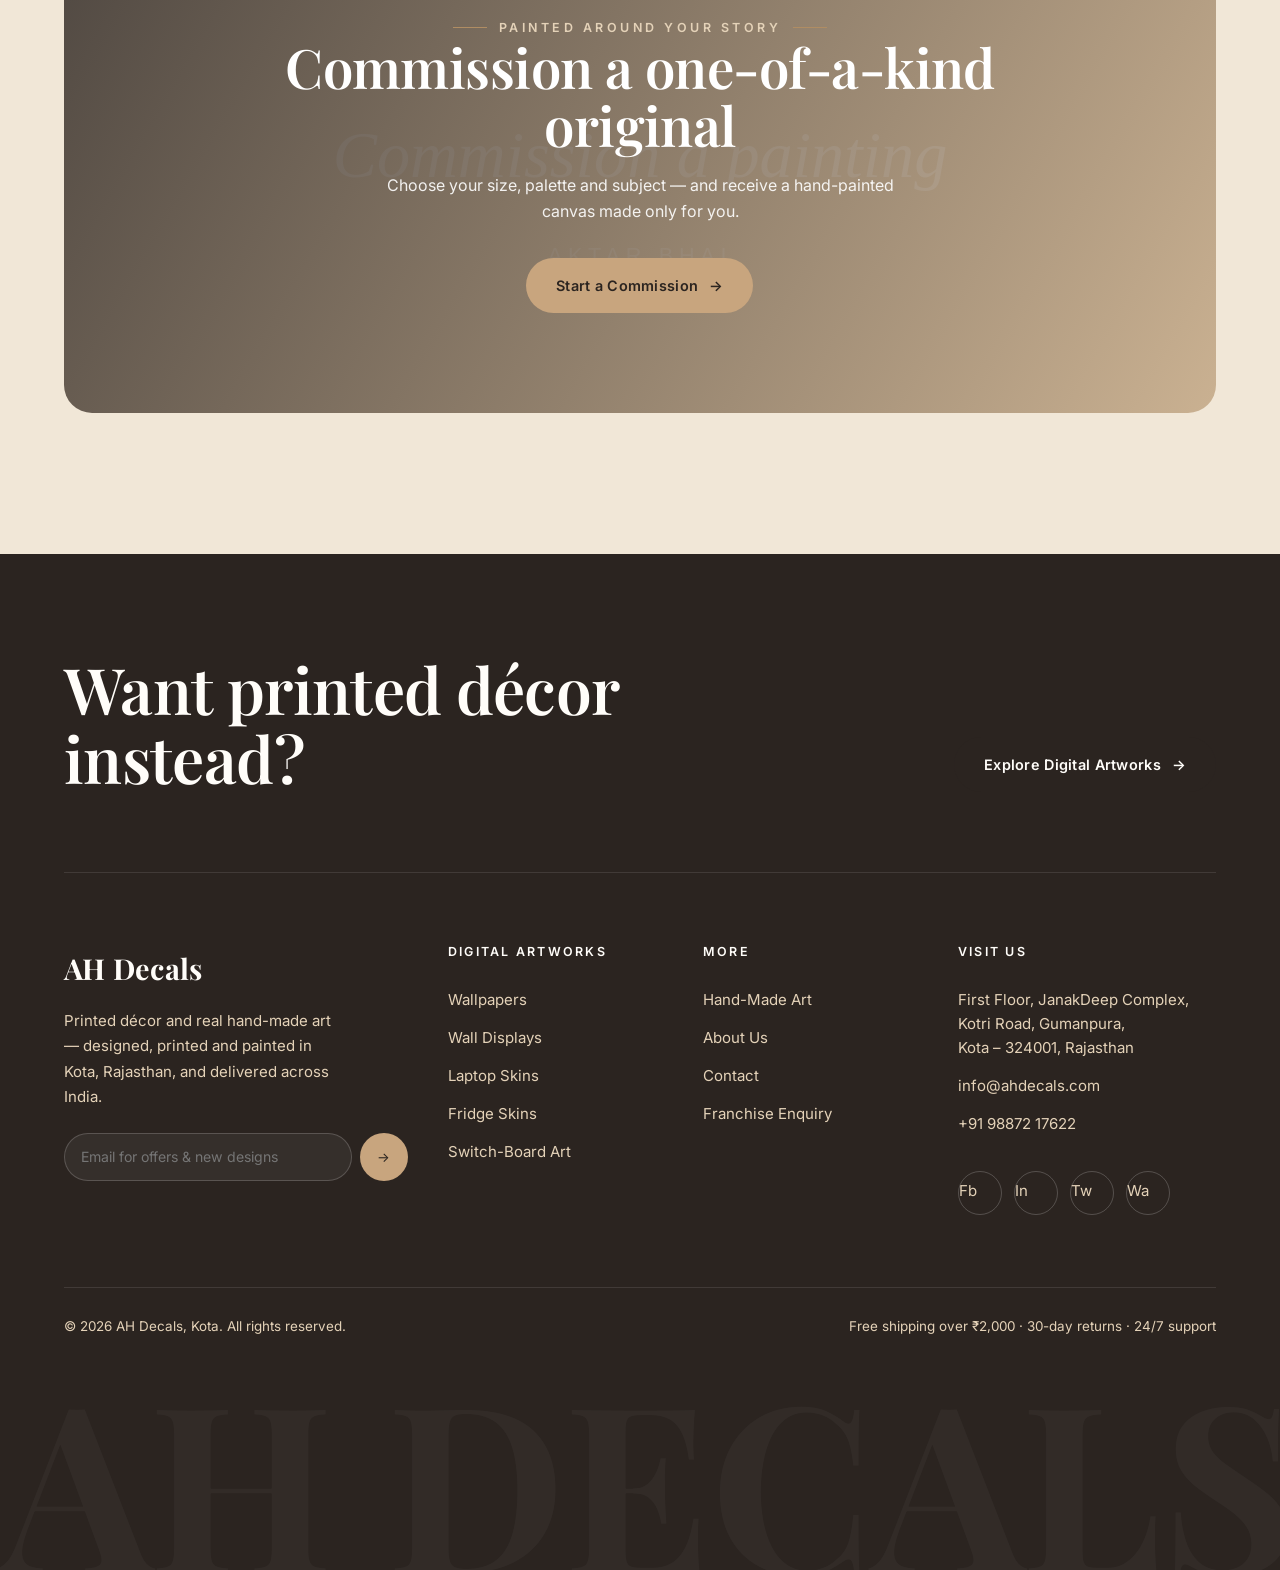
<file: handmade-art.html>
<!DOCTYPE html>
<html lang="en">
<head>
  <meta charset="UTF-8" />
  <meta name="viewport" content="width=device-width, initial-scale=1.0" />
  <title>Hand-Made Art — AH Decals | Real Original Paintings</title>
  <meta name="description" content="Real, one-of-a-kind hand-made paintings from AH Decals — original oil, acrylic and mixed-media canvases, hand-painted and signed by the artist. Commissions welcome." />
  <link rel="preconnect" href="https://fonts.googleapis.com" />
  <link rel="preconnect" href="https://fonts.gstatic.com" crossorigin />
  <link href="https://fonts.googleapis.com/css2?family=Inter:wght@400;500;600;700&family=Playfair+Display:ital,wght@0,500;0,600;0,700;1,500;1,600&display=swap" rel="stylesheet" />
  <link rel="stylesheet" href="css/style.css" />
  <link rel="icon" href="data:image/svg+xml,<svg xmlns='http://www.w3.org/2000/svg' viewBox='0 0 100 100'><rect width='100' height='100' rx='22' fill='%23C8A57E'/><text x='50' y='68' font-family='Georgia' font-size='44' font-weight='700' fill='%232B2420' text-anchor='middle'>AH</text></svg>" />
</head>
<body>

  <div class="cursor-dot"></div><div class="cursor-ring"></div><div class="scroll-progress"></div>

  <div class="topbar"><div class="container topbar-inner"><span>✦ Free shipping on orders over ₹2,000 across India</span><span class="topbar-right">Call us: <a href="tel:+919887217622">+91 98872 17622</a></span></div></div>

  <header class="nav nav-has-topbar">
    <div class="container nav-inner">
      <a href="index.html" class="brand" data-cursor><span class="brand-name">AH Decals</span><span class="brand-tag">Walls &amp; Decor</span></a>
      <nav class="nav-links">
        <a href="index.html">Home</a>
        <a href="digital-artworks.html">Digital Artworks</a>
        <a href="handmade-art.html" class="active">Hand-Made Art</a>
        <a href="about.html">About</a>
        <a href="contact.html">Contact</a>
      </nav>
      <div class="nav-cta"><a href="contact.html" class="btn btn-primary" data-magnetic>Commission Art <span class="arrow">→</span></a><button class="burger" aria-label="Menu"><span></span><span></span><span></span></button></div>
    </div>
  </header>

  <div class="mobile-menu">
    <a href="index.html">Home</a><a href="digital-artworks.html">Digital Artworks</a><a href="handmade-art.html">Hand-Made Art</a><a href="about.html">About</a><a href="contact.html">Contact</a>
    <div class="mobile-menu-foot">info@ahdecals.com · +91 98872 17622</div>
  </div>

  <section class="page-head">
    <div class="container">
      <div class="breadcrumb" data-reveal><a href="index.html">Home</a> / <span>Hand-Made Art</span></div>
      <span class="eyebrow" data-reveal>Main Collection 02</span>
      <h1 class="h1" data-reveal data-delay="1">Real <em class="serif-italic">hand-made</em> art</h1>
      <p class="lead" data-reveal data-delay="2">No printers here. Every piece in this collection is an original canvas — painted by hand in oil, acrylic or mixed media, and signed by the artist. One of a kind, just like the wall it's made for.</p>
    </div>
  </section>

  <!-- HAND-MADE PROMISE -->
  <section class="section" style="padding-top:clamp(20px,3vw,40px);padding-bottom:clamp(30px,4vw,50px);">
    <div class="container">
      <div class="grid cols-3">
        <div class="promo-card" data-reveal data-delay="1"><div class="promo-ic">🖌️</div><h4>100% Hand-Painted</h4><p>Every stroke laid by hand — never printed, never mass-produced.</p></div>
        <div class="promo-card" data-reveal data-delay="2"><div class="promo-ic">✸</div><h4>One of a Kind</h4><p>Each canvas is a unique original you'll never see twice.</p></div>
        <div class="promo-card" data-reveal data-delay="3"><div class="promo-ic">✍️</div><h4>Signed &amp; Certified</h4><p>Hand-signed by the artist with a certificate of authenticity.</p></div>
      </div>
    </div>
  </section>

  <!-- PRODUCT GRID -->
  <section class="section" style="padding-top:0;">
    <div class="container">
      <div class="section-head" data-reveal><span class="eyebrow">The Collection</span><h2 class="h2" style="margin-top:18px;">Original canvases</h2></div>
      <div class="filter-bar" data-reveal>
        <button class="active" data-filter="all">All Originals</button>
        <button data-filter="oil">Oil</button>
        <button data-filter="acrylic">Acrylic</button>
        <button data-filter="mixed">Mixed Media</button>
        <button data-filter="portrait">Portraits</button>
      </div>

      <div class="grid cols-3">
        <article class="work-card" data-cat="oil" data-reveal
          data-img="https://images.unsplash.com/photo-1578926375605-eaf7559b1458?auto=format&fit=crop&w=1000&q=80"
          data-title="Crimson Bloom" data-artist="Oil on Canvas · 36×48 in" data-price="₹ 42,000" data-tag="Oil"
          data-desc="Hand-painted in oil with a palette knife, Crimson Bloom captures movement and warmth across a 36×48 inch gallery-wrapped canvas. One original, signed on the front.">
          <div class="work-media"><span class="work-tag" style="background:var(--terra);color:#fff;">Oil</span><button class="work-fav" aria-label="Favourite">♡</button>
            <img src="https://images.unsplash.com/photo-1578926375605-eaf7559b1458?auto=format&fit=crop&w=1000&q=80" alt="Crimson Bloom" />
            <span class="work-view" data-view><span>Quick View</span></span></div>
          <div class="work-info"><div><h4>Crimson Bloom</h4><p class="artist">Oil · Original</p></div><div class="work-price">₹ 42,000</div></div>
        </article>

        <article class="work-card" data-cat="acrylic" data-reveal
          data-img="https://images.unsplash.com/photo-1515405295579-ba7b45403062?auto=format&fit=crop&w=1000&q=80"
          data-title="Quiet Terrain" data-artist="Acrylic on Canvas · 30×40 in" data-price="₹ 38,500" data-tag="Acrylic"
          data-desc="A textured landscape in muted earth tones, hand-built with layered acrylic and a meditative, slow technique.">
          <div class="work-media"><span class="work-tag" style="background:var(--terra);color:#fff;">Acrylic</span><button class="work-fav" aria-label="Favourite">♡</button>
            <img src="https://images.unsplash.com/photo-1515405295579-ba7b45403062?auto=format&fit=crop&w=1000&q=80" alt="Quiet Terrain" />
            <span class="work-view" data-view><span>Quick View</span></span></div>
          <div class="work-info"><div><h4>Quiet Terrain</h4><p class="artist">Acrylic · Original</p></div><div class="work-price">₹ 38,500</div></div>
        </article>

        <article class="work-card" data-cat="acrylic" data-reveal
          data-img="https://images.unsplash.com/photo-1536924940846-227afb31e2a5?auto=format&fit=crop&w=1000&q=80"
          data-title="Camel Rhythm" data-artist="Acrylic on Canvas · 24×36 in" data-price="₹ 29,000" data-tag="Acrylic"
          data-desc="Sweeping abstract gestures in camel, cream and charcoal — energy and stillness held in perfect balance.">
          <div class="work-media"><span class="work-tag" style="background:var(--terra);color:#fff;">Acrylic</span><button class="work-fav" aria-label="Favourite">♡</button>
            <img src="https://images.unsplash.com/photo-1536924940846-227afb31e2a5?auto=format&fit=crop&w=1000&q=80" alt="Camel Rhythm" />
            <span class="work-view" data-view><span>Quick View</span></span></div>
          <div class="work-info"><div><h4>Camel Rhythm</h4><p class="artist">Acrylic · Original</p></div><div class="work-price">₹ 29,000</div></div>
        </article>

        <article class="work-card" data-cat="oil" data-reveal
          data-img="https://images.unsplash.com/photo-1577720580479-7d839d829c73?auto=format&fit=crop&w=1000&q=80"
          data-title="Still Bloom" data-artist="Oil on Canvas · 24×30 in" data-price="₹ 34,500" data-tag="Oil"
          data-desc="A classical still life of blooms reimagined in warm camel light — thick, buttery oil impasto throughout.">
          <div class="work-media"><span class="work-tag" style="background:var(--terra);color:#fff;">Oil</span><button class="work-fav" aria-label="Favourite">♡</button>
            <img src="https://images.unsplash.com/photo-1577720580479-7d839d829c73?auto=format&fit=crop&w=1000&q=80" alt="Still Bloom" />
            <span class="work-view" data-view><span>Quick View</span></span></div>
          <div class="work-info"><div><h4>Still Bloom</h4><p class="artist">Oil · Original</p></div><div class="work-price">₹ 34,500</div></div>
        </article>

        <article class="work-card" data-cat="mixed" data-reveal
          data-img="https://images.unsplash.com/photo-1552084117-56a987666449?auto=format&fit=crop&w=1000&q=80"
          data-title="Layered Earth" data-artist="Mixed Media · 30×30 in" data-price="₹ 31,000" data-tag="Mixed"
          data-desc="Sand, paper and acrylic layered into a tactile relief — a painting that is almost a sculpture of warm earth.">
          <div class="work-media"><span class="work-tag" style="background:var(--terra);color:#fff;">Mixed</span><button class="work-fav" aria-label="Favourite">♡</button>
            <img src="https://images.unsplash.com/photo-1552084117-56a987666449?auto=format&fit=crop&w=1000&q=80" alt="Layered Earth" />
            <span class="work-view" data-view><span>Quick View</span></span></div>
          <div class="work-info"><div><h4>Layered Earth</h4><p class="artist">Mixed · Original</p></div><div class="work-price">₹ 31,000</div></div>
        </article>

        <article class="work-card" data-cat="portrait" data-reveal
          data-img="https://images.unsplash.com/photo-1579541814924-49fef17c5be5?auto=format&fit=crop&w=1000&q=80"
          data-title="Warm Portrait" data-artist="Oil on Canvas · 18×24 in" data-price="₹ 36,000" data-tag="Portrait"
          data-desc="An expressive figure study built from warm, confident oil strokes — intimate scale, museum presence.">
          <div class="work-media"><span class="work-tag" style="background:var(--terra);color:#fff;">Portrait</span><button class="work-fav" aria-label="Favourite">♡</button>
            <img src="https://images.unsplash.com/photo-1579541814924-49fef17c5be5?auto=format&fit=crop&w=1000&q=80" alt="Warm Portrait" />
            <span class="work-view" data-view><span>Quick View</span></span></div>
          <div class="work-info"><div><h4>Warm Portrait</h4><p class="artist">Portrait · Original</p></div><div class="work-price">₹ 36,000</div></div>
        </article>

        <article class="work-card" data-cat="mixed" data-reveal
          data-img="https://images.unsplash.com/photo-1490750967868-88aa4486c946?auto=format&fit=crop&w=1000&q=80"
          data-title="Garden Note" data-artist="Mixed Media · 20×20 in" data-price="₹ 22,500" data-tag="Mixed"
          data-desc="Pressed botanical forms and acrylic glaze — a delicate, sunlit study of a garden in late camel-gold light.">
          <div class="work-media"><span class="work-tag" style="background:var(--terra);color:#fff;">Mixed</span><button class="work-fav" aria-label="Favourite">♡</button>
            <img src="https://images.unsplash.com/photo-1490750967868-88aa4486c946?auto=format&fit=crop&w=1000&q=80" alt="Garden Note" />
            <span class="work-view" data-view><span>Quick View</span></span></div>
          <div class="work-info"><div><h4>Garden Note</h4><p class="artist">Mixed · Original</p></div><div class="work-price">₹ 22,500</div></div>
        </article>

        <article class="work-card" data-cat="portrait" data-reveal
          data-img="https://images.unsplash.com/photo-1531297484001-80022131f5a1?auto=format&fit=crop&w=1000&q=80"
          data-title="Inner Light" data-artist="Oil on Canvas · 22×28 in" data-price="₹ 33,000" data-tag="Portrait"
          data-desc="A glowing abstract portrait where camel light dissolves the boundary between figure and atmosphere.">
          <div class="work-media"><span class="work-tag" style="background:var(--terra);color:#fff;">Portrait</span><button class="work-fav" aria-label="Favourite">♡</button>
            <img src="https://images.unsplash.com/photo-1531297484001-80022131f5a1?auto=format&fit=crop&w=1000&q=80" alt="Inner Light" />
            <span class="work-view" data-view><span>Quick View</span></span></div>
          <div class="work-info"><div><h4>Inner Light</h4><p class="artist">Portrait · Original</p></div><div class="work-price">₹ 33,000</div></div>
        </article>

        <article class="work-card" data-cat="oil" data-reveal
          data-img="https://images.unsplash.com/photo-1531913764164-f85c52e6e654?auto=format&fit=crop&w=1000&q=80"
          data-title="Golden Field" data-artist="Oil on Canvas · 40×30 in" data-price="₹ 45,000" data-tag="Oil"
          data-desc="A sweeping field at golden hour, hand-painted in rich oil — warmth you can almost feel radiating off the canvas.">
          <div class="work-media"><span class="work-tag" style="background:var(--terra);color:#fff;">Oil</span><button class="work-fav" aria-label="Favourite">♡</button>
            <img src="https://images.unsplash.com/photo-1531913764164-f85c52e6e654?auto=format&fit=crop&w=1000&q=80" alt="Golden Field" />
            <span class="work-view" data-view><span>Quick View</span></span></div>
          <div class="work-info"><div><h4>Golden Field</h4><p class="artist">Oil · Original</p></div><div class="work-price">₹ 45,000</div></div>
        </article>
      </div>

      <div class="text-center mt-l" data-reveal>
        <a href="contact.html" class="btn btn-primary" data-magnetic>Commission a custom painting <span class="arrow">→</span></a>
      </div>
    </div>
  </section>

  <!-- CTA -->
  <section class="section bg-tint">
    <div class="container">
      <div class="cta-band" data-reveal="scale">
        <img src="https://images.unsplash.com/photo-1579783902614-a3fb3927b6a5?auto=format&fit=crop&w=1600&q=80" alt="Commission a painting" />
        <span class="eyebrow center" style="color:var(--camel-soft);">Painted Around Your Story</span>
        <h2 class="h2">Commission a one-of-a-kind original</h2>
        <p>Choose your size, palette and subject — and receive a hand-painted canvas made only for you.</p>
        <a href="contact.html" class="btn btn-primary" data-magnetic>Start a Commission <span class="arrow">→</span></a>
      </div>
    </div>
  </section>

  <!-- FOOTER -->
  <footer class="footer">
    <div class="container">
      <div class="footer-cta"><h2>Want printed décor instead?</h2><a href="digital-artworks.html" class="btn btn-primary" data-magnetic>Explore Digital Artworks <span class="arrow">→</span></a></div>
      <div class="footer-cols">
        <div class="footer-col footer-brand">
          <span class="brand-name" style="font-family:var(--font-display);font-weight:700;">AH Decals</span>
          <p>Printed décor and real hand-made art — designed, printed and painted in Kota, Rajasthan, and delivered across India.</p>
          <form class="footer-news" data-form="news"><input type="email" placeholder="Email for offers &amp; new designs" required /><button type="submit" aria-label="Subscribe">→</button></form>
        </div>
        <div class="footer-col"><h4>Digital Artworks</h4><a href="digital-artworks.html#wallpaper">Wallpapers</a><a href="digital-artworks.html#displays">Wall Displays</a><a href="digital-artworks.html#laptop">Laptop Skins</a><a href="digital-artworks.html#fridge">Fridge Skins</a><a href="digital-artworks.html#board">Switch-Board Art</a></div>
        <div class="footer-col"><h4>More</h4><a href="handmade-art.html">Hand-Made Art</a><a href="about.html">About Us</a><a href="contact.html">Contact</a><a href="contact.html">Franchise Enquiry</a></div>
        <div class="footer-col"><h4>Visit Us</h4><p>First Floor, JanakDeep Complex,<br>Kotri Road, Gumanpura,<br>Kota – 324001, Rajasthan</p><p>info@ahdecals.com</p><p>+91 98872 17622</p>
          <div class="socials"><a href="#" aria-label="Facebook">Fb</a><a href="#" aria-label="Instagram">In</a><a href="#" aria-label="Twitter">Tw</a><a href="#" aria-label="WhatsApp">Wa</a></div>
        </div>
      </div>
      <div class="footer-bottom"><span>© <span data-year>2026</span> AH Decals, Kota. All rights reserved.</span><span>Free shipping over ₹2,000 · 30-day returns · 24/7 support</span></div>
    </div>
    <div class="footer-watermark">AH DECALS</div>
  </footer>

  <!-- MODAL -->
  <div class="modal" data-modal>
    <div class="modal-overlay" data-close></div>
    <div class="modal-card">
      <button class="modal-close" data-close aria-label="Close">✕</button>
      <img data-m-img src="" alt="Artwork preview" />
      <div class="modal-body">
        <span class="work-tag" data-m-tag style="background:var(--terra);color:#fff;">Original</span>
        <h3 class="h3" data-m-title>Title</h3>
        <p class="m-artist" data-m-artist>Medium</p>
        <p class="m-desc" data-m-desc>Description</p>
        <div class="m-price" data-m-price>₹ 0</div>
        <div style="display:flex;gap:12px;flex-wrap:wrap;">
          <button class="btn btn-primary" data-magnetic onclick="showToast('Added to cart — checkout coming soon ✦')">Add to Collection <span class="arrow">→</span></button>
          <a href="contact.html" class="btn btn-outline">Enquire</a>
        </div>
      </div>
    </div>
  </div>

  <div class="toast"><span class="dot"></span><span class="toast-msg"></span></div>
  <button class="to-top" aria-label="Back to top">↑</button>
  <script src="js/main.js"></script>
</body>
</html>
</file>
<file: css/style.css>
/* ===================================================================
   AKTAR BHAI — ART STUDIO
   Design System + Components + Animations
   Primary: Light Camel  |  Classy / Editorial Gallery aesthetic
=================================================================== */

/* ----------  DESIGN TOKENS  ---------- */
:root {
  /* Camel palette */
  --camel:        #C8A57E;   /* primary light camel */
  --camel-deep:   #B08D63;   /* hover / darker camel */
  --camel-soft:   #E4D2B8;   /* soft camel */
  --camel-tint:   #F1E7D7;   /* tinted surface */
  --sand:         #FAF6EF;   /* page background */
  --cream:        #FFFDF9;   /* card surface */

  /* Ink / neutrals */
  --ink:          #2B2420;   /* primary text — warm charcoal */
  --ink-soft:     #5A5046;   /* secondary text */
  --ink-faint:    #8C8175;   /* muted text */
  --line:         #E6DAC8;   /* hairline borders */

  /* Accents */
  --gold:         #A9802B;   /* refined gold accent */
  --terra:        #B5683F;   /* terracotta pop */

  /* Type */
  --font-display: "Playfair Display", Georgia, serif;
  --font-body:    "Inter", "Helvetica Neue", Arial, sans-serif;

  /* Motion */
  --ease:         cubic-bezier(0.22, 1, 0.36, 1);
  --ease-out:     cubic-bezier(0.16, 1, 0.3, 1);
  --dur:          0.6s;

  /* Layout */
  --maxw:         1280px;
  --gutter:       clamp(20px, 5vw, 64px);
  --radius:       14px;
}

/* ----------  RESET  ---------- */
*,
*::before,
*::after { box-sizing: border-box; margin: 0; padding: 0; }

html {
  scroll-behavior: smooth;
  -webkit-font-smoothing: antialiased;
  text-rendering: optimizeLegibility;
}

/* Offset anchor jumps so the fixed nav doesn't cover the target */
:where([id]) { scroll-margin-top: 120px; }

body {
  font-family: var(--font-body);
  color: var(--ink);
  background: var(--sand);
  line-height: 1.6;
  overflow-x: hidden;
}

img { max-width: 100%; display: block; }
a { color: inherit; text-decoration: none; }
button { font-family: inherit; cursor: pointer; border: none; background: none; }
ul { list-style: none; }

::selection { background: var(--camel); color: #fff; }

/* Custom scrollbar */
::-webkit-scrollbar { width: 11px; }
::-webkit-scrollbar-track { background: var(--camel-tint); }
::-webkit-scrollbar-thumb { background: var(--camel); border-radius: 10px; border: 3px solid var(--camel-tint); }
::-webkit-scrollbar-thumb:hover { background: var(--camel-deep); }

/* ----------  TYPOGRAPHY  ---------- */
h1, h2, h3, h4 { font-family: var(--font-display); font-weight: 600; line-height: 1.08; color: var(--ink); letter-spacing: -0.01em; }

.h-display { font-size: clamp(2.8rem, 8vw, 6.5rem); font-weight: 700; }
.h1 { font-size: clamp(2.4rem, 6vw, 4.5rem); }
.h2 { font-size: clamp(2rem, 4.5vw, 3.4rem); }
.h3 { font-size: clamp(1.4rem, 2.5vw, 2rem); }

.eyebrow {
  font-family: var(--font-body);
  font-size: 0.78rem;
  font-weight: 600;
  letter-spacing: 0.28em;
  text-transform: uppercase;
  color: var(--camel-deep);
  display: inline-flex;
  align-items: center;
  gap: 12px;
}
.eyebrow::before {
  content: "";
  width: 34px; height: 1px;
  background: var(--camel-deep);
  display: inline-block;
}
.eyebrow.center::after {
  content: "";
  width: 34px; height: 1px;
  background: var(--camel-deep);
  display: inline-block;
}

.lead { font-size: clamp(1.05rem, 1.6vw, 1.3rem); color: var(--ink-soft); font-weight: 400; }
.serif-italic { font-family: var(--font-display); font-style: italic; }

/* ----------  LAYOUT  ---------- */
.container { width: 100%; max-width: var(--maxw); margin-inline: auto; padding-inline: var(--gutter); }
.section { padding-block: clamp(70px, 11vw, 150px); position: relative; }
.section-head { max-width: 640px; margin-bottom: clamp(40px, 6vw, 70px); }
.section-head.center { margin-inline: auto; text-align: center; }
.section-head .h2 { margin-top: 18px; }
.section-head p { margin-top: 18px; }

.grid { display: grid; gap: clamp(20px, 2.5vw, 34px); }
.cols-2 { grid-template-columns: repeat(2, 1fr); }
.cols-3 { grid-template-columns: repeat(3, 1fr); }
.cols-4 { grid-template-columns: repeat(4, 1fr); }

/* ----------  BUTTONS  ---------- */
.btn {
  position: relative;
  display: inline-flex;
  align-items: center;
  gap: 11px;
  padding: 16px 30px;
  font-size: 0.9rem;
  font-weight: 600;
  letter-spacing: 0.02em;
  border-radius: 50px;
  overflow: hidden;
  transition: color .4s var(--ease), transform .4s var(--ease), box-shadow .4s var(--ease);
  will-change: transform;
}
.btn svg, .btn .arrow { transition: transform .4s var(--ease); }
.btn:hover .arrow { transform: translateX(5px); }

.btn-primary { background: var(--ink); color: var(--cream); }
.btn-primary::after {
  content: ""; position: absolute; inset: 0; z-index: -1;
  background: var(--camel);
  transform: translateY(101%);
  transition: transform .45s var(--ease);
}
.btn-primary:hover { color: var(--ink); box-shadow: 0 16px 30px -12px rgba(176,141,99,.6); }
.btn-primary:hover::after { transform: translateY(0); }

.btn-outline { border: 1.5px solid var(--ink); color: var(--ink); }
.btn-outline::after {
  content: ""; position: absolute; inset: 0; z-index: -1;
  background: var(--ink);
  transform: scaleX(0); transform-origin: left;
  transition: transform .45s var(--ease);
}
.btn-outline:hover { color: var(--cream); }
.btn-outline:hover::after { transform: scaleX(1); }

.btn-ghost { color: var(--ink); padding-inline: 4px; }
.link-underline { position: relative; font-weight: 600; }
.link-underline::after {
  content: ""; position: absolute; left: 0; bottom: -3px;
  width: 100%; height: 1.5px; background: currentColor;
  transform: scaleX(0); transform-origin: right;
  transition: transform .4s var(--ease);
}
.link-underline:hover::after { transform: scaleX(1); transform-origin: left; }

/* ----------  PRELOADER  ---------- */
.preloader {
  position: fixed; inset: 0; z-index: 9999;
  background: var(--ink);
  display: grid; place-items: center;
  transition: opacity .6s ease, visibility .6s;
}
.preloader.done { opacity: 0; visibility: hidden; }
.preloader-inner { text-align: center; color: var(--cream); }
.preloader-mark {
  font-family: var(--font-display); font-size: 2.4rem; font-weight: 700;
  letter-spacing: .04em; overflow: hidden;
}
.preloader-bar {
  width: 180px; height: 2px; background: rgba(255,255,255,.18);
  margin: 22px auto 0; border-radius: 2px; overflow: hidden;
}
.preloader-bar span { display: block; height: 100%; width: 0; background: var(--camel); transition: width .2s linear; }
.preloader-count { margin-top: 14px; font-size: .8rem; letter-spacing: .25em; color: var(--camel-soft); }

/* ----------  CUSTOM CURSOR  ---------- */
.cursor-dot, .cursor-ring {
  position: fixed; top: 0; left: 0; z-index: 9000;
  border-radius: 50%; pointer-events: none;
  transform: translate(-50%, -50%);
  mix-blend-mode: difference;
}
.cursor-dot { width: 7px; height: 7px; background: #fff; transition: transform .12s ease; }
.cursor-ring {
  width: 40px; height: 40px; border: 1.5px solid #fff;
  transition: width .3s var(--ease), height .3s var(--ease), background .3s, opacity .3s;
}
.cursor-ring.hover { width: 64px; height: 64px; background: rgba(255,255,255,.12); }
@media (hover: none) { .cursor-dot, .cursor-ring { display: none; } }

/* ----------  NAVBAR  ---------- */
.nav {
  position: fixed; top: 0; left: 0; width: 100%; z-index: 1000;
  padding-block: 22px;
  transition: padding .4s var(--ease), background .4s, box-shadow .4s, backdrop-filter .4s;
}
.nav.scrolled {
  top: 0;
  padding-block: 13px;
  background: rgba(250,246,239,.82);
  backdrop-filter: blur(14px);
  box-shadow: 0 1px 0 var(--line), 0 12px 30px -22px rgba(43,36,32,.4);
}
.nav-inner { display: flex; align-items: center; justify-content: space-between; gap: 24px; }
.brand { display: flex; align-items: baseline; gap: 10px; font-family: var(--font-display); }
.brand-name { font-size: 1.5rem; font-weight: 700; letter-spacing: .01em; }
.brand-tag { font-family: var(--font-body); font-size: .62rem; font-weight: 600; letter-spacing: .25em; text-transform: uppercase; color: var(--camel-deep); }

.nav-links { display: flex; align-items: center; gap: 38px; }
.nav-links a { font-size: .92rem; font-weight: 500; position: relative; padding-block: 6px; }
.nav-links a::after {
  content: ""; position: absolute; left: 0; bottom: 0; width: 100%; height: 1.5px;
  background: var(--camel-deep); transform: scaleX(0); transform-origin: right;
  transition: transform .35s var(--ease);
}
.nav-links a:hover::after, .nav-links a.active::after { transform: scaleX(1); transform-origin: left; }
.nav-links a.active { color: var(--camel-deep); }

/* Over-hero state: light nav text + soft scrim for contrast against the hero image (home page) */
.nav-over-hero:not(.scrolled)::before { content: ""; position: absolute; inset: 0; z-index: -1; pointer-events: none; background: linear-gradient(180deg, rgba(43,36,32,.5) 0%, rgba(43,36,32,.12) 60%, rgba(43,36,32,0) 100%); }
.nav-over-hero:not(.scrolled) .brand-name { color: #fff; }
.nav-over-hero:not(.scrolled) .brand-tag { color: var(--camel-soft); }
.nav-over-hero:not(.scrolled) .nav-links a { color: rgba(255,255,255,.94); }
.nav-over-hero:not(.scrolled) .nav-links a.active { color: #fff; }
.nav-over-hero:not(.scrolled) .nav-links a::after { background: var(--camel-soft); }
.nav-over-hero:not(.scrolled) .burger span { background: #fff; }

.nav-cta { display: flex; align-items: center; gap: 18px; }
.burger { display: none; flex-direction: column; gap: 5px; width: 30px; height: 22px; justify-content: center; }
.burger span { display: block; height: 2px; width: 100%; background: var(--ink); border-radius: 2px; transition: transform .4s var(--ease), opacity .3s; }
.burger.open span:nth-child(1) { transform: translateY(7px) rotate(45deg); }
.burger.open span:nth-child(2) { opacity: 0; }
.burger.open span:nth-child(3) { transform: translateY(-7px) rotate(-45deg); }

/* Mobile menu */
.mobile-menu {
  position: fixed; inset: 0; z-index: 999;
  background: var(--ink);
  display: flex; flex-direction: column; justify-content: center;
  padding: var(--gutter);
  clip-path: circle(0% at 100% 0);
  transition: clip-path .7s var(--ease);
  pointer-events: none;
}
.mobile-menu.open { clip-path: circle(150% at 100% 0); pointer-events: all; }
.mobile-menu a {
  font-family: var(--font-display); font-size: clamp(2rem, 9vw, 3.4rem);
  color: var(--cream); padding-block: 10px;
  opacity: 0; transform: translateY(28px);
  transition: opacity .5s var(--ease), transform .5s var(--ease), color .3s;
}
.mobile-menu a:hover { color: var(--camel); }
.mobile-menu.open a { opacity: 1; transform: translateY(0); }
.mobile-menu.open a:nth-child(1) { transition-delay: .15s; }
.mobile-menu.open a:nth-child(2) { transition-delay: .22s; }
.mobile-menu.open a:nth-child(3) { transition-delay: .29s; }
.mobile-menu.open a:nth-child(4) { transition-delay: .36s; }
.mobile-menu.open a:nth-child(5) { transition-delay: .43s; }
.mobile-menu-foot { margin-top: 46px; color: var(--camel-soft); font-size: .85rem; letter-spacing: .04em; }

/* ----------  TOP ANNOUNCEMENT BAR  ---------- */
.topbar { position: fixed; top: 0; left: 0; width: 100%; z-index: 1001; background: var(--ink); color: var(--camel-soft); font-size: .8rem; padding: 9px 0; transition: transform .45s var(--ease); }
.topbar-inner { display: flex; justify-content: space-between; align-items: center; gap: 16px; }
.topbar a { color: var(--cream); font-weight: 600; }
.topbar a:hover { color: var(--camel); }
.topbar.hide { transform: translateY(-100%); }
.nav-has-topbar { top: 39px; }
@media (max-width: 640px) { .topbar { font-size: .72rem; } .topbar-right { display: none; } .topbar-inner { justify-content: center; } }

/* ----------  SKU TYPE TILES (shop by category)  ---------- */
.type-grid { display: grid; grid-template-columns: repeat(4, 1fr); gap: clamp(16px, 1.8vw, 26px); }
.type-tile { position: relative; border-radius: var(--radius); overflow: hidden; aspect-ratio: 1 / 1; display: flex; align-items: flex-end; color: #fff; isolation: isolate; }
.type-tile img { position: absolute; inset: 0; width: 100%; height: 100%; object-fit: cover; z-index: -2; transition: transform .85s var(--ease); }
.type-tile::after { content: ""; position: absolute; inset: 0; z-index: -1; background: linear-gradient(180deg, rgba(43,36,32,0) 32%, rgba(43,36,32,.55) 70%, rgba(43,36,32,.9) 100%); transition: background .5s; }
.type-tile:hover img { transform: scale(1.09); }
.type-tile:hover::after { background: linear-gradient(180deg, rgba(43,36,32,.1) 10%, rgba(43,36,32,.92) 100%); }
.type-tile-body { padding: clamp(15px, 1.8vw, 22px); width: 100%; }
.type-tile h4 { color: #fff; font-family: var(--font-display); font-size: clamp(1.05rem, 1.5vw, 1.35rem); line-height: 1.1; }
.type-tile-body span { display: block; font-size: .74rem; color: var(--camel-soft); letter-spacing: .04em; margin-top: 4px; }
.type-tile .tt-arrow { position: absolute; top: 14px; right: 14px; width: 38px; height: 38px; border-radius: 50%; background: rgba(255,253,249,.92); color: var(--ink); display: grid; place-items: center; transform: translateY(-8px) scale(.9); opacity: 0; transition: all .4s var(--ease); z-index: 2; }
.type-tile:hover .tt-arrow { opacity: 1; transform: translateY(0) scale(1); }
.type-tile .tt-badge { position: absolute; top: 14px; left: 14px; z-index: 2; background: var(--camel); color: var(--ink); font-size: .64rem; font-weight: 700; letter-spacing: .1em; text-transform: uppercase; padding: 6px 11px; border-radius: 40px; }
@media (max-width: 900px) { .type-grid { grid-template-columns: repeat(3, 1fr); } }
@media (max-width: 640px) { .type-grid { grid-template-columns: 1fr 1fr; } }

/* ----------  THEME CLOUD (wallpaper themes)  ---------- */
.theme-cloud { display: flex; flex-wrap: wrap; gap: 12px; }
.theme-cloud span { padding: 12px 22px; border-radius: 50px; border: 1.5px solid var(--line); background: var(--cream); font-weight: 600; font-size: .92rem; color: var(--ink-soft); cursor: default; transition: all .35s var(--ease); }
.theme-cloud span:hover { background: var(--camel); border-color: var(--camel); color: var(--ink); transform: translateY(-4px); box-shadow: 0 14px 26px -14px rgba(176,141,99,.6); }

/* ----------  PROMO / WHY-CHOOSE CARDS  ---------- */
.promo-card { background: var(--cream); border: 1px solid var(--line); border-radius: var(--radius); padding: clamp(26px,3vw,36px); text-align: center; transition: transform .5s var(--ease), box-shadow .5s, border-color .3s; }
.promo-card:hover { transform: translateY(-8px); box-shadow: 0 28px 50px -28px rgba(176,141,99,.5); border-color: var(--camel-soft); }
.promo-ic { font-size: 1.7rem; width: 66px; height: 66px; margin: 0 auto 16px; border-radius: 50%; background: var(--camel-tint); display: grid; place-items: center; transition: background .4s, transform .4s var(--ease); }
.promo-card:hover .promo-ic { background: var(--camel); transform: rotate(-8deg) scale(1.06); }
.promo-card h4 { font-family: var(--font-display); font-size: 1.2rem; margin-bottom: 8px; }
.promo-card p { font-size: .9rem; color: var(--ink-soft); }

/* ----------  HERO  ---------- */
.hero { position: relative; min-height: 100svh; display: flex; align-items: flex-end; padding-top: clamp(130px, 16vh, 190px); padding-bottom: clamp(50px, 8vw, 90px); overflow: hidden; }
.hero-bg { position: absolute; inset: 0; z-index: -2; }
.hero-bg img { width: 100%; height: 100%; object-fit: cover; transform: scale(1.12); }
.hero-bg::after { content: ""; position: absolute; inset: 0; background:
  linear-gradient(95deg, rgba(43,36,32,.62) 0%, rgba(43,36,32,.28) 45%, rgba(43,36,32,0) 80%),
  linear-gradient(180deg, rgba(43,36,32,.34) 0%, rgba(43,36,32,.12) 32%, rgba(43,36,32,.45) 78%, rgba(43,36,32,.72) 100%); }
.hero-grain { position: absolute; inset: 0; z-index: -1; opacity: .5; pointer-events: none;
  background-image: url("data:image/svg+xml,%3Csvg xmlns='http://www.w3.org/2000/svg' width='120' height='120'%3E%3Cfilter id='n'%3E%3CfeTurbulence type='fractalNoise' baseFrequency='.85' numOctaves='2'/%3E%3C/filter%3E%3Crect width='100%25' height='100%25' filter='url(%23n)' opacity='.5'/%3E%3C/svg%3E"); }

.hero-content { max-width: 980px; }
.hero h1 { color: #fff; text-shadow: 0 4px 40px rgba(0,0,0,.25); }
.hero .eyebrow { color: var(--camel-soft); }
.hero .eyebrow::before { background: var(--camel-soft); }
.hero-sub { color: rgba(255,255,255,.92); max-width: 540px; margin-top: 22px; font-size: clamp(1rem,1.5vw,1.2rem); }
.hero-actions { display: flex; flex-wrap: wrap; gap: 16px; margin-top: 38px; }
.hero .btn-outline { border-color: rgba(255,255,255,.7); color: #fff; }
.hero .btn-outline::after { background: #fff; }
.hero .btn-outline:hover { color: var(--ink); }

.hero-scroll { position: absolute; bottom: 34px; right: var(--gutter); display: flex; align-items: center; gap: 12px; color: #fff; font-size: .74rem; letter-spacing: .22em; text-transform: uppercase; }
.hero-scroll .line { width: 1px; height: 46px; background: rgba(255,255,255,.5); position: relative; overflow: hidden; }
.hero-scroll .line::after { content: ""; position: absolute; top: -50%; left: 0; width: 100%; height: 50%; background: #fff; animation: scrollLine 1.8s var(--ease) infinite; }
@keyframes scrollLine { 0% { top: -50%; } 100% { top: 100%; } }

/* Split-letter hero reveal */
.reveal-line { display: block; overflow: hidden; }
.reveal-line > span { display: block; transform: translateY(110%); transition: transform .9s var(--ease); }
.hero.loaded .reveal-line > span { transform: translateY(0); }
.hero.loaded .reveal-line:nth-child(2) > span { transition-delay: .12s; }
.hero.loaded .reveal-line:nth-child(3) > span { transition-delay: .24s; }
.hero-fade { opacity: 0; transform: translateY(24px); transition: opacity .8s var(--ease) .5s, transform .8s var(--ease) .5s; }
.hero.loaded .hero-fade { opacity: 1; transform: translateY(0); }

/* ----------  MARQUEE  ---------- */
.marquee { padding-block: 15px; background: var(--ink); color: var(--cream); overflow: hidden; white-space: nowrap; }
.marquee-track { display: inline-flex; gap: 42px; animation: marquee 30s linear infinite; }
.marquee:hover .marquee-track { animation-play-state: paused; }
.marquee span { font-family: var(--font-display); font-size: clamp(1rem, 1.7vw, 1.35rem); font-style: italic; display: inline-flex; align-items: center; gap: 42px; }
.marquee span::after { content: "✦"; font-style: normal; color: var(--camel); font-size: .7em; }
@keyframes marquee { to { transform: translateX(-50%); } }

/* ----------  REVEAL ANIMATIONS (scroll)  ---------- */
[data-reveal] { opacity: 0; transform: translateY(40px); transition: opacity .9s var(--ease), transform .9s var(--ease); }
[data-reveal].in { opacity: 1; transform: translateY(0); }
[data-reveal="left"]  { transform: translateX(-50px); }
[data-reveal="right"] { transform: translateX(50px); }
[data-reveal="scale"] { transform: scale(.9); }
[data-reveal="left"].in, [data-reveal="right"].in, [data-reveal="scale"].in { transform: none; }
[data-delay="1"] { transition-delay: .1s; }
[data-delay="2"] { transition-delay: .2s; }
[data-delay="3"] { transition-delay: .3s; }
[data-delay="4"] { transition-delay: .4s; }
[data-delay="5"] { transition-delay: .5s; }

/* Image clip reveal */
.img-reveal { position: relative; overflow: hidden; }
.img-reveal img { transform: scale(1.25); transition: transform 1.2s var(--ease); }
.img-reveal::after { content: ""; position: absolute; inset: 0; background: var(--camel); transform: scaleY(1); transform-origin: bottom; transition: transform .9s var(--ease); }
.img-reveal.in img { transform: scale(1); }
.img-reveal.in::after { transform: scaleY(0); }

/* ----------  CATEGORY CARDS  ---------- */
.cat-card {
  position: relative; border-radius: var(--radius); overflow: hidden;
  min-height: clamp(420px, 52vw, 600px); display: flex; align-items: flex-end;
  color: #fff; isolation: isolate;
}
.cat-card img { position: absolute; inset: 0; width: 100%; height: 100%; object-fit: cover; z-index: -2; transition: transform 1s var(--ease); }
.cat-card::after { content: ""; position: absolute; inset: 0; z-index: -1; background: linear-gradient(180deg, rgba(43,36,32,0) 30%, rgba(43,36,32,.82) 100%); transition: background .5s; }
.cat-card:hover img { transform: scale(1.08); }
.cat-card:hover::after { background: linear-gradient(180deg, rgba(43,36,32,.1) 10%, rgba(43,36,32,.88) 100%); }
.cat-card-body { padding: clamp(26px, 4vw, 44px); width: 100%; }
.cat-card .num { font-family: var(--font-display); font-style: italic; font-size: 1rem; color: var(--camel-soft); opacity: .85; }
.cat-card .h3 { color: #fff; margin: 8px 0 10px; font-size: clamp(1.6rem,2.6vw,2.3rem); }
.cat-card p { color: rgba(255,255,255,.82); max-width: 380px; font-size: .96rem; }
.cat-card .cat-go {
  margin-top: 22px; display: inline-flex; align-items: center; gap: 10px;
  font-weight: 600; font-size: .9rem; letter-spacing: .02em;
  transform: translateY(8px); opacity: .9; transition: transform .5s var(--ease), gap .4s;
}
.cat-card:hover .cat-go { gap: 16px; }
.cat-card .cat-go span { width: 38px; height: 38px; border: 1.5px solid rgba(255,255,255,.6); border-radius: 50%; display: grid; place-items: center; transition: background .4s, color .4s, border-color .4s; }
.cat-card:hover .cat-go span { background: var(--camel); border-color: var(--camel); color: var(--ink); }

/* ----------  ARTWORK GALLERY CARD  ---------- */
.work-card { position: relative; cursor: pointer; }
.work-media { border-radius: var(--radius); overflow: hidden; position: relative; aspect-ratio: 4/5; background: var(--camel-tint); }
.work-media img { width: 100%; height: 100%; object-fit: cover; transition: transform .9s var(--ease), filter .6s; }
.work-card:hover .work-media img { transform: scale(1.07); }
.work-tag { position: absolute; top: 14px; left: 14px; z-index: 2; background: rgba(255,253,249,.92); backdrop-filter: blur(4px); color: var(--ink); font-size: .68rem; font-weight: 600; letter-spacing: .12em; text-transform: uppercase; padding: 7px 13px; border-radius: 40px; }
.work-fav { position: absolute; top: 12px; right: 12px; z-index: 2; width: 40px; height: 40px; border-radius: 50%; background: rgba(255,253,249,.9); display: grid; place-items: center; opacity: 0; transform: translateY(-6px) scale(.9); transition: all .4s var(--ease); }
.work-card:hover .work-fav { opacity: 1; transform: translateY(0) scale(1); }
.work-fav:hover { background: var(--terra); color: #fff; }
.work-view { position: absolute; inset: 0; display: grid; place-items: center; z-index: 2; opacity: 0; transition: opacity .4s; }
.work-view span { padding: 13px 24px; background: var(--cream); color: var(--ink); border-radius: 40px; font-weight: 600; font-size: .85rem; transform: translateY(14px); transition: transform .5s var(--ease); box-shadow: 0 14px 30px -12px rgba(0,0,0,.4); }
.work-card:hover .work-view { opacity: 1; }
.work-card:hover .work-view span { transform: translateY(0); }
.work-info { display: flex; justify-content: space-between; align-items: flex-start; gap: 14px; padding: 16px 4px 0; }
.work-info h4 { font-family: var(--font-display); font-size: 1.15rem; font-weight: 600; }
.work-info .artist { font-size: .82rem; color: var(--ink-faint); margin-top: 3px; }
.work-price { font-weight: 700; color: var(--camel-deep); white-space: nowrap; font-size: 1.02rem; }
.work-price small { display: block; font-weight: 500; font-size: .68rem; color: var(--ink-faint); text-align: right; }

/* ----------  FILTER BAR  ---------- */
.filter-bar { display: flex; flex-wrap: wrap; gap: 12px; margin-bottom: 44px; }
.filter-bar button { padding: 11px 22px; border-radius: 40px; border: 1.5px solid var(--line); font-size: .86rem; font-weight: 600; color: var(--ink-soft); transition: all .35s var(--ease); }
.filter-bar button:hover { border-color: var(--camel); color: var(--ink); }
.filter-bar button.active { background: var(--ink); border-color: var(--ink); color: var(--cream); }

/* ----------  STATS  ---------- */
.stats { display: grid; grid-template-columns: repeat(4, 1fr); gap: 30px; }
.stat { text-align: center; }
.stat .num { font-family: var(--font-display); font-size: clamp(2.6rem, 5vw, 4rem); font-weight: 700; color: var(--ink); line-height: 1; }
.stat .num .plus { color: var(--camel); }
.stat p { margin-top: 12px; font-size: .82rem; letter-spacing: .14em; text-transform: uppercase; color: var(--ink-faint); font-weight: 600; }

/* ----------  SPLIT / ABOUT  ---------- */
.split { display: grid; grid-template-columns: 1fr 1fr; gap: clamp(34px, 6vw, 80px); align-items: center; }
.split-media { position: relative; }
.split-media .badge {
  position: absolute; bottom: -26px; right: -26px; z-index: 3;
  width: clamp(120px, 16vw, 160px); height: clamp(120px, 16vw, 160px); border-radius: 50%;
  background: var(--camel); color: var(--ink); display: grid; place-items: center; text-align: center;
  font-family: var(--font-display); font-weight: 700; padding: 18px;
  box-shadow: 0 24px 50px -18px rgba(176,141,99,.7);
  animation: spinBadge 18s linear infinite;
}
@keyframes spinBadge { to { transform: rotate(360deg); } }
.badge .badge-spin { animation: spinBadge 16s linear infinite reverse; }

.feature-list { margin-top: 30px; display: grid; gap: 4px; }
.feature-list li { display: flex; gap: 16px; align-items: flex-start; padding: 18px 0; border-top: 1px solid var(--line); }
.feature-list li:last-child { border-bottom: 1px solid var(--line); }
.feature-list .ic { flex: none; width: 46px; height: 46px; border-radius: 12px; background: var(--camel-tint); color: var(--camel-deep); display: grid; place-items: center; font-family: var(--font-display); font-weight: 700; }
.feature-list h4 { font-family: var(--font-body); font-size: 1.02rem; font-weight: 700; }
.feature-list p { font-size: .9rem; color: var(--ink-soft); margin-top: 3px; }

/* ----------  PROCESS / STEPS  ---------- */
.steps { counter-reset: step; display: grid; gap: 0; }
.step { display: grid; grid-template-columns: auto 1fr auto; gap: clamp(20px,4vw,50px); align-items: center; padding: clamp(26px,4vw,42px) 0; border-top: 1px solid var(--line); transition: padding-left .5s var(--ease); position: relative; }
.step::before { counter-increment: step; content: counter(step, decimal-leading-zero); font-family: var(--font-display); font-size: clamp(1.6rem,3vw,2.4rem); color: var(--camel); font-weight: 700; }
.step:last-child { border-bottom: 1px solid var(--line); }
.step:hover { padding-left: 16px; }
.step h3 { font-size: clamp(1.3rem,2.2vw,1.8rem); }
.step p { color: var(--ink-soft); max-width: 460px; margin-top: 8px; }
.step-img { width: 0; height: 90px; overflow: hidden; border-radius: 10px; opacity: 0; transition: width .5s var(--ease), opacity .5s; }
.step:hover .step-img { width: 130px; opacity: 1; }
.step-img img { width: 130px; height: 90px; object-fit: cover; }

/* ----------  TESTIMONIALS  ---------- */
.quote-card { background: var(--cream); border: 1px solid var(--line); border-radius: var(--radius); padding: clamp(28px,4vw,40px); position: relative; transition: transform .5s var(--ease), box-shadow .5s; }
.quote-card:hover { transform: translateY(-8px); box-shadow: 0 30px 60px -30px rgba(176,141,99,.45); }
.quote-card .mark { font-family: var(--font-display); font-size: 4rem; line-height: .6; color: var(--camel-soft); }
.quote-card p { font-size: 1.05rem; color: var(--ink); margin: 14px 0 24px; font-style: italic; font-family: var(--font-display); }
.quote-who { display: flex; align-items: center; gap: 14px; }
.quote-who img { width: 50px; height: 50px; border-radius: 50%; object-fit: cover; }
.quote-who strong { font-family: var(--font-body); font-size: .95rem; }
.quote-who span { display: block; font-size: .8rem; color: var(--ink-faint); }
.stars { color: var(--gold); letter-spacing: 2px; font-size: .9rem; }

/* ----------  CTA BAND  ---------- */
.cta-band { position: relative; border-radius: clamp(18px,3vw,28px); overflow: hidden; padding: clamp(50px,8vw,100px) var(--gutter); text-align: center; color: #fff; isolation: isolate; }
.cta-band img { position: absolute; inset: 0; width: 100%; height: 100%; object-fit: cover; z-index: -2; }
.cta-band::after { content: ""; position: absolute; inset: 0; z-index: -1; background: linear-gradient(120deg, rgba(43,36,32,.82), rgba(176,141,99,.6)); }
.cta-band h2 { color: #fff; max-width: 760px; margin-inline: auto; }
.cta-band p { color: rgba(255,255,255,.9); max-width: 520px; margin: 18px auto 34px; }
.cta-band .btn-primary::after { background: var(--cream); }
.cta-band .btn-primary { background: var(--camel); color: var(--ink); }
.cta-band .btn-primary:hover { color: var(--ink); }

/* ----------  PAGE HEADER (inner pages)  ---------- */
.page-head { padding-top: clamp(140px, 18vw, 200px); padding-bottom: clamp(40px,6vw,70px); position: relative; overflow: hidden; }
.page-head::before { content: ""; position: absolute; top: -40%; right: -10%; width: 50vw; height: 50vw; background: radial-gradient(circle, var(--camel-soft) 0%, transparent 65%); opacity: .5; z-index: -1; }
.breadcrumb { display: flex; gap: 10px; align-items: center; font-size: .82rem; color: var(--ink-faint); margin-bottom: 22px; }
.breadcrumb a:hover { color: var(--camel-deep); }
.breadcrumb span { color: var(--camel-deep); }
.page-head h1 { max-width: 900px; }
.page-head .lead { margin-top: 20px; max-width: 620px; }

/* ----------  CONTACT  ---------- */
.contact-grid { display: grid; grid-template-columns: 1fr 1fr; gap: clamp(34px,6vw,70px); }
.field { margin-bottom: 22px; position: relative; }
.field label { display: block; font-size: .82rem; font-weight: 600; letter-spacing: .04em; margin-bottom: 9px; color: var(--ink-soft); }
.field input, .field textarea, .field select {
  width: 100%; padding: 15px 18px; border: 1.5px solid var(--line); border-radius: 12px;
  background: var(--cream); font-family: inherit; font-size: .95rem; color: var(--ink);
  transition: border-color .35s, box-shadow .35s, background .35s;
}
.field input:focus, .field textarea:focus, .field select:focus { outline: none; border-color: var(--camel); box-shadow: 0 0 0 4px rgba(200,165,126,.18); background: #fff; }
.field textarea { resize: vertical; min-height: 130px; }
.contact-info-card { background: var(--ink); color: var(--cream); border-radius: var(--radius); padding: clamp(30px,4vw,46px); height: 100%; }
.contact-info-card h3 { color: #fff; }
.contact-info-card .ci-row { display: flex; gap: 16px; padding: 22px 0; border-bottom: 1px solid rgba(255,255,255,.12); }
.contact-info-card .ci-row:last-child { border-bottom: none; }
.contact-info-card .ci-ic { flex: none; width: 44px; height: 44px; border-radius: 50%; background: rgba(200,165,126,.2); color: var(--camel); display: grid; place-items: center; }
.contact-info-card .ci-row span { font-size: .78rem; color: var(--camel-soft); letter-spacing: .08em; text-transform: uppercase; }
.contact-info-card .ci-row strong { display: block; font-family: var(--font-body); font-weight: 500; font-size: 1.02rem; margin-top: 3px; color: #fff; }
.socials { display: flex; gap: 12px; margin-top: 28px; }
.socials a { width: 44px; height: 44px; border-radius: 50%; border: 1px solid rgba(255,255,255,.2); display: grid; place-items: center; transition: all .4s var(--ease); font-size: .9rem; }
.socials a:hover { background: var(--camel); border-color: var(--camel); color: var(--ink); transform: translateY(-4px); }

/* ----------  ACCORDION (FAQ)  ---------- */
.acc { border-top: 1px solid var(--line); }
.acc-item { border-bottom: 1px solid var(--line); }
.acc-q { width: 100%; display: flex; justify-content: space-between; align-items: center; gap: 20px; padding: 26px 4px; text-align: left; font-family: var(--font-display); font-size: clamp(1.1rem,1.8vw,1.4rem); font-weight: 600; color: var(--ink); transition: color .3s; }
.acc-q:hover { color: var(--camel-deep); }
.acc-q .pm { flex: none; width: 36px; height: 36px; border-radius: 50%; border: 1.5px solid var(--line); display: grid; place-items: center; position: relative; transition: all .4s var(--ease); }
.acc-q .pm::before, .acc-q .pm::after { content: ""; position: absolute; background: var(--ink); transition: transform .4s var(--ease), background .3s; }
.acc-q .pm::before { width: 13px; height: 2px; }
.acc-q .pm::after { width: 2px; height: 13px; }
.acc-item.open .pm { background: var(--camel); border-color: var(--camel); }
.acc-item.open .pm::after { transform: scaleY(0); }
.acc-a { max-height: 0; overflow: hidden; transition: max-height .5s var(--ease); }
.acc-a-inner { padding: 0 4px 28px; color: var(--ink-soft); max-width: 760px; }

/* ----------  FOOTER  ---------- */
.footer { background: var(--ink); color: var(--camel-soft); padding-top: clamp(60px,8vw,100px); position: relative; overflow: hidden; }
.footer-cta { display: flex; flex-wrap: wrap; justify-content: space-between; align-items: flex-end; gap: 30px; padding-bottom: clamp(50px,7vw,80px); border-bottom: 1px solid rgba(255,255,255,.1); }
.footer-cta h2 { color: var(--cream); font-size: clamp(2rem,5vw,4rem); max-width: 660px; }
.footer-cols { display: grid; grid-template-columns: 1.6fr 1fr 1fr 1.2fr; gap: 40px; padding-block: clamp(50px,7vw,72px); }
.footer h4 { color: var(--cream); font-family: var(--font-body); font-size: .78rem; letter-spacing: .18em; text-transform: uppercase; margin-bottom: 22px; font-weight: 600; }
.footer-col a, .footer-col p { display: block; color: var(--camel-soft); font-size: .94rem; padding: 7px 0; transition: color .3s, transform .3s; }
.footer-col a:hover { color: var(--cream); transform: translateX(5px); }
.footer-brand .brand-name { color: var(--cream); font-size: 1.8rem; }
.footer-brand p { padding-top: 16px; max-width: 280px; line-height: 1.7; }
.footer-news { display: flex; gap: 8px; margin-top: 16px; }
.footer-news input { flex: 1; padding: 13px 16px; border-radius: 40px; border: 1px solid rgba(255,255,255,.18); background: rgba(255,255,255,.05); color: var(--cream); font-family: inherit; font-size: .88rem; }
.footer-news input:focus { outline: none; border-color: var(--camel); }
.footer-news button { width: 48px; height: 48px; flex: none; border-radius: 50%; background: var(--camel); color: var(--ink); display: grid; place-items: center; transition: transform .4s var(--ease), background .3s; }
.footer-news button:hover { transform: rotate(45deg); background: var(--camel-soft); }
.footer-bottom { display: flex; flex-wrap: wrap; justify-content: space-between; gap: 16px; padding-block: 28px; border-top: 1px solid rgba(255,255,255,.1); font-size: .84rem; }
.footer-bottom a:hover { color: var(--cream); }
.footer-watermark { font-family: var(--font-display); font-weight: 700; font-size: clamp(4rem, 18vw, 16rem); line-height: .8; color: rgba(255,255,255,.035); text-align: center; padding-top: 20px; pointer-events: none; user-select: none; white-space: nowrap; }

/* ----------  BACK TO TOP  ---------- */
.to-top { position: fixed; bottom: 26px; right: 26px; z-index: 800; width: 52px; height: 52px; border-radius: 50%; background: var(--ink); color: var(--cream); display: grid; place-items: center; opacity: 0; visibility: hidden; transform: translateY(20px); transition: all .4s var(--ease); box-shadow: 0 14px 30px -12px rgba(0,0,0,.5); }
.to-top.show { opacity: 1; visibility: visible; transform: translateY(0); }
.to-top:hover { background: var(--camel); color: var(--ink); transform: translateY(-4px); }

/* ----------  PROGRESS BAR  ---------- */
.scroll-progress { position: fixed; top: 0; left: 0; height: 3px; background: var(--camel); width: 0; z-index: 1100; transition: width .1s linear; }

/* ----------  MODAL (Quick View)  ---------- */
.modal { position: fixed; inset: 0; z-index: 2000; display: grid; place-items: center; padding: var(--gutter); opacity: 0; visibility: hidden; transition: opacity .4s, visibility .4s; }
.modal.open { opacity: 1; visibility: visible; }
.modal-overlay { position: absolute; inset: 0; background: rgba(43,36,32,.7); backdrop-filter: blur(6px); }
.modal-card { position: relative; background: var(--cream); border-radius: var(--radius); max-width: 880px; width: 100%; display: grid; grid-template-columns: 1fr 1fr; overflow: hidden; transform: scale(.92) translateY(20px); transition: transform .5s var(--ease); max-height: 88vh; }
.modal.open .modal-card { transform: scale(1) translateY(0); }
.modal-card img { width: 100%; height: 100%; object-fit: cover; min-height: 320px; }
.modal-body { padding: clamp(28px,4vw,44px); overflow-y: auto; }
.modal-body .work-tag { position: static; display: inline-block; margin-bottom: 14px; }
.modal-body h3 { margin-bottom: 6px; }
.modal-body .m-artist { color: var(--ink-faint); margin-bottom: 18px; }
.modal-body .m-desc { color: var(--ink-soft); font-size: .95rem; margin-bottom: 22px; }
.modal-body .m-price { font-size: 1.6rem; font-weight: 700; color: var(--camel-deep); font-family: var(--font-display); margin-bottom: 22px; }
.modal-close { position: absolute; top: 16px; right: 16px; z-index: 5; width: 42px; height: 42px; border-radius: 50%; background: rgba(255,253,249,.9); display: grid; place-items: center; transition: all .3s; }
.modal-close:hover { background: var(--ink); color: var(--cream); transform: rotate(90deg); }

/* ----------  TOAST  ---------- */
.toast { position: fixed; bottom: 26px; left: 50%; z-index: 3000; background: var(--ink); color: var(--cream); padding: 15px 26px; border-radius: 50px; font-size: .9rem; font-weight: 500; display: flex; align-items: center; gap: 10px; box-shadow: 0 20px 40px -18px rgba(0,0,0,.6); transform: translate(-50%, 120px); opacity: 0; transition: transform .5s var(--ease), opacity .5s; }
.toast.show { transform: translate(-50%, 0); opacity: 1; }
.toast .dot { width: 8px; height: 8px; border-radius: 50%; background: var(--camel); }

/* ----------  UTILITIES  ---------- */
.text-center { text-align: center; }
.mt-s { margin-top: 16px; } .mt-m { margin-top: 32px; } .mt-l { margin-top: 56px; }
.bg-tint { background: var(--camel-tint); }
.bg-cream { background: var(--cream); }
.rounded { border-radius: var(--radius); overflow: hidden; }

/* ----------  RESPONSIVE  ---------- */
@media (max-width: 1024px) {
  .footer-cols { grid-template-columns: 1fr 1fr; gap: 36px; }
  .cols-4 { grid-template-columns: repeat(2, 1fr); }
  .stats { grid-template-columns: repeat(2, 1fr); gap: 40px 20px; }
}
@media (max-width: 860px) {
  .nav-links, .nav-cta .btn { display: none; }
  .burger { display: flex; }
  .split { grid-template-columns: 1fr; }
  .split-media { order: -1; }
  .split-media .badge { width: 110px; height: 110px; font-size: .8rem; right: 10px; bottom: -20px; }
  .contact-grid { grid-template-columns: 1fr; }
  .cols-3 { grid-template-columns: 1fr 1fr; }
  .modal-card { grid-template-columns: 1fr; max-height: 90vh; overflow-y: auto; }
  .modal-card img { min-height: 220px; max-height: 280px; }
  .step { grid-template-columns: auto 1fr; }
  .step-img { display: none; }
}
@media (max-width: 560px) {
  .cols-2, .cols-3, .cols-4 { grid-template-columns: 1fr; }
  .stats { grid-template-columns: 1fr 1fr; }
  .hero { align-items: center; padding-top: 100px; }
  .footer-cols { grid-template-columns: 1fr; }
  .footer-cta { flex-direction: column; align-items: flex-start; }
  .work-info h4 { font-size: 1.05rem; }
}

/* Reduced motion */
@media (prefers-reduced-motion: reduce) {
  *, *::before, *::after { animation-duration: .001ms !important; animation-iteration-count: 1 !important; transition-duration: .001ms !important; scroll-behavior: auto !important; }
  [data-reveal] { opacity: 1 !important; transform: none !important; }
}
</file>
